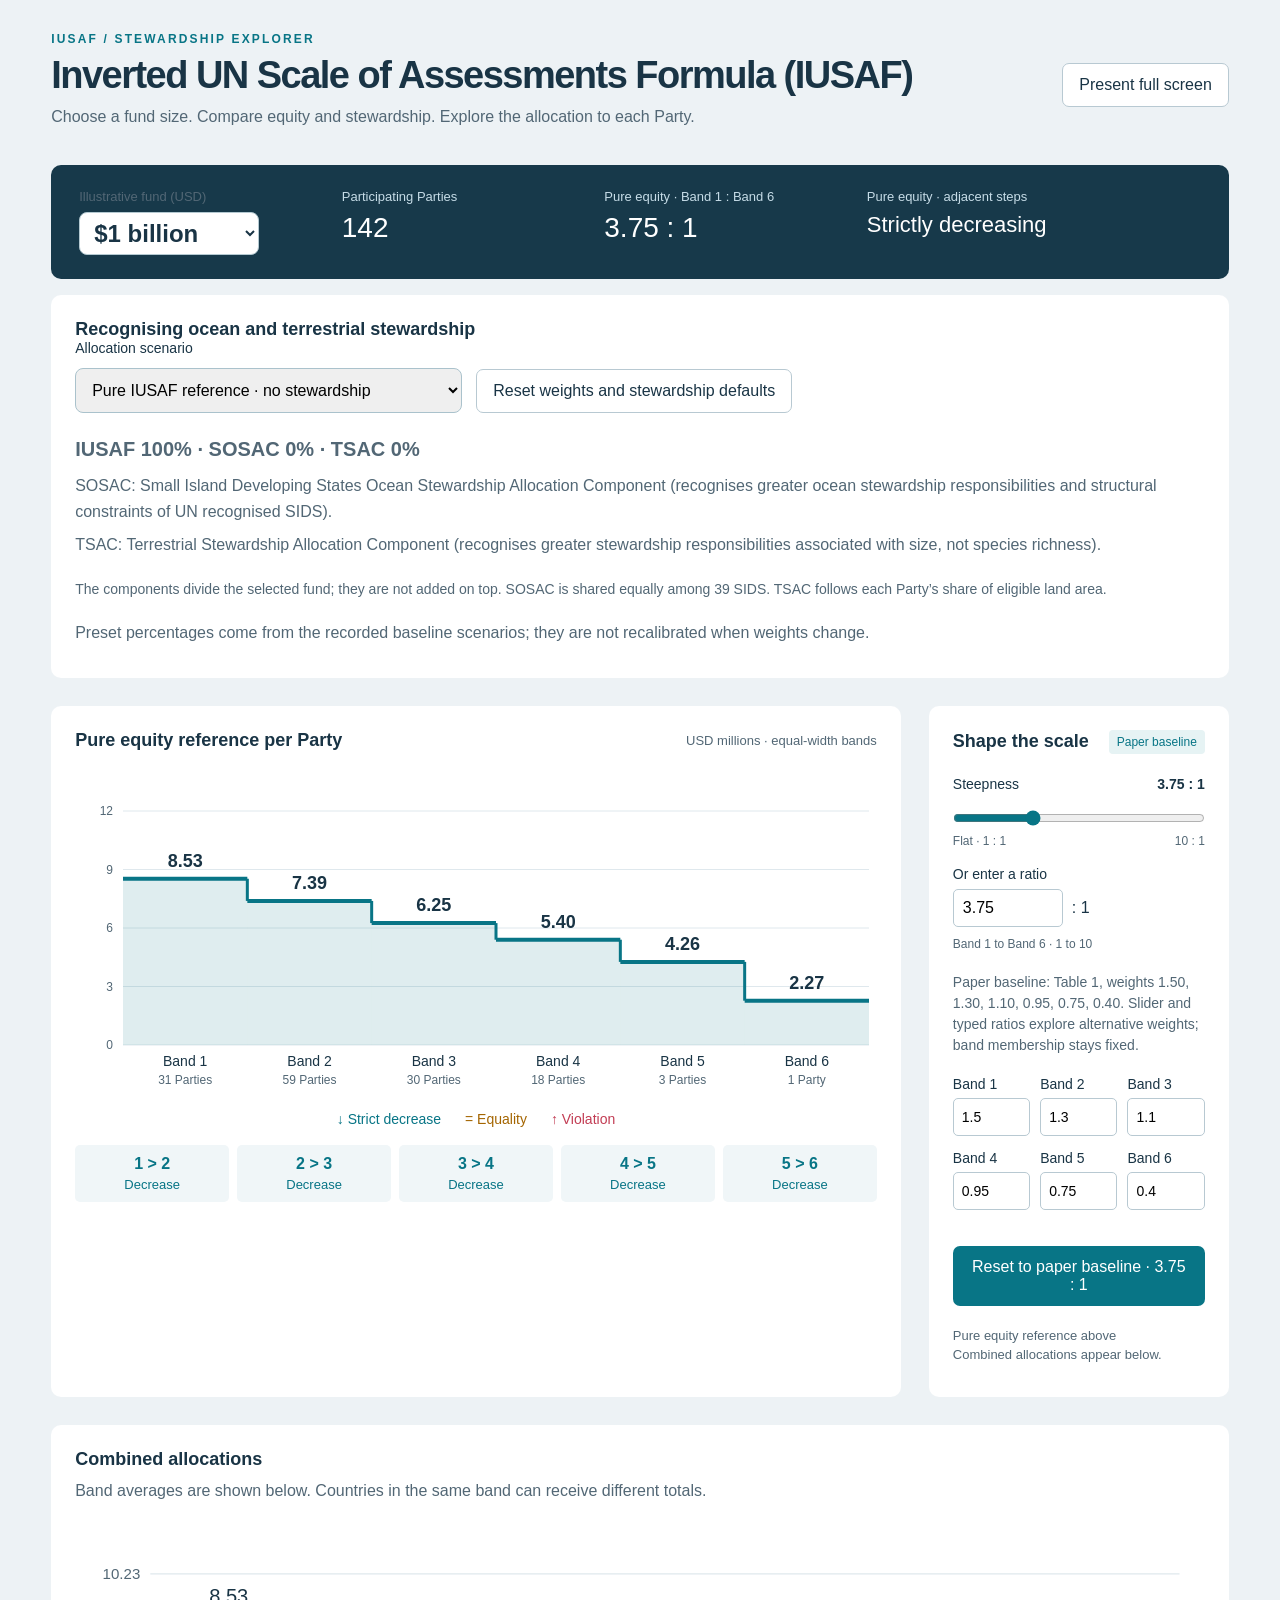
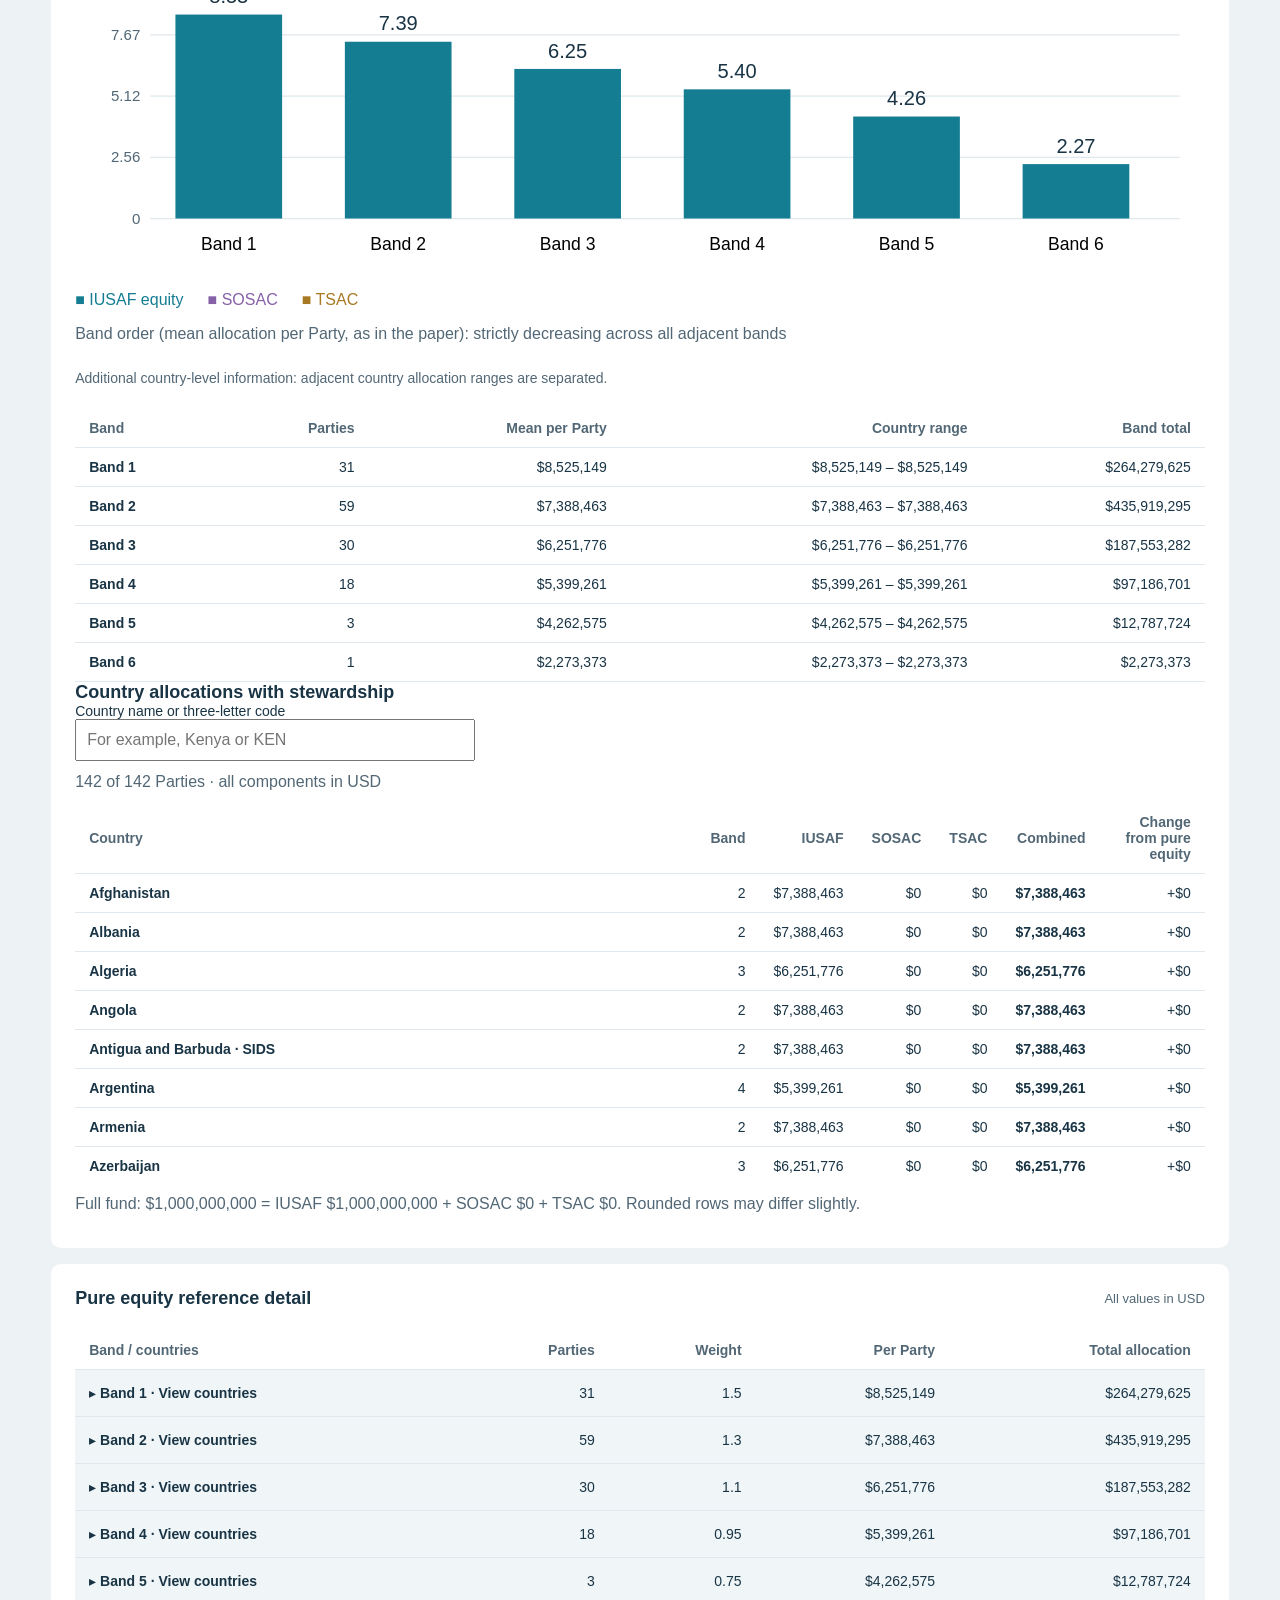
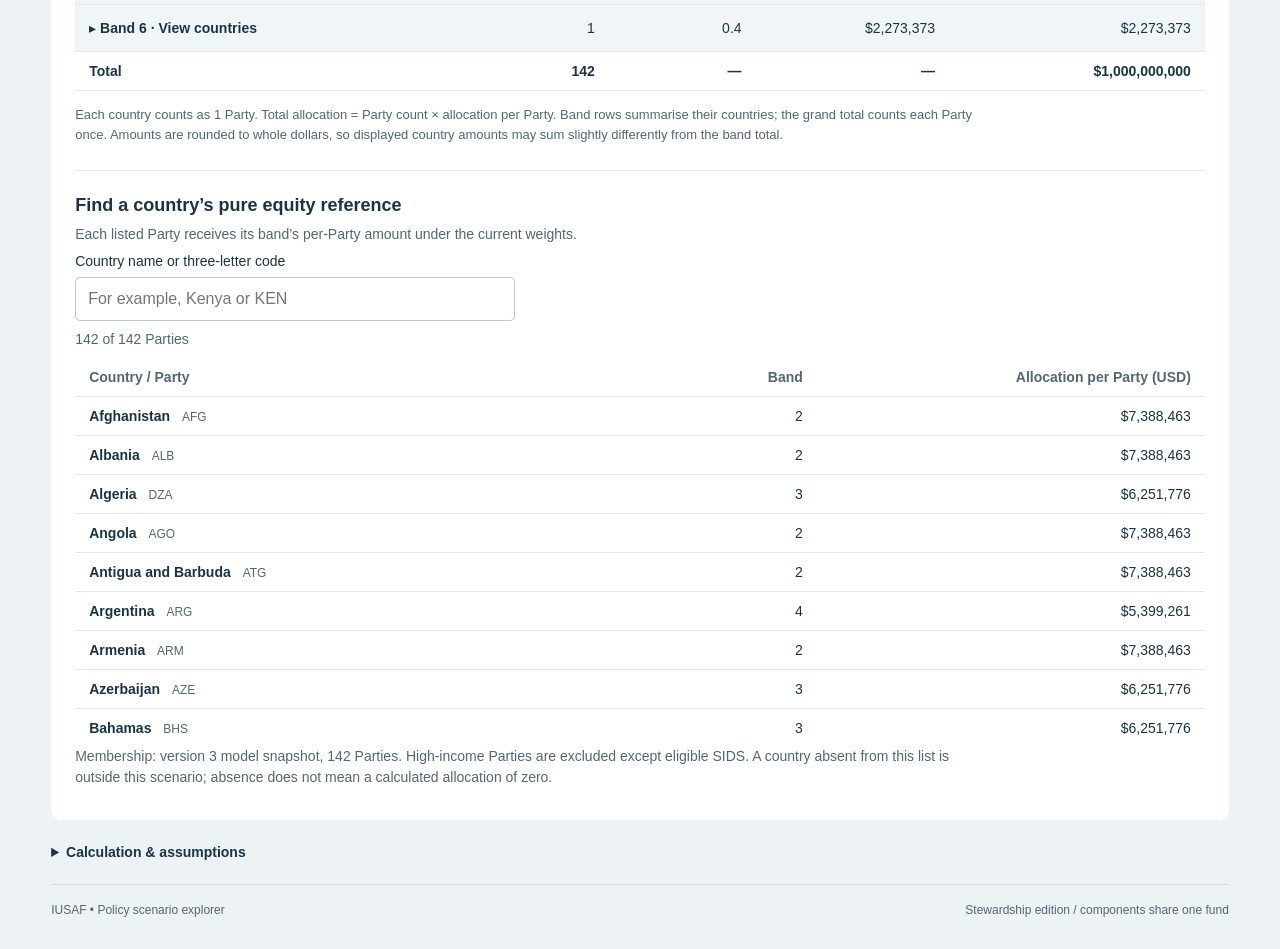
<file: docs/index.html>
<!doctype html>
<html lang="en"><head><meta charset="utf-8"><meta name="viewport" content="width=device-width,initial-scale=1"><title>Stewardship edition · Inverted UN Scale of Assessments Formula (IUSAF)</title><meta name="description" content="Explore six-band IUSAF equity allocations across 142 Parties."><link rel="icon" href="data:image/svg+xml,%3Csvg xmlns='http://www.w3.org/2000/svg' viewBox='0 0 32 32'%3E%3Cpath fill='%230c7180' d='M0 0h11v10h11v10h10v12H0z'/%3E%3C/svg%3E"><link rel="stylesheet" href="style.css"></head>
<body><main>
<header><div><div class="eyebrow">IUSAF / STEWARDSHIP EXPLORER</div><h1>Inverted UN Scale of Assessments Formula (IUSAF)</h1><p>Choose a fund size. Compare equity and stewardship. Explore the allocation to each Party.</p></div><button id="fullscreen">Present full screen</button></header>
<section class="summary" aria-label="Model summary"><div><label for="fund">Illustrative fund (USD)</label><select id="fund"><option value="50000000">$50 million</option><option value="200000000">$200 million</option><option value="500000000">$500 million</option><option value="1000000000" selected>$1 billion</option></select></div><div><span>Participating Parties</span><strong>142</strong></div><div><span>Pure equity · Band 1 : Band 6</span><strong id="ratio">3.75 : 1</strong></div><div><span>Pure equity · adjacent steps</span><strong id="status" aria-live="polite">Strictly decreasing</strong></div></section>
<section class="details stewardship"><h2>Recognising ocean and terrestrial stewardship</h2><label for="scenario">Allocation scenario</label><select id="scenario"><option value="pure" selected>Pure IUSAF reference · no stewardship</option><option value="ocean">SOSAC only · 3% SOSAC / 0% TSAC</option><option value="strict">Strict preset · 3% SOSAC / 1.5% TSAC</option><option value="gini">Gini minimum preset · 3% SOSAC / 2.5% TSAC</option><option value="boundary">Band boundary preset · 3% SOSAC / 3% TSAC</option></select><button id="stewardship-reset">Reset weights and stewardship defaults</button><p id="pool-summary" aria-live="polite"></p><p>SOSAC: Small Island Developing States Ocean Stewardship Allocation Component (recognises greater ocean stewardship responsibilities and structural constraints of UN recognised SIDS).</p><p>TSAC: Terrestrial Stewardship Allocation Component (recognises greater stewardship responsibilities associated with size, not species richness).</p><p class="hint">The components divide the selected fund; they are not added on top. SOSAC is shared equally among 39 SIDS. TSAC follows each Party’s share of eligible land area.</p><p id="preset-note"></p></section><section class="workspace"><div class="visual"><div class="chart-heading"><h2>Pure equity reference per Party</h2><span>USD millions · equal-width bands</span></div><div id="chart" role="img" aria-label="Six-band allocation staircase"></div><div class="legend"><span class="strict">↓ Strict decrease</span><span class="equal">= Equality</span><span class="violation">↑ Violation</span></div><div id="comparisons" class="comparisons" aria-label="Adjacent-band checks"></div></div>
<aside><div class="control-heading"><h2>Shape the scale</h2><span id="mode">Paper baseline</span></div><label for="steepness">Steepness <output id="target">3.75 : 1</output></label><input id="steepness" type="range" min="1" max="10" step=".01" value="3.75"><div class="range-labels"><span>Flat · 1 : 1</span><span>10 : 1</span></div><div class="ratio-entry"><label for="ratio-input">Or enter a ratio</label><div><input id="ratio-input" type="number" min="1" max="10" step="0.01" value="3.75" aria-describedby="ratio-help ratio-error"><span>: 1</span></div><span id="ratio-help">Band 1 to Band 6 · 1 to 10</span><p id="ratio-error" role="alert"></p></div><p class="hint">Paper baseline: Table 1, weights 1.50, 1.30, 1.10, 0.95, 0.75, 0.40. Slider and typed ratios explore alternative weights; band membership stays fixed.</p><div class="weight-grid" id="weights"></div><p id="error" role="alert"></p><button id="reset" class="primary">Reset to paper baseline · 3.75 : 1</button><p class="scope">Pure equity reference above<br><span>Combined allocations appear below.</span></p></aside></section>
<section class="details stewardship"><h2>Combined allocations</h2><p>Band averages are shown below. Countries in the same band can receive different totals.</p><div id="combined-chart" role="img" aria-label="Mean combined allocations by band"></div><p class="component-legend"><span>■ IUSAF equity</span><span>■ SOSAC</span><span>■ TSAC</span></p><p id="mean-order" aria-live="polite"></p><p id="country-order"></p><div class="table-wrap"><table><thead><tr><th>Band</th><th>Parties</th><th>Mean per Party</th><th>Country range</th><th>Band total</th></tr></thead><tbody id="combined-bands"></tbody></table></div><h2>Country allocations with stewardship</h2><label for="combined-search">Country name or three-letter code</label><input id="combined-search" type="search" placeholder="For example, Kenya or KEN"><p id="combined-count"></p><div class="country-results table-wrap"><table><thead><tr><th>Country</th><th>Band</th><th>IUSAF</th><th>SOSAC</th><th>TSAC</th><th>Combined</th><th>Change from pure equity</th></tr></thead><tbody id="combined-countries"></tbody></table></div><p id="combined-total"></p></section><section class="details"><div class="chart-heading"><h2>Pure equity reference detail</h2><span>All values in USD</span></div><div class="table-wrap"><table><thead><tr><th>Band / countries</th><th>Parties</th><th>Weight</th><th>Per Party</th><th>Total allocation</th></tr></thead><tbody id="rows"></tbody><tfoot><tr><th>Total</th><td>142</td><td>—</td><td>—</td><td id="fund-total">$1,000,000,000</td></tr></tfoot></table></div>
<p class="rounding-note">Each country counts as 1 Party. Total allocation = Party count × allocation per Party. Band rows summarise their countries; the grand total counts each Party once. Amounts are rounded to whole dollars, so displayed country amounts may sum slightly differently from the band total.</p><div class="country-lookup"><h2>Find a country’s pure equity reference</h2><p>Each listed Party receives its band’s per-Party amount under the current weights.</p><label for="country-search">Country name or three-letter code</label><input id="country-search" type="search" placeholder="For example, Kenya or KEN" autocomplete="off"><p id="country-count" role="status"></p><div class="country-results table-wrap"><table><thead><tr><th>Country / Party</th><th>Band</th><th>Allocation per Party (USD)</th></tr></thead><tbody id="country-rows"></tbody></table></div><p class="country-note">Membership: version 3 model snapshot, 142 Parties. High-income Parties are excluded except eligible SIDS. A country absent from this list is outside this scenario; absence does not mean a calculated allocation of zero.</p></div></section>
<details><summary>Calculation & assumptions</summary><p>Allocation per Party = fund × band weight ÷ sum of (Party count × weight). Counts: 31, 59, 30, 18, 3, 1. Every Party in a band receives the same allocation. Band totals are the per-Party allocation multiplied by that band’s membership.</p><p>The baseline matches Table 1 in iusaf_paper-07052026.docx. The slider interpolation is an exploratory rule introduced for this application, not a formula specified in the paper. The slider uses wᵢ(r) = 0.4 × (baseline wᵢ / 0.4)<sup>ln(r) / ln(3.75)</sup>. This preserves the baseline shape and makes the endpoint ratio exactly r. At 1:1 all weights are 0.4; at 3.75:1 they match the supplied baseline. Moving the slider replaces manual edits.</p><p>Strict monotonicity means A₁ &gt; A₂ &gt; A₃ &gt; A₄ &gt; A₅ &gt; A₆. Amber marks an equal adjacent pair; red marks a rising pair. Checks use unrounded weights, so displayed rounded amounts can look equal even when a small difference exists. Whole-dollar displays may differ slightly from the fund when summed due to rounding.</p><p>Inputs are taken from the supplied request. The referenced Table 1 PDF was not accessible in this workspace and has not been independently verified.</p></details><footer>IUSAF • Policy scenario explorer <span>Stewardship edition / components share one fund</span></footer>
</main><script src="model.js"></script><script src="countries.js"></script><script src="stewardship-data.js"></script><script src="stewardship-model.js"></script><script src="stewardship-ui.js"></script><script src="app.js"></script></body></html>
</file>
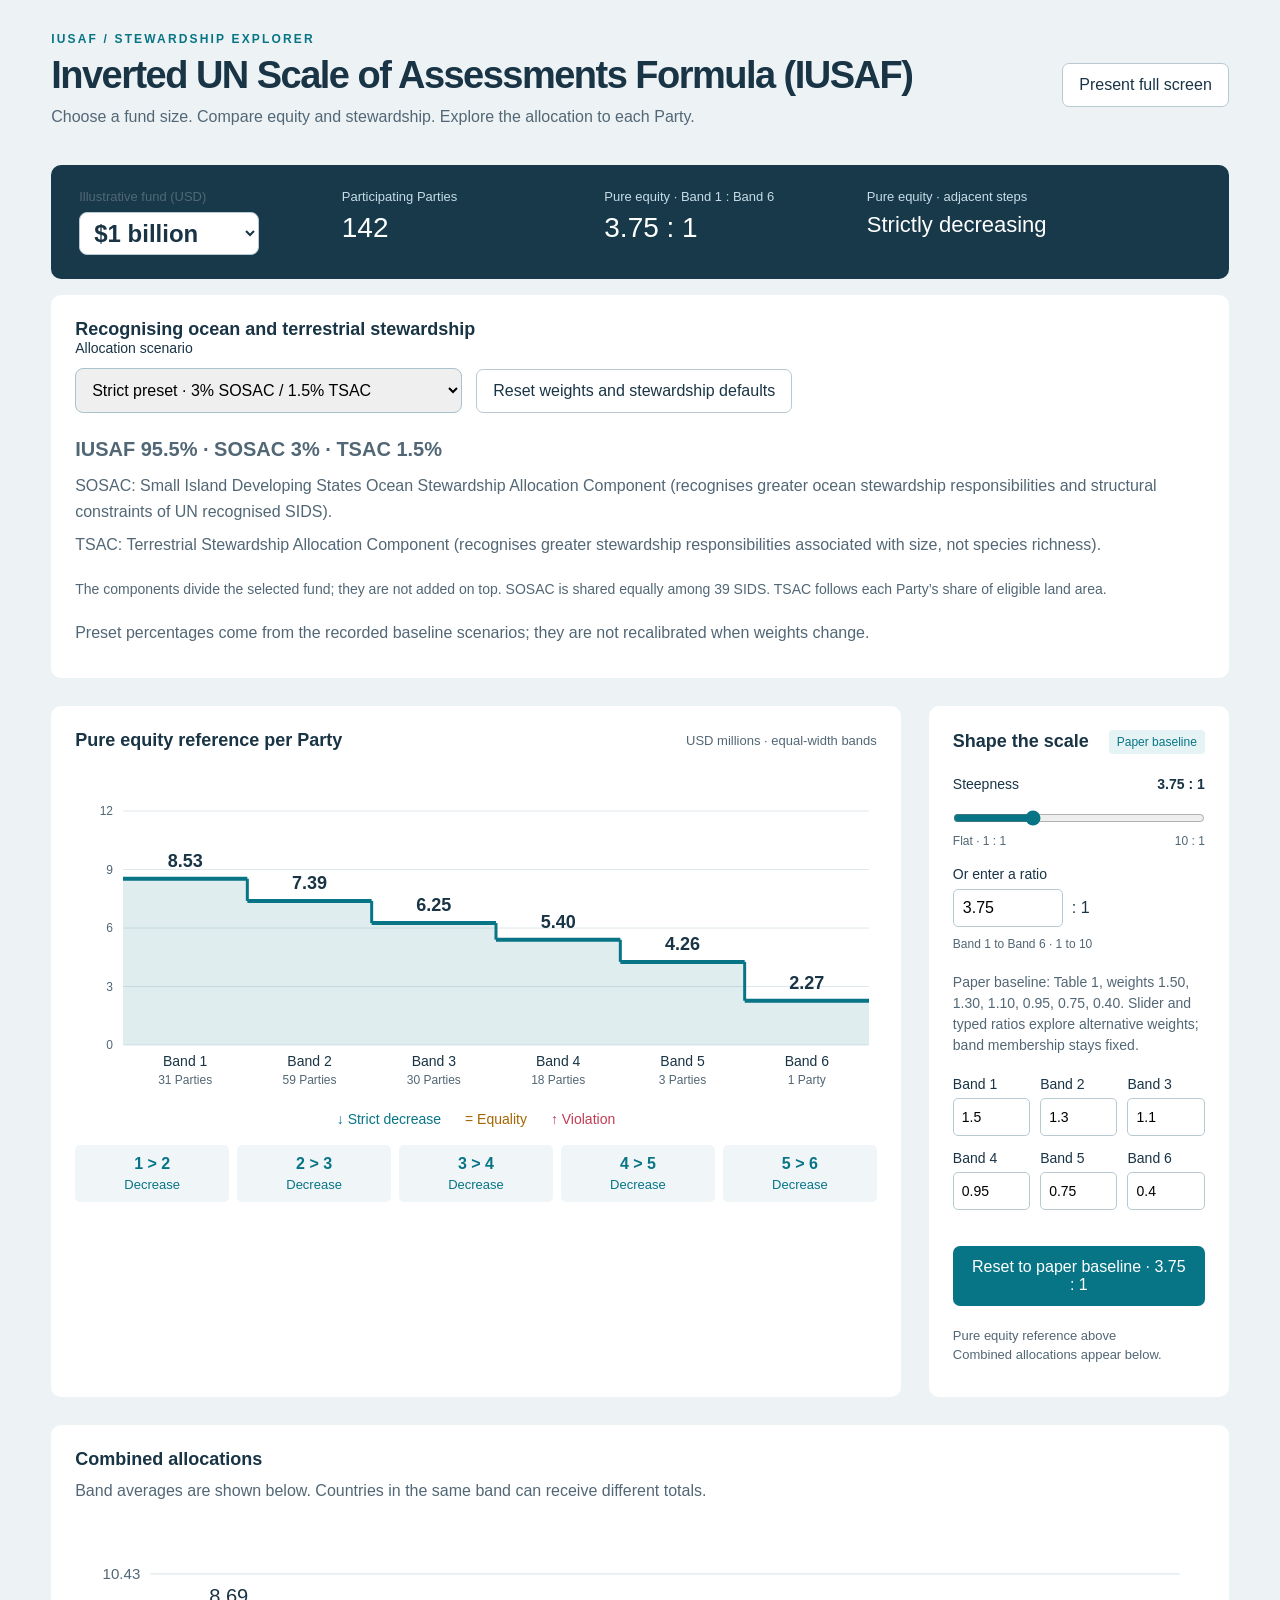
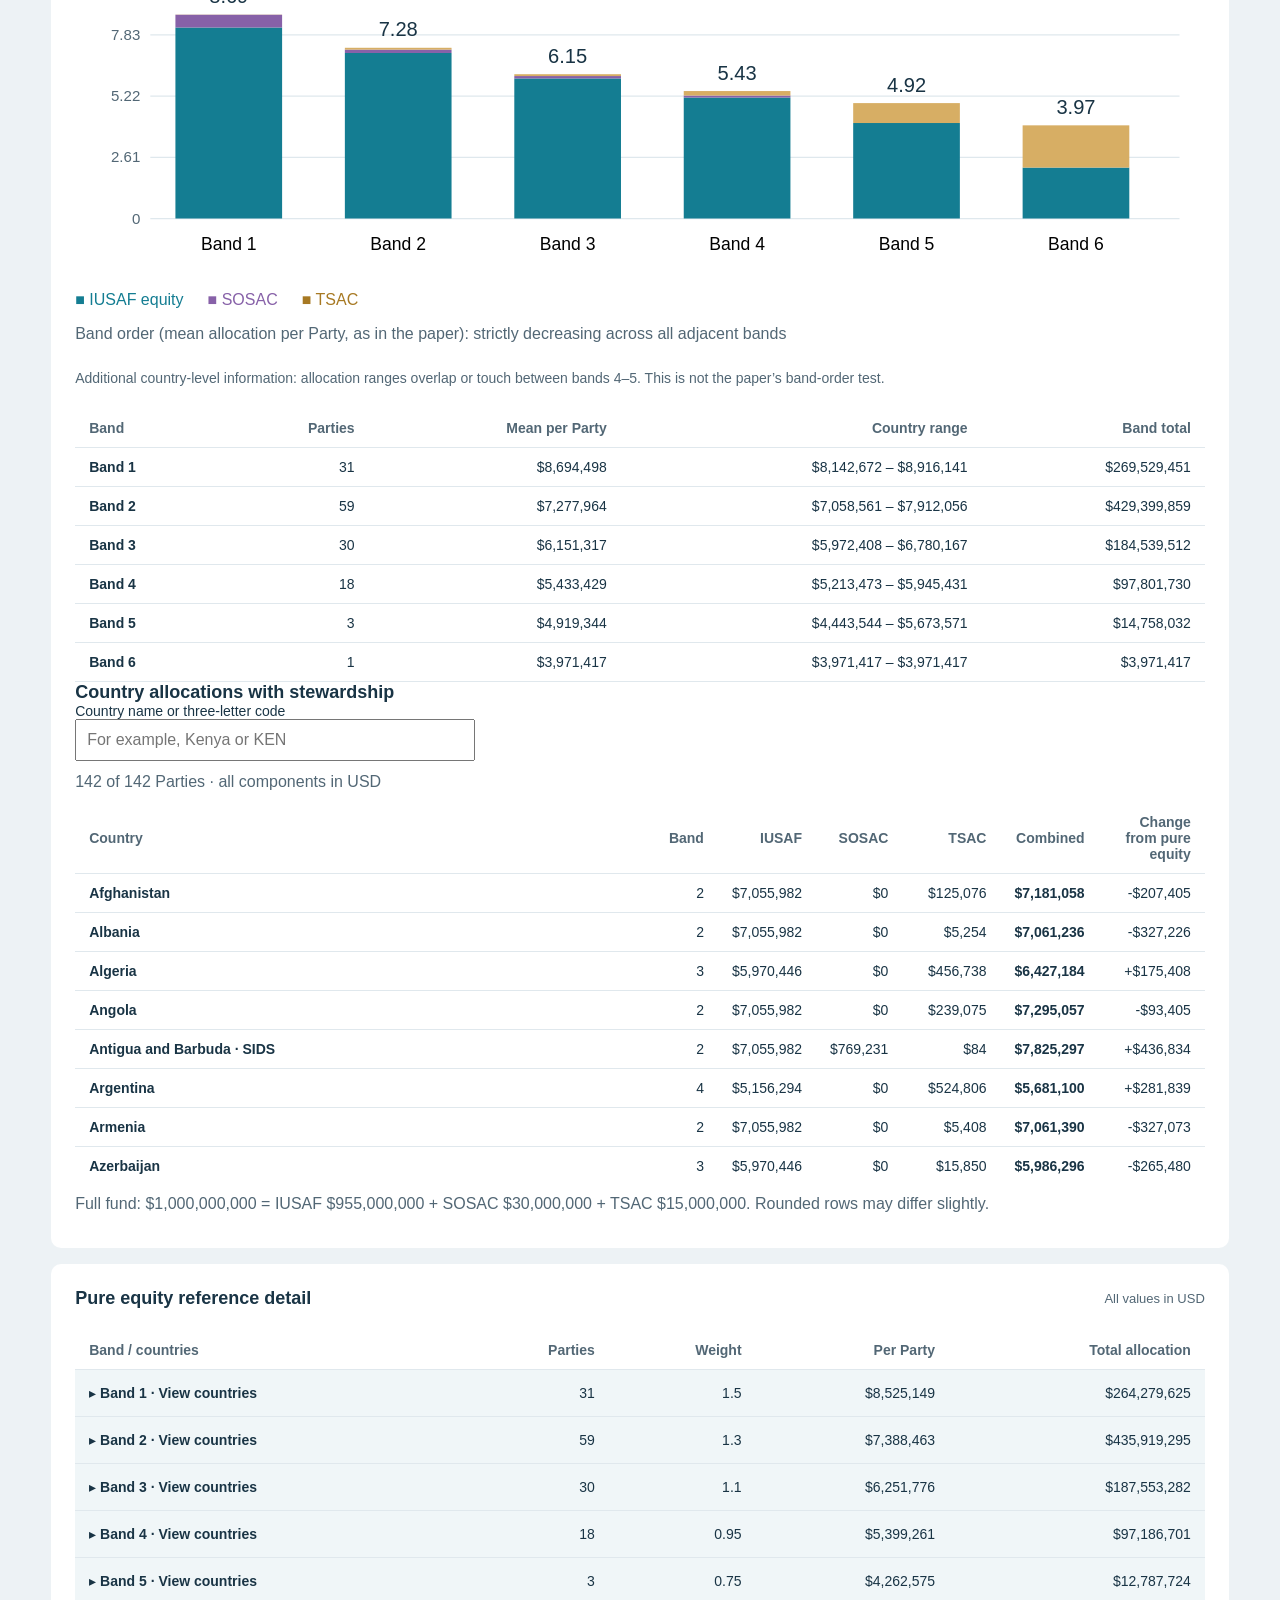
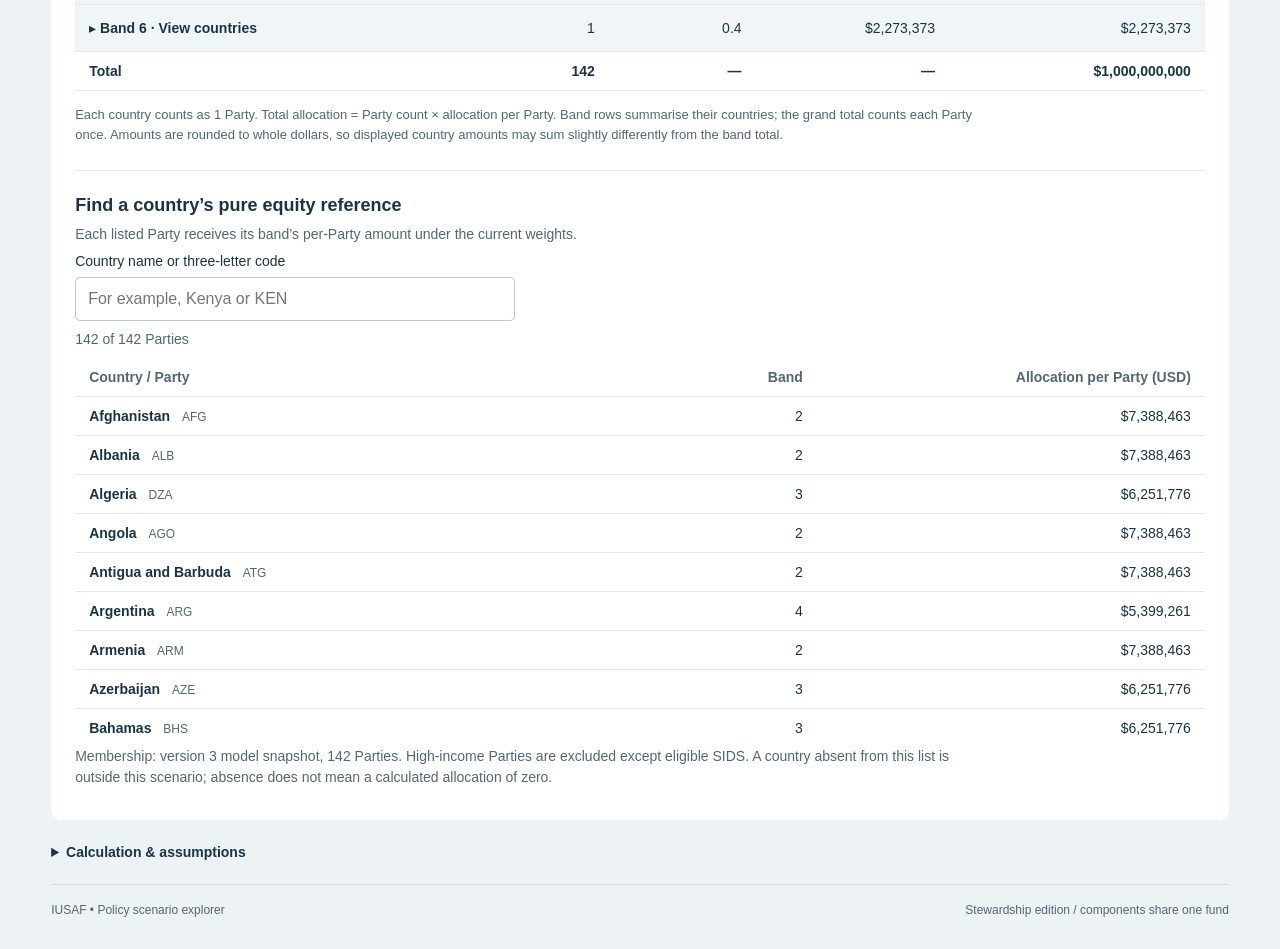
<file: outputs/iusaf-stewardship/index.html>
<!doctype html>
<html lang="en"><head><meta charset="utf-8"><meta name="viewport" content="width=device-width,initial-scale=1"><title>Stewardship edition · Inverted UN Scale of Assessments Formula (IUSAF)</title><meta name="description" content="Explore six-band IUSAF equity allocations across 142 Parties."><link rel="icon" href="data:image/svg+xml,%3Csvg xmlns='http://www.w3.org/2000/svg' viewBox='0 0 32 32'%3E%3Cpath fill='%230c7180' d='M0 0h11v10h11v10h10v12H0z'/%3E%3C/svg%3E"><link rel="stylesheet" href="style.css"></head>
<body><main>
<header><div><div class="eyebrow">IUSAF / STEWARDSHIP EXPLORER</div><h1>Inverted UN Scale of Assessments Formula (IUSAF)</h1><p>Choose a fund size. Compare equity and stewardship. Explore the allocation to each Party.</p></div><button id="fullscreen">Present full screen</button></header>
<section class="summary" aria-label="Model summary"><div><label for="fund">Illustrative fund (USD)</label><select id="fund"><option value="50000000">$50 million</option><option value="200000000">$200 million</option><option value="500000000">$500 million</option><option value="1000000000" selected>$1 billion</option></select></div><div><span>Participating Parties</span><strong>142</strong></div><div><span>Pure equity · Band 1 : Band 6</span><strong id="ratio">3.75 : 1</strong></div><div><span>Pure equity · adjacent steps</span><strong id="status" aria-live="polite">Strictly decreasing</strong></div></section>
<section class="details stewardship"><h2>Recognising ocean and terrestrial stewardship</h2><label for="scenario">Allocation scenario</label><select id="scenario"><option value="pure">Pure IUSAF reference · no stewardship</option><option value="ocean">SOSAC only · 3% SOSAC / 0% TSAC</option><option value="strict" selected>Strict preset · 3% SOSAC / 1.5% TSAC</option><option value="gini">Gini minimum preset · 3% SOSAC / 2.5% TSAC</option><option value="boundary">Band boundary preset · 3% SOSAC / 3% TSAC</option></select><button id="stewardship-reset">Reset weights and stewardship defaults</button><p id="pool-summary" aria-live="polite"></p><p>SOSAC: Small Island Developing States Ocean Stewardship Allocation Component (recognises greater ocean stewardship responsibilities and structural constraints of UN recognised SIDS).</p><p>TSAC: Terrestrial Stewardship Allocation Component (recognises greater stewardship responsibilities associated with size, not species richness).</p><p class="hint">The components divide the selected fund; they are not added on top. SOSAC is shared equally among 39 SIDS. TSAC follows each Party’s share of eligible land area.</p><p id="preset-note"></p></section><section class="workspace"><div class="visual"><div class="chart-heading"><h2>Pure equity reference per Party</h2><span>USD millions · equal-width bands</span></div><div id="chart" role="img" aria-label="Six-band allocation staircase"></div><div class="legend"><span class="strict">↓ Strict decrease</span><span class="equal">= Equality</span><span class="violation">↑ Violation</span></div><div id="comparisons" class="comparisons" aria-label="Adjacent-band checks"></div></div>
<aside><div class="control-heading"><h2>Shape the scale</h2><span id="mode">Paper baseline</span></div><label for="steepness">Steepness <output id="target">3.75 : 1</output></label><input id="steepness" type="range" min="1" max="10" step=".01" value="3.75"><div class="range-labels"><span>Flat · 1 : 1</span><span>10 : 1</span></div><div class="ratio-entry"><label for="ratio-input">Or enter a ratio</label><div><input id="ratio-input" type="number" min="1" max="10" step="0.01" value="3.75" aria-describedby="ratio-help ratio-error"><span>: 1</span></div><span id="ratio-help">Band 1 to Band 6 · 1 to 10</span><p id="ratio-error" role="alert"></p></div><p class="hint">Paper baseline: Table 1, weights 1.50, 1.30, 1.10, 0.95, 0.75, 0.40. Slider and typed ratios explore alternative weights; band membership stays fixed.</p><div class="weight-grid" id="weights"></div><p id="error" role="alert"></p><button id="reset" class="primary">Reset to paper baseline · 3.75 : 1</button><p class="scope">Pure equity reference above<br><span>Combined allocations appear below.</span></p></aside></section>
<section class="details stewardship"><h2>Combined allocations</h2><p>Band averages are shown below. Countries in the same band can receive different totals.</p><div id="combined-chart" role="img" aria-label="Mean combined allocations by band"></div><p class="component-legend"><span>■ IUSAF equity</span><span>■ SOSAC</span><span>■ TSAC</span></p><p id="mean-order" aria-live="polite"></p><p id="country-order"></p><div class="table-wrap"><table><thead><tr><th>Band</th><th>Parties</th><th>Mean per Party</th><th>Country range</th><th>Band total</th></tr></thead><tbody id="combined-bands"></tbody></table></div><h2>Country allocations with stewardship</h2><label for="combined-search">Country name or three-letter code</label><input id="combined-search" type="search" placeholder="For example, Kenya or KEN"><p id="combined-count"></p><div class="country-results table-wrap"><table><thead><tr><th>Country</th><th>Band</th><th>IUSAF</th><th>SOSAC</th><th>TSAC</th><th>Combined</th><th>Change from pure equity</th></tr></thead><tbody id="combined-countries"></tbody></table></div><p id="combined-total"></p></section><section class="details"><div class="chart-heading"><h2>Pure equity reference detail</h2><span>All values in USD</span></div><div class="table-wrap"><table><thead><tr><th>Band / countries</th><th>Parties</th><th>Weight</th><th>Per Party</th><th>Total allocation</th></tr></thead><tbody id="rows"></tbody><tfoot><tr><th>Total</th><td>142</td><td>—</td><td>—</td><td id="fund-total">$1,000,000,000</td></tr></tfoot></table></div>
<p class="rounding-note">Each country counts as 1 Party. Total allocation = Party count × allocation per Party. Band rows summarise their countries; the grand total counts each Party once. Amounts are rounded to whole dollars, so displayed country amounts may sum slightly differently from the band total.</p><div class="country-lookup"><h2>Find a country’s pure equity reference</h2><p>Each listed Party receives its band’s per-Party amount under the current weights.</p><label for="country-search">Country name or three-letter code</label><input id="country-search" type="search" placeholder="For example, Kenya or KEN" autocomplete="off"><p id="country-count" role="status"></p><div class="country-results table-wrap"><table><thead><tr><th>Country / Party</th><th>Band</th><th>Allocation per Party (USD)</th></tr></thead><tbody id="country-rows"></tbody></table></div><p class="country-note">Membership: version 3 model snapshot, 142 Parties. High-income Parties are excluded except eligible SIDS. A country absent from this list is outside this scenario; absence does not mean a calculated allocation of zero.</p></div></section>
<details><summary>Calculation & assumptions</summary><p>Allocation per Party = fund × band weight ÷ sum of (Party count × weight). Counts: 31, 59, 30, 18, 3, 1. Every Party in a band receives the same allocation. Band totals are the per-Party allocation multiplied by that band’s membership.</p><p>The baseline matches Table 1 in iusaf_paper-07052026.docx. The slider interpolation is an exploratory rule introduced for this application, not a formula specified in the paper. The slider uses wᵢ(r) = 0.4 × (baseline wᵢ / 0.4)<sup>ln(r) / ln(3.75)</sup>. This preserves the baseline shape and makes the endpoint ratio exactly r. At 1:1 all weights are 0.4; at 3.75:1 they match the supplied baseline. Moving the slider replaces manual edits.</p><p>Strict monotonicity means A₁ &gt; A₂ &gt; A₃ &gt; A₄ &gt; A₅ &gt; A₆. Amber marks an equal adjacent pair; red marks a rising pair. Checks use unrounded weights, so displayed rounded amounts can look equal even when a small difference exists. Whole-dollar displays may differ slightly from the fund when summed due to rounding.</p><p>Inputs are taken from the supplied request. The referenced Table 1 PDF was not accessible in this workspace and has not been independently verified.</p></details><footer>IUSAF • Policy scenario explorer <span>Stewardship edition / components share one fund</span></footer>
</main><script src="model.js"></script><script src="countries.js"></script><script src="stewardship-data.js"></script><script src="stewardship-model.js"></script><script src="stewardship-ui.js"></script><script src="app.js"></script></body></html>
</file>
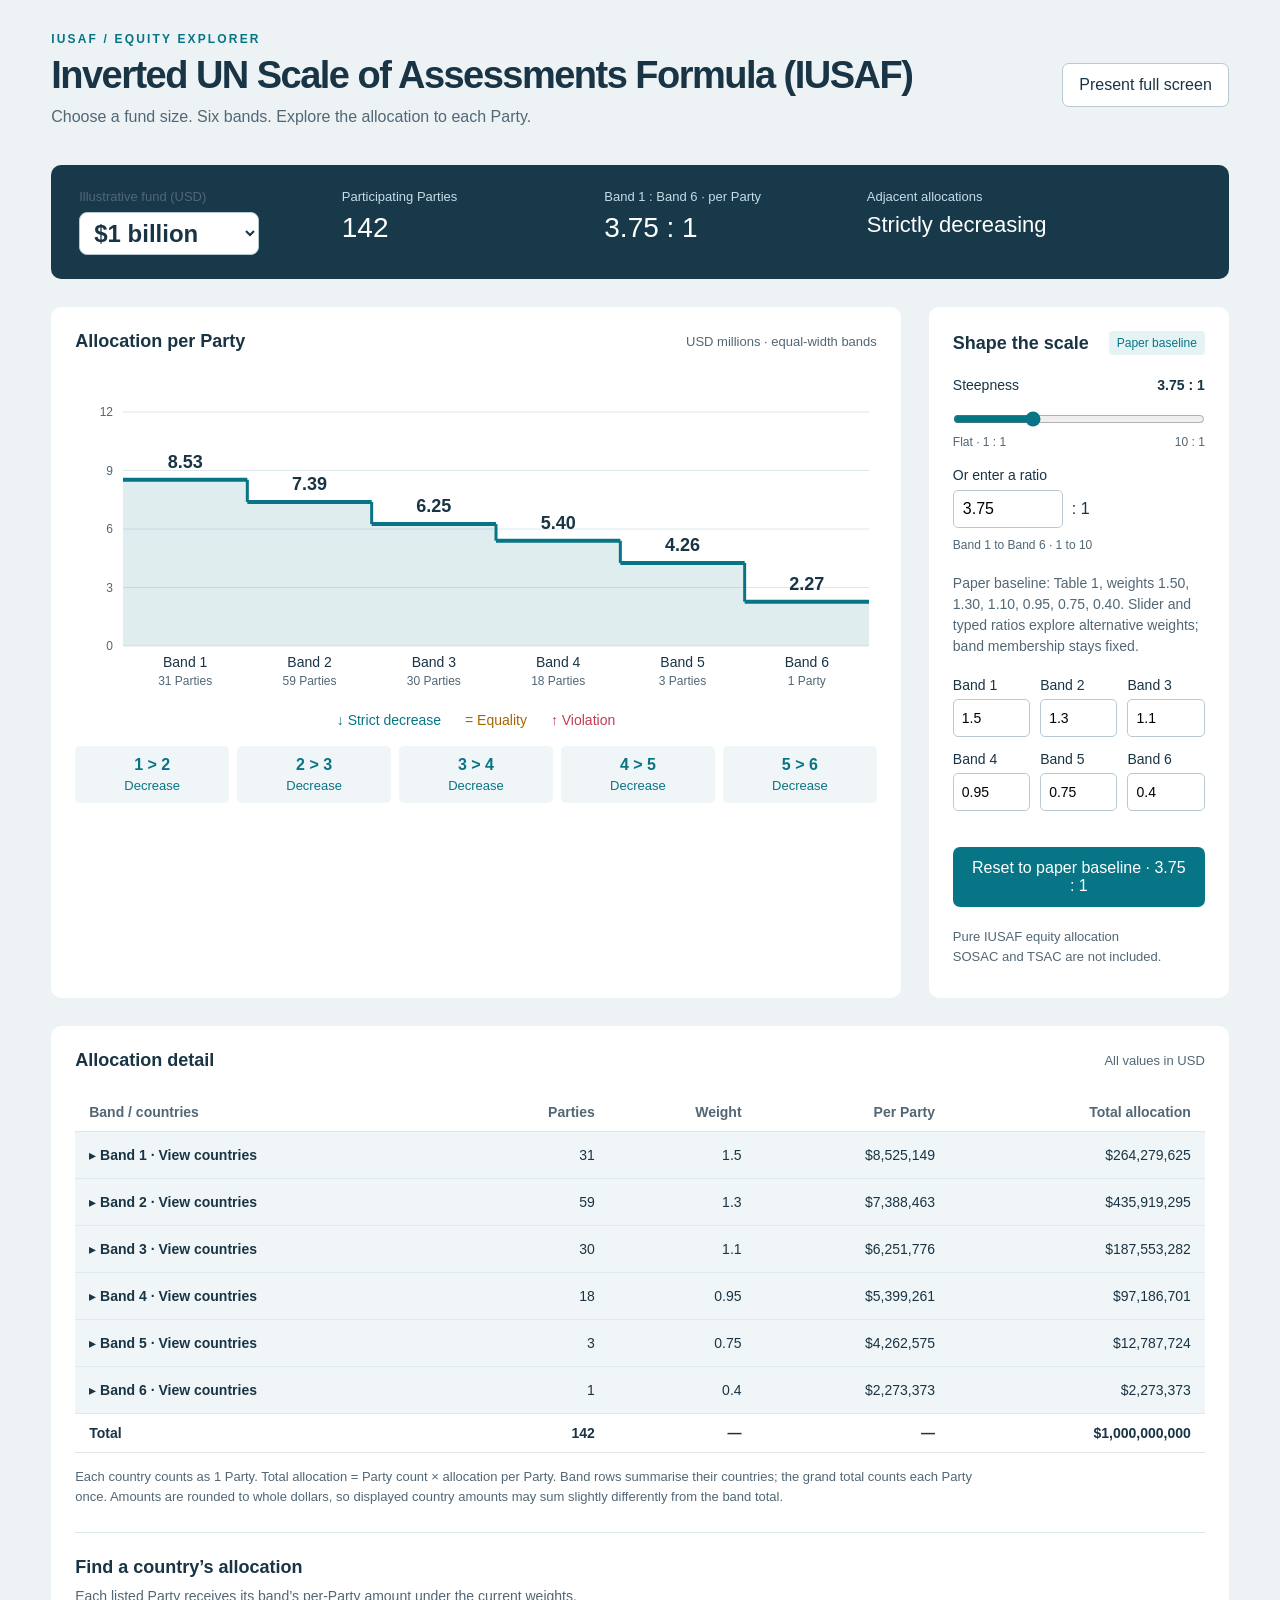
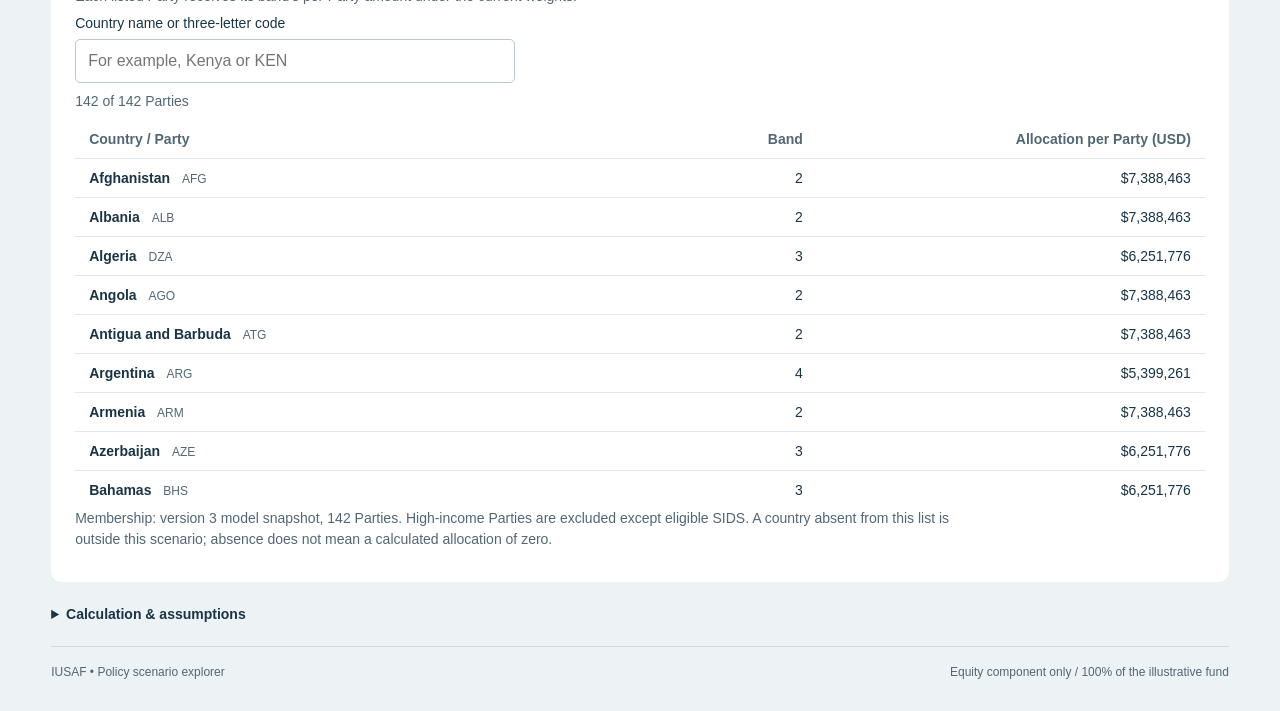
<file: outputs/iusaf/index.html>
<!doctype html>
<html lang="en"><head><meta charset="utf-8"><meta name="viewport" content="width=device-width,initial-scale=1"><title>Inverted UN Scale of Assessments Formula (IUSAF)</title><meta name="description" content="Explore six-band IUSAF equity allocations across 142 Parties."><link rel="icon" href="data:image/svg+xml,%3Csvg xmlns='http://www.w3.org/2000/svg' viewBox='0 0 32 32'%3E%3Cpath fill='%230c7180' d='M0 0h11v10h11v10h10v12H0z'/%3E%3C/svg%3E"><link rel="stylesheet" href="style.css"></head>
<body><main>
<header><div><div class="eyebrow">IUSAF / EQUITY EXPLORER</div><h1>Inverted UN Scale of Assessments Formula (IUSAF)</h1><p>Choose a fund size. Six bands. Explore the allocation to each Party.</p></div><button id="fullscreen">Present full screen</button></header>
<section class="summary" aria-label="Model summary"><div><label for="fund">Illustrative fund (USD)</label><select id="fund"><option value="50000000">$50 million</option><option value="200000000">$200 million</option><option value="500000000">$500 million</option><option value="1000000000" selected>$1 billion</option></select></div><div><span>Participating Parties</span><strong>142</strong></div><div><span>Band 1 : Band 6 · per Party</span><strong id="ratio">3.75 : 1</strong></div><div><span>Adjacent allocations</span><strong id="status" aria-live="polite">Strictly decreasing</strong></div></section>
<section class="workspace"><div class="visual"><div class="chart-heading"><h2>Allocation per Party</h2><span>USD millions · equal-width bands</span></div><div id="chart" role="img" aria-label="Six-band allocation staircase"></div><div class="legend"><span class="strict">↓ Strict decrease</span><span class="equal">= Equality</span><span class="violation">↑ Violation</span></div><div id="comparisons" class="comparisons" aria-label="Adjacent-band checks"></div></div>
<aside><div class="control-heading"><h2>Shape the scale</h2><span id="mode">Paper baseline</span></div><label for="steepness">Steepness <output id="target">3.75 : 1</output></label><input id="steepness" type="range" min="1" max="10" step=".01" value="3.75"><div class="range-labels"><span>Flat · 1 : 1</span><span>10 : 1</span></div><div class="ratio-entry"><label for="ratio-input">Or enter a ratio</label><div><input id="ratio-input" type="number" min="1" max="10" step="0.01" value="3.75" aria-describedby="ratio-help ratio-error"><span>: 1</span></div><span id="ratio-help">Band 1 to Band 6 · 1 to 10</span><p id="ratio-error" role="alert"></p></div><p class="hint">Paper baseline: Table 1, weights 1.50, 1.30, 1.10, 0.95, 0.75, 0.40. Slider and typed ratios explore alternative weights; band membership stays fixed.</p><div class="weight-grid" id="weights"></div><p id="error" role="alert"></p><button id="reset" class="primary">Reset to paper baseline · 3.75 : 1</button><p class="scope">Pure IUSAF equity allocation<br><span>SOSAC and TSAC are not included.</span></p></aside></section>
<section class="details"><div class="chart-heading"><h2>Allocation detail</h2><span>All values in USD</span></div><div class="table-wrap"><table><thead><tr><th>Band / countries</th><th>Parties</th><th>Weight</th><th>Per Party</th><th>Total allocation</th></tr></thead><tbody id="rows"></tbody><tfoot><tr><th>Total</th><td>142</td><td>—</td><td>—</td><td id="fund-total">$1,000,000,000</td></tr></tfoot></table></div>
<p class="rounding-note">Each country counts as 1 Party. Total allocation = Party count × allocation per Party. Band rows summarise their countries; the grand total counts each Party once. Amounts are rounded to whole dollars, so displayed country amounts may sum slightly differently from the band total.</p><div class="country-lookup"><h2>Find a country’s allocation</h2><p>Each listed Party receives its band’s per-Party amount under the current weights.</p><label for="country-search">Country name or three-letter code</label><input id="country-search" type="search" placeholder="For example, Kenya or KEN" autocomplete="off"><p id="country-count" role="status"></p><div class="country-results table-wrap"><table><thead><tr><th>Country / Party</th><th>Band</th><th>Allocation per Party (USD)</th></tr></thead><tbody id="country-rows"></tbody></table></div><p class="country-note">Membership: version 3 model snapshot, 142 Parties. High-income Parties are excluded except eligible SIDS. A country absent from this list is outside this scenario; absence does not mean a calculated allocation of zero.</p></div></section>
<details><summary>Calculation & assumptions</summary><p>Allocation per Party = fund × band weight ÷ sum of (Party count × weight). Counts: 31, 59, 30, 18, 3, 1. Every Party in a band receives the same allocation. Band totals are the per-Party allocation multiplied by that band’s membership.</p><p>The baseline matches Table 1 in iusaf_paper-07052026.docx. The slider interpolation is an exploratory rule introduced for this application, not a formula specified in the paper. The slider uses wᵢ(r) = 0.4 × (baseline wᵢ / 0.4)<sup>ln(r) / ln(3.75)</sup>. This preserves the baseline shape and makes the endpoint ratio exactly r. At 1:1 all weights are 0.4; at 3.75:1 they match the supplied baseline. Moving the slider replaces manual edits.</p><p>Strict monotonicity means A₁ &gt; A₂ &gt; A₃ &gt; A₄ &gt; A₅ &gt; A₆. Amber marks an equal adjacent pair; red marks a rising pair. Checks use unrounded weights, so displayed rounded amounts can look equal even when a small difference exists. Whole-dollar displays may differ slightly from the fund when summed due to rounding.</p><p>Inputs are taken from the supplied request. The referenced Table 1 PDF was not accessible in this workspace and has not been independently verified.</p></details><footer>IUSAF • Policy scenario explorer <span>Equity component only / 100% of the illustrative fund</span></footer>
</main><script src="model.js"></script><script src="countries.js"></script><script src="app.js"></script></body></html>
</file>
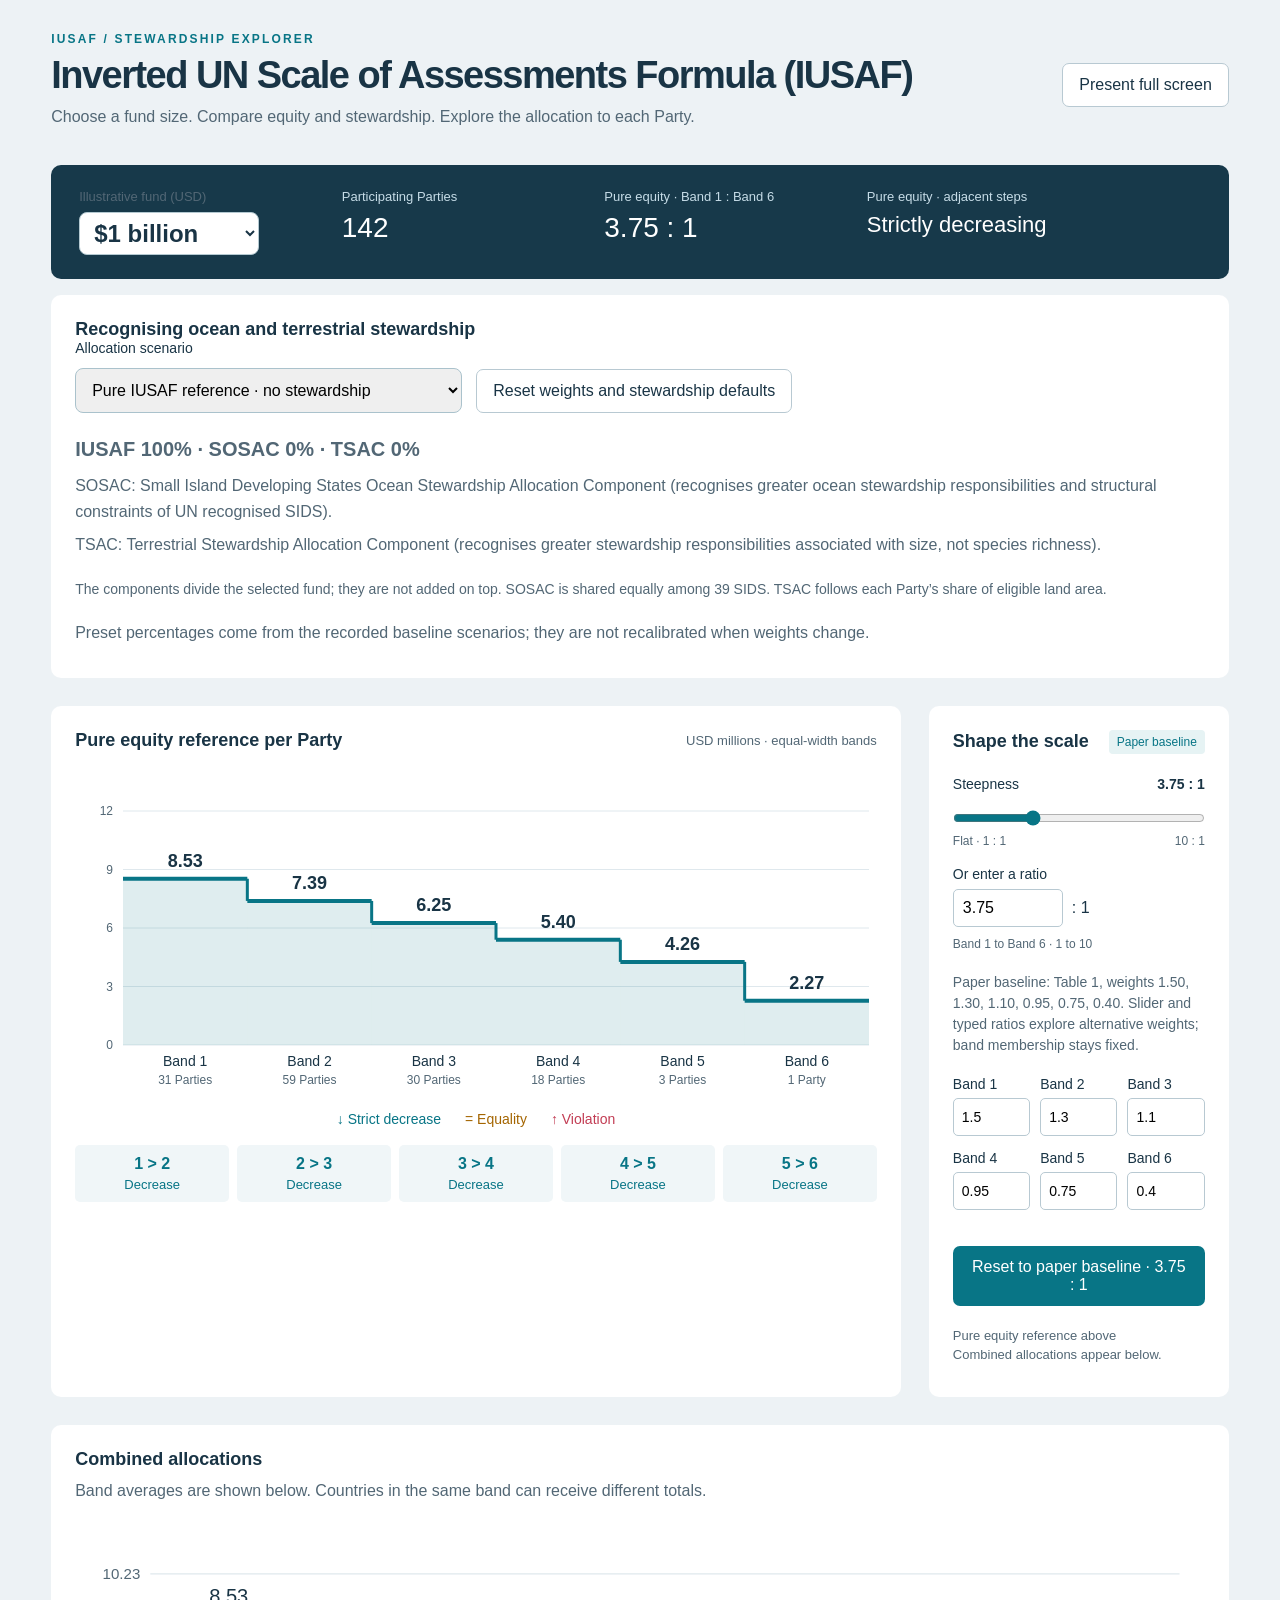
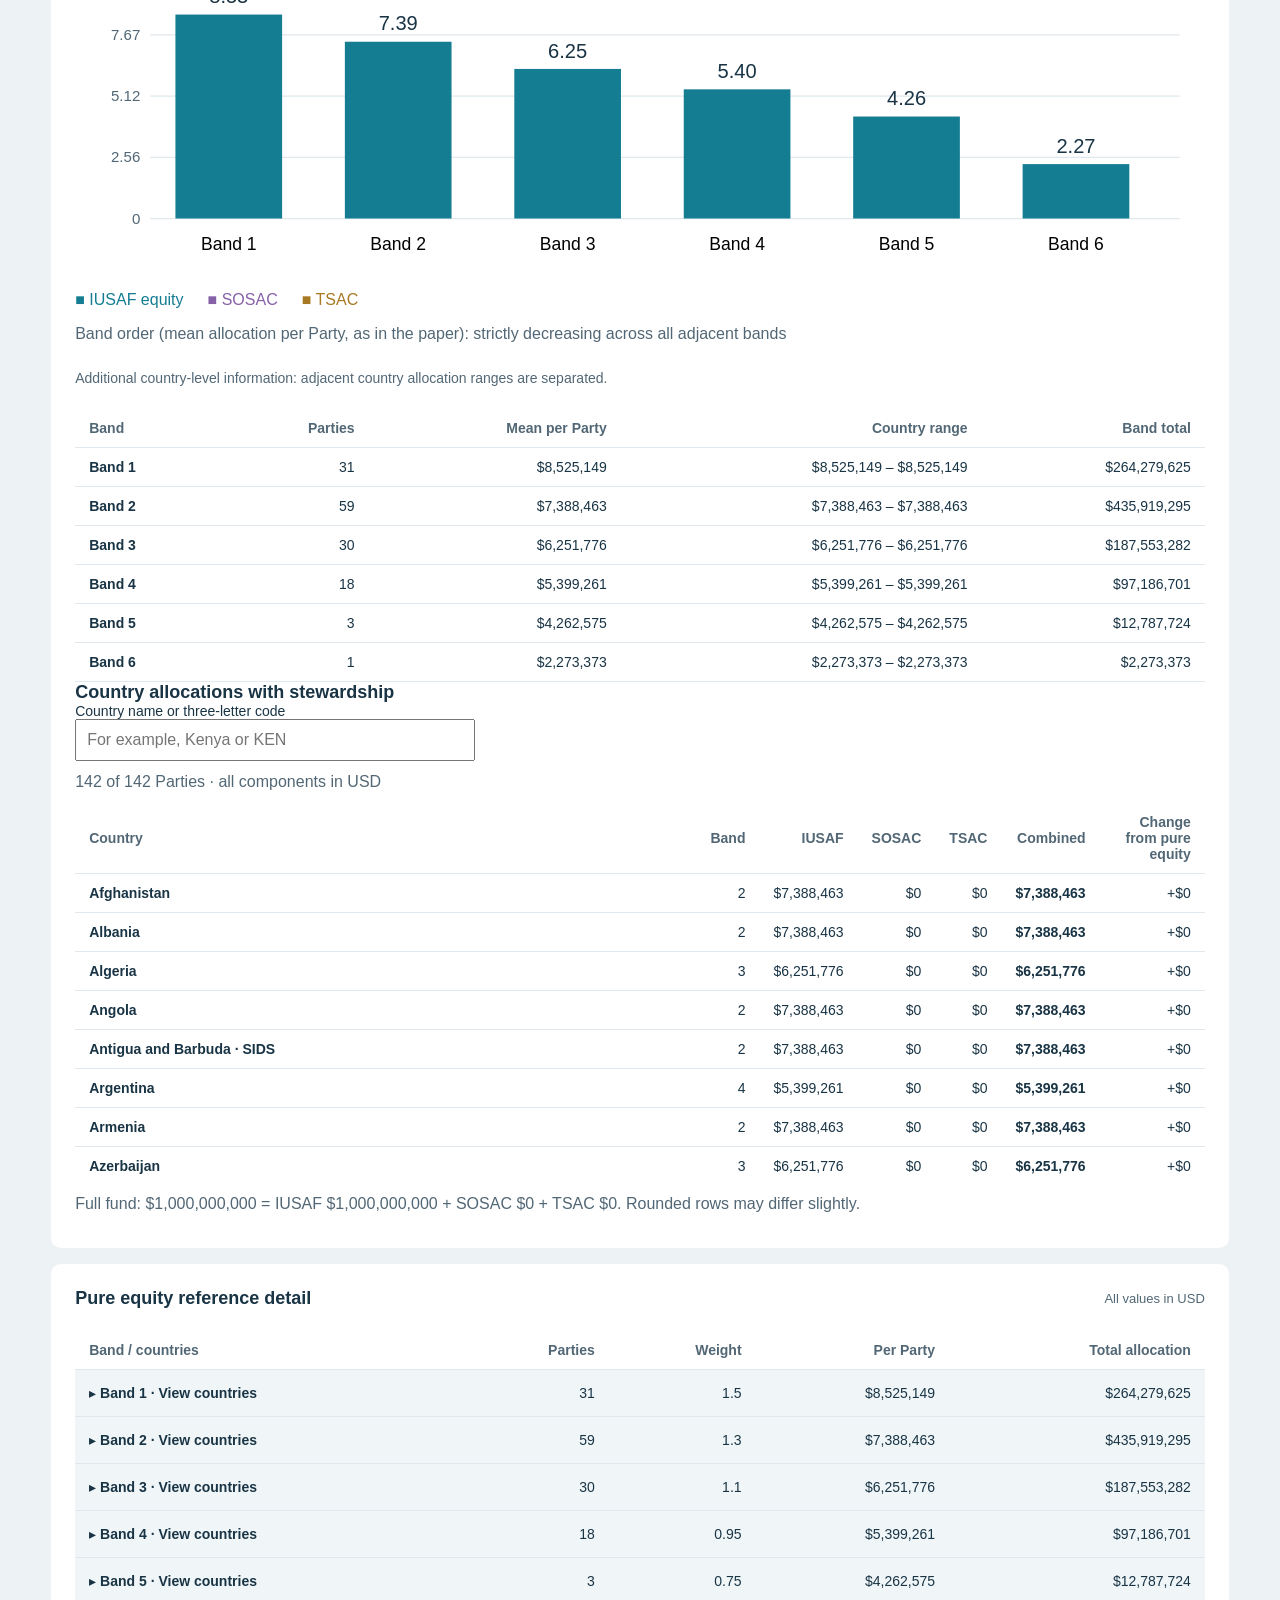
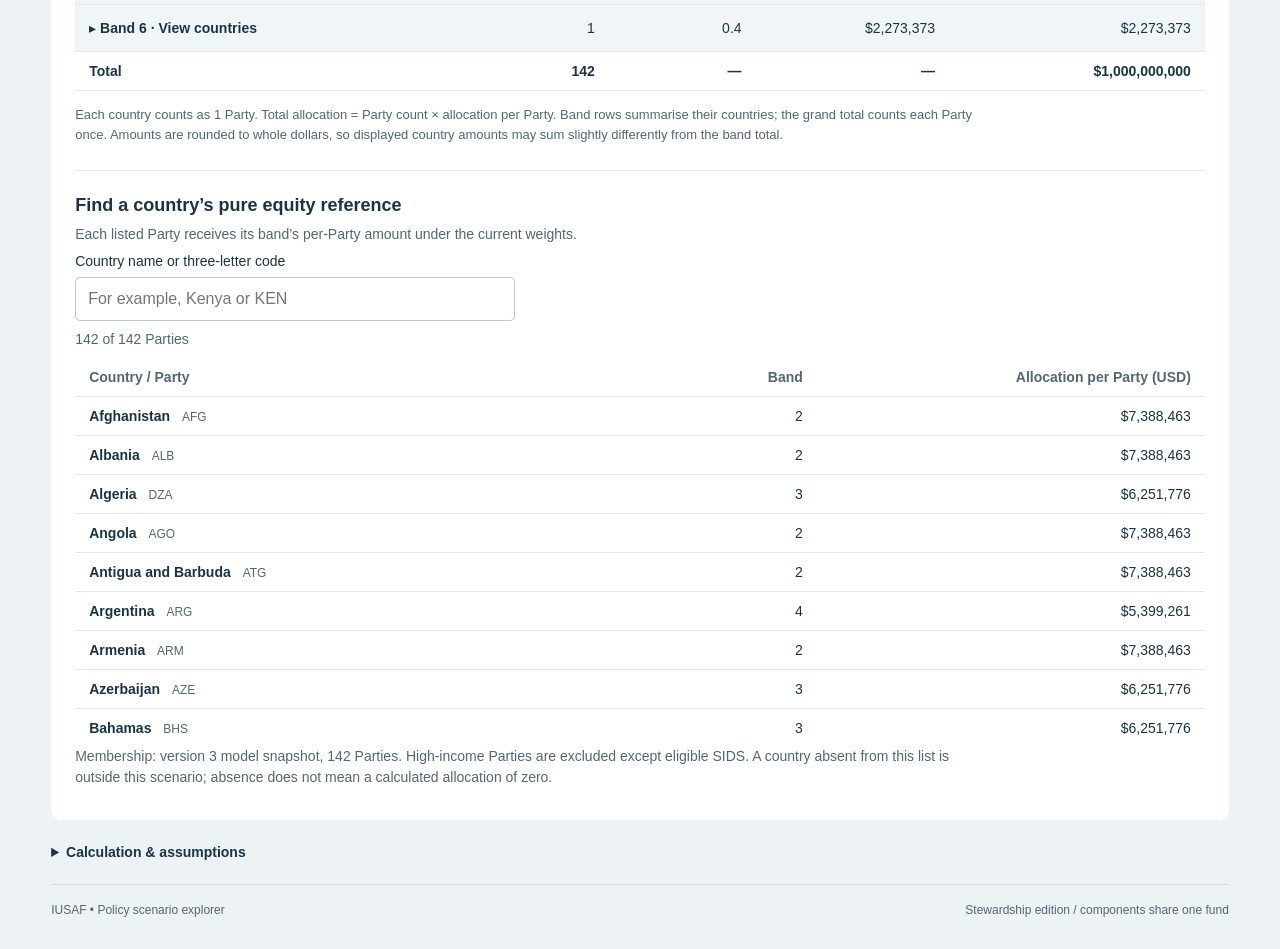
<file: docs/IUSAF-stewardship.html>
<!doctype html>
<html lang="en"><head><meta charset="utf-8"><meta name="viewport" content="width=device-width,initial-scale=1"><title>Stewardship edition · Inverted UN Scale of Assessments Formula (IUSAF)</title><meta name="description" content="Explore six-band IUSAF equity allocations across 142 Parties."><link rel="icon" href="data:image/svg+xml,%3Csvg xmlns='http://www.w3.org/2000/svg' viewBox='0 0 32 32'%3E%3Cpath fill='%230c7180' d='M0 0h11v10h11v10h10v12H0z'/%3E%3C/svg%3E"><style>:root{font-family:Inter,Arial,sans-serif;color:#193445;background:#edf2f5;font-synthesis:none;--strict:#087586;--equal:#a46500;--violation:#c23c53}*{box-sizing:border-box}body{margin:0}main{max-width:1500px;margin:auto;padding:32px 4vw}header{display:flex;justify-content:space-between;align-items:center;gap:20px;margin-bottom:28px}.eyebrow{font-size:12px;letter-spacing:.18em;font-weight:700;color:#087586}h1{font-size:38px;letter-spacing:-.04em;margin:8px 0}p{line-height:1.5;margin:8px 0;color:#526775}h2{font-size:18px;margin:0}button{font:inherit;padding:12px 16px;border:1px solid #b8c9d2;border-radius:7px;background:white;color:#193445;cursor:pointer}button:hover{background:#e5f2f4}button:focus-visible,input:focus-visible,summary:focus-visible{outline:3px solid #138bcb;outline-offset:4px}.summary{display:grid;grid-template-columns:1fr 1fr 1fr 1.4fr;background:#17394a;color:white;border-radius:10px;padding:24px 28px;gap:24px}.summary span{font-size:13px;color:#c6dce7;display:block;margin-bottom:8px}.summary strong{font-size:28px;font-weight:500;white-space:nowrap}.summary div:last-child strong{font-size:22px}.workspace{display:grid;grid-template-columns:minmax(0,1fr) 300px;gap:28px;margin:28px 0}.visual,aside,.details{background:white;border-radius:10px;padding:24px}.chart-heading,.control-heading{display:flex;justify-content:space-between;align-items:center;gap:10px;margin-bottom:22px}.chart-heading span{font-size:13px;color:#526775}#chart{height:320px;width:100%}#chart svg{display:block;overflow:visible}.legend{display:flex;justify-content:center;gap:24px;font-size:14px;margin:18px 0}.strict{color:var(--strict)}.equal{color:var(--equal)}.violation{color:var(--violation)}.comparisons{display:grid;grid-template-columns:repeat(5,1fr);gap:8px}.comparison{text-align:center;font-size:13px;background:#f0f6f8;padding:10px 3px;border-radius:5px}.comparison.equal{background:#fff3d7}.comparison.violation{background:#ffeaf0}.comparison b{display:block;font-size:16px;margin-bottom:4px}.control-heading span{font-size:12px;background:#e6f3f4;color:#087586;padding:5px 8px;border-radius:4px}label{font-size:14px;display:block}output{float:right;font-weight:700}input[type=range]{width:100%;margin:18px 0 8px;accent-color:#087586}.range-labels{display:flex;justify-content:space-between;font-size:12px;color:#526775}.hint{font-size:14px;margin:20px 0}.weight-grid{display:grid;grid-template-columns:repeat(3,1fr);gap:14px 10px}.weight-grid input{width:100%;font:inherit;font-variant-numeric:tabular-nums;margin-top:6px;padding:10px 8px;border:1px solid #b8c9d2;border-radius:5px}.weight-grid input[aria-invalid=true]{border:2px solid #c23c53}#error{font-size:13px;color:#a9273e;min-height:20px}.primary{width:100%;background:#087586;color:white;border:0}.primary:hover{background:#075d6a}.scope{font-size:13px;margin-top:20px}.scope span{color:#526775}.details{margin-top:16px}.table-wrap{overflow-x:auto}table{width:100%;border-collapse:collapse;font-size:14px;font-variant-numeric:tabular-nums}th,td{text-align:right;padding:11px 14px;border-bottom:1px solid #e0e8ed}th:first-child,td:first-child{text-align:left}thead{color:#526775}tfoot{font-weight:700}details{margin:24px 0;font-size:14px;max-width:950px}summary{cursor:pointer;font-weight:600}details p{margin-top:14px}footer{display:flex;justify-content:space-between;font-size:12px;color:#526775;border-top:1px solid #cedbe2;padding-top:18px}body:fullscreen{overflow:auto}.invalid .visual,.invalid .details{opacity:.5}@media(min-width:1500px){#chart{height:380px}}@media(max-width:1000px){.workspace{grid-template-columns:minmax(0,1fr)}.weight-grid{grid-template-columns:repeat(6,1fr)}.summary{grid-template-columns:1fr 1fr}}@media(max-width:600px){main{padding:20px 14px}header{align-items:flex-start}h1{font-size:28px}header button{font-size:12px;padding:9px}.summary{padding:20px;gap:20px}.summary strong{font-size:24px}.summary div:last-child strong{font-size:18px;white-space:normal}.visual,aside,.details{padding:16px}.chart-heading{display:block}.chart-heading span{display:block;margin-top:6px}#chart{height:280px}.comparisons{gap:3px}.comparison{font-size:11px}.comparison b{font-size:13px}.legend{font-size:12px;gap:12px}.weight-grid{grid-template-columns:repeat(3,1fr)}footer{display:block}footer span{display:block;margin-top:8px}th,td{padding:10px 7px}table{font-size:12px}}@media(prefers-reduced-motion:reduce){*{scroll-behavior:auto!important}}

.band-countries{margin:0;max-width:420px;font-size:14px}.band-countries summary{font-weight:600}.band-countries div{font-weight:400;line-height:1.7;white-space:normal;padding:12px 0;color:#526775}.country-lookup{border-top:1px solid #dfe8ed;margin-top:26px;padding-top:24px}.country-lookup>p{font-size:14px}.country-lookup input{display:block;width:min(100%,440px);font:inherit;padding:12px;border:1px solid #b8c9d2;border-radius:5px;margin-top:8px}.country-results{max-height:380px;overflow:auto}.country-results thead{position:sticky;top:0;background:white}.country-code{color:#526775;font-weight:400;font-size:12px;margin-left:8px}.country-note{max-width:900px}.country-results th:first-child{width:55%}

.band-country-list{list-style:none;margin:10px 0 0;padding:0;font-weight:400;color:#526775;white-space:normal}.band-country-list li{display:block;padding:7px 0;line-height:1.4;border-bottom:1px solid #e0e8ed}.band-country-list li:last-child{border-bottom:0}

.band-toggle{padding:4px 0;text-align:left;border:0;background:transparent;font-weight:600;font-size:14px}.band-total{background:#f0f6f8}.country-detail th{padding-left:24px;font-weight:400}.country-detail td{color:#526775}.country-detail[hidden]{display:none}.rounding-note{font-size:13px;max-width:900px;margin-top:14px}

.ratio-entry{margin-top:18px}.ratio-entry>div{display:flex;align-items:center;gap:9px;margin:7px 0}.ratio-entry input{width:110px;font:inherit;padding:9px;border:1px solid #b8c9d2;border-radius:5px}.ratio-entry>span{font-size:12px;color:#526775}#ratio-error{font-size:13px;color:#a9273e}#ratio-input[aria-invalid=true]{border-color:#a9273e}

.summary label{display:block;color:#526775;font-size:13px;margin-bottom:8px}.summary select{font:inherit;font-size:24px;font-weight:600;color:#193445;background:white;border:1px solid #b4c9d1;border-radius:8px;padding:6px 10px;max-width:100%;cursor:pointer}.summary select:focus-visible{outline:3px solid #147D92;outline-offset:3px}

.stewardship select{font:inherit;padding:12px;border:1px solid #aac2cc;border-radius:8px;max-width:100%;margin:12px 14px 12px 0}.stewardship label{display:block}.stewardship p{line-height:1.6}.component-legend{display:flex;gap:24px;flex-wrap:wrap}.component-legend span:nth-child(1){color:#147D92}.component-legend span:nth-child(2){color:#8761a8}.component-legend span:nth-child(3){color:#a77923}#combined-chart svg{width:100%;height:auto}.check-warning{color:#b3354b}#pool-summary{font-size:20px;font-weight:600}#combined-search{font:inherit;padding:10px;width:min(100%,400px)}
</style></head>
<body><main>
<header><div><div class="eyebrow">IUSAF / STEWARDSHIP EXPLORER</div><h1>Inverted UN Scale of Assessments Formula (IUSAF)</h1><p>Choose a fund size. Compare equity and stewardship. Explore the allocation to each Party.</p></div><button id="fullscreen">Present full screen</button></header>
<section class="summary" aria-label="Model summary"><div><label for="fund">Illustrative fund (USD)</label><select id="fund"><option value="50000000">$50 million</option><option value="200000000">$200 million</option><option value="500000000">$500 million</option><option value="1000000000" selected>$1 billion</option></select></div><div><span>Participating Parties</span><strong>142</strong></div><div><span>Pure equity · Band 1 : Band 6</span><strong id="ratio">3.75 : 1</strong></div><div><span>Pure equity · adjacent steps</span><strong id="status" aria-live="polite">Strictly decreasing</strong></div></section>
<section class="details stewardship"><h2>Recognising ocean and terrestrial stewardship</h2><label for="scenario">Allocation scenario</label><select id="scenario"><option value="pure" selected>Pure IUSAF reference · no stewardship</option><option value="ocean">SOSAC only · 3% SOSAC / 0% TSAC</option><option value="strict">Strict preset · 3% SOSAC / 1.5% TSAC</option><option value="gini">Gini minimum preset · 3% SOSAC / 2.5% TSAC</option><option value="boundary">Band boundary preset · 3% SOSAC / 3% TSAC</option></select><button id="stewardship-reset">Reset weights and stewardship defaults</button><p id="pool-summary" aria-live="polite"></p><p>SOSAC: Small Island Developing States Ocean Stewardship Allocation Component (recognises greater ocean stewardship responsibilities and structural constraints of UN recognised SIDS).</p><p>TSAC: Terrestrial Stewardship Allocation Component (recognises greater stewardship responsibilities associated with size, not species richness).</p><p class="hint">The components divide the selected fund; they are not added on top. SOSAC is shared equally among 39 SIDS. TSAC follows each Party’s share of eligible land area.</p><p id="preset-note"></p></section><section class="workspace"><div class="visual"><div class="chart-heading"><h2>Pure equity reference per Party</h2><span>USD millions · equal-width bands</span></div><div id="chart" role="img" aria-label="Six-band allocation staircase"></div><div class="legend"><span class="strict">↓ Strict decrease</span><span class="equal">= Equality</span><span class="violation">↑ Violation</span></div><div id="comparisons" class="comparisons" aria-label="Adjacent-band checks"></div></div>
<aside><div class="control-heading"><h2>Shape the scale</h2><span id="mode">Paper baseline</span></div><label for="steepness">Steepness <output id="target">3.75 : 1</output></label><input id="steepness" type="range" min="1" max="10" step=".01" value="3.75"><div class="range-labels"><span>Flat · 1 : 1</span><span>10 : 1</span></div><div class="ratio-entry"><label for="ratio-input">Or enter a ratio</label><div><input id="ratio-input" type="number" min="1" max="10" step="0.01" value="3.75" aria-describedby="ratio-help ratio-error"><span>: 1</span></div><span id="ratio-help">Band 1 to Band 6 · 1 to 10</span><p id="ratio-error" role="alert"></p></div><p class="hint">Paper baseline: Table 1, weights 1.50, 1.30, 1.10, 0.95, 0.75, 0.40. Slider and typed ratios explore alternative weights; band membership stays fixed.</p><div class="weight-grid" id="weights"></div><p id="error" role="alert"></p><button id="reset" class="primary">Reset to paper baseline · 3.75 : 1</button><p class="scope">Pure equity reference above<br><span>Combined allocations appear below.</span></p></aside></section>
<section class="details stewardship"><h2>Combined allocations</h2><p>Band averages are shown below. Countries in the same band can receive different totals.</p><div id="combined-chart" role="img" aria-label="Mean combined allocations by band"></div><p class="component-legend"><span>■ IUSAF equity</span><span>■ SOSAC</span><span>■ TSAC</span></p><p id="mean-order" aria-live="polite"></p><p id="country-order"></p><div class="table-wrap"><table><thead><tr><th>Band</th><th>Parties</th><th>Mean per Party</th><th>Country range</th><th>Band total</th></tr></thead><tbody id="combined-bands"></tbody></table></div><h2>Country allocations with stewardship</h2><label for="combined-search">Country name or three-letter code</label><input id="combined-search" type="search" placeholder="For example, Kenya or KEN"><p id="combined-count"></p><div class="country-results table-wrap"><table><thead><tr><th>Country</th><th>Band</th><th>IUSAF</th><th>SOSAC</th><th>TSAC</th><th>Combined</th><th>Change from pure equity</th></tr></thead><tbody id="combined-countries"></tbody></table></div><p id="combined-total"></p></section><section class="details"><div class="chart-heading"><h2>Pure equity reference detail</h2><span>All values in USD</span></div><div class="table-wrap"><table><thead><tr><th>Band / countries</th><th>Parties</th><th>Weight</th><th>Per Party</th><th>Total allocation</th></tr></thead><tbody id="rows"></tbody><tfoot><tr><th>Total</th><td>142</td><td>—</td><td>—</td><td id="fund-total">$1,000,000,000</td></tr></tfoot></table></div>
<p class="rounding-note">Each country counts as 1 Party. Total allocation = Party count × allocation per Party. Band rows summarise their countries; the grand total counts each Party once. Amounts are rounded to whole dollars, so displayed country amounts may sum slightly differently from the band total.</p><div class="country-lookup"><h2>Find a country’s pure equity reference</h2><p>Each listed Party receives its band’s per-Party amount under the current weights.</p><label for="country-search">Country name or three-letter code</label><input id="country-search" type="search" placeholder="For example, Kenya or KEN" autocomplete="off"><p id="country-count" role="status"></p><div class="country-results table-wrap"><table><thead><tr><th>Country / Party</th><th>Band</th><th>Allocation per Party (USD)</th></tr></thead><tbody id="country-rows"></tbody></table></div><p class="country-note">Membership: version 3 model snapshot, 142 Parties. High-income Parties are excluded except eligible SIDS. A country absent from this list is outside this scenario; absence does not mean a calculated allocation of zero.</p></div></section>
<details><summary>Calculation & assumptions</summary><p>Allocation per Party = fund × band weight ÷ sum of (Party count × weight). Counts: 31, 59, 30, 18, 3, 1. Every Party in a band receives the same allocation. Band totals are the per-Party allocation multiplied by that band’s membership.</p><p>The baseline matches Table 1 in iusaf_paper-07052026.docx. The slider interpolation is an exploratory rule introduced for this application, not a formula specified in the paper. The slider uses wᵢ(r) = 0.4 × (baseline wᵢ / 0.4)<sup>ln(r) / ln(3.75)</sup>. This preserves the baseline shape and makes the endpoint ratio exactly r. At 1:1 all weights are 0.4; at 3.75:1 they match the supplied baseline. Moving the slider replaces manual edits.</p><p>Strict monotonicity means A₁ &gt; A₂ &gt; A₃ &gt; A₄ &gt; A₅ &gt; A₆. Amber marks an equal adjacent pair; red marks a rising pair. Checks use unrounded weights, so displayed rounded amounts can look equal even when a small difference exists. Whole-dollar displays may differ slightly from the fund when summed due to rounding.</p><p>Inputs are taken from the supplied request. The referenced Table 1 PDF was not accessible in this workspace and has not been independently verified.</p></details><footer>IUSAF • Policy scenario explorer <span>Stewardship edition / components share one fund</span></footer>
</main><script>/* Pure equity model: no DOM, no SOSAC or TSAC allocation. */
(function(root){
'use strict';
const counts=Object.freeze([31,59,30,18,3,1]);
const baseline=Object.freeze([1.5,1.3,1.1,.95,.75,.4]);
function weightsForRatio(ratio){
 if(!Number.isFinite(ratio)||ratio<1||ratio>10) throw Error('Ratio must be between 1 and 10.');
 if(ratio===3.75)return [...baseline];
 const power=Math.log(ratio)/Math.log(3.75);
 return baseline.map(w=>.4*Math.pow(w/.4,power));
}
function allocateEquity(weights,fund=1e9,parties=counts){
 if(weights.length!==6||parties.length!==6||!weights.every(w=>Number.isFinite(w)&&w>=0)||!Number.isFinite(fund)||fund<0||!parties.every(n=>Number.isInteger(n)&&n>0))throw Error('Use six non-negative finite weights and positive Party counts.');
 const denominator=weights.reduce((sum,w,i)=>sum+w*parties[i],0);
 if(!Number.isFinite(denominator)||denominator<=0)throw Error('At least one weight must be greater than zero.');
 const perParty=weights.map(w=>fund*(w/denominator));
 const totals=perParty.map((a,i)=>a*parties[i]);
 const comparisons=weights.slice(0,-1).map((w,i)=>w===weights[i+1]?'equal':w>weights[i+1]?'strict':'violation');
 return {perParty,totals,denominator,comparisons,ratio:weights[5]===0?(weights[0]===0?NaN:Infinity):weights[0]/weights[5],status:comparisons.includes('violation')?'violation':comparisons.includes('equal')?'equal':'strict'};
}
const api={counts,baseline,weightsForRatio,allocateEquity};
if(typeof module!=='undefined')module.exports=api;else root.IUSAF=api;
})(typeof window!=='undefined'?window:globalThis);
</script><script>/* Version 3 country membership snapshot. See COUNTRY-SOURCE.md. */
const IUSAFCountries = [
  {
    "name": "Afghanistan",
    "code": "AFG",
    "band": 2
  },
  {
    "name": "Albania",
    "code": "ALB",
    "band": 2
  },
  {
    "name": "Algeria",
    "code": "DZA",
    "band": 3
  },
  {
    "name": "Angola",
    "code": "AGO",
    "band": 2
  },
  {
    "name": "Antigua and Barbuda",
    "code": "ATG",
    "band": 2
  },
  {
    "name": "Argentina",
    "code": "ARG",
    "band": 4
  },
  {
    "name": "Armenia",
    "code": "ARM",
    "band": 2
  },
  {
    "name": "Azerbaijan",
    "code": "AZE",
    "band": 3
  },
  {
    "name": "Bahamas",
    "code": "BHS",
    "band": 3
  },
  {
    "name": "Bangladesh",
    "code": "BGD",
    "band": 2
  },
  {
    "name": "Barbados",
    "code": "BRB",
    "band": 2
  },
  {
    "name": "Belarus",
    "code": "BLR",
    "band": 3
  },
  {
    "name": "Belize",
    "code": "BLZ",
    "band": 1
  },
  {
    "name": "Benin",
    "code": "BEN",
    "band": 2
  },
  {
    "name": "Bhutan",
    "code": "BTN",
    "band": 1
  },
  {
    "name": "Bolivia (Plurinational State of)",
    "code": "BOL",
    "band": 3
  },
  {
    "name": "Bosnia and Herzegovina",
    "code": "BIH",
    "band": 3
  },
  {
    "name": "Botswana",
    "code": "BWA",
    "band": 3
  },
  {
    "name": "Brazil",
    "code": "BRA",
    "band": 5
  },
  {
    "name": "Burkina Faso",
    "code": "BFA",
    "band": 2
  },
  {
    "name": "Burundi",
    "code": "BDI",
    "band": 1
  },
  {
    "name": "Cabo Verde",
    "code": "CPV",
    "band": 1
  },
  {
    "name": "Cambodia",
    "code": "KHM",
    "band": 2
  },
  {
    "name": "Cameroon",
    "code": "CMR",
    "band": 3
  },
  {
    "name": "Central African Republic",
    "code": "CAF",
    "band": 1
  },
  {
    "name": "Chad",
    "code": "TCD",
    "band": 2
  },
  {
    "name": "China",
    "code": "CHN",
    "band": 6
  },
  {
    "name": "Colombia",
    "code": "COL",
    "band": 4
  },
  {
    "name": "Comoros",
    "code": "COM",
    "band": 1
  },
  {
    "name": "Congo",
    "code": "COG",
    "band": 2
  },
  {
    "name": "Cook Islands",
    "code": "COK",
    "band": 1
  },
  {
    "name": "Cuba",
    "code": "CUB",
    "band": 4
  },
  {
    "name": "Côte d’Ivoire",
    "code": "CIV",
    "band": 3
  },
  {
    "name": "Democratic People's Republic of Korea",
    "code": "PRK",
    "band": 2
  },
  {
    "name": "Democratic Republic of the Congo",
    "code": "COD",
    "band": 2
  },
  {
    "name": "Djibouti",
    "code": "DJI",
    "band": 2
  },
  {
    "name": "Dominica",
    "code": "DMA",
    "band": 1
  },
  {
    "name": "Dominican Republic",
    "code": "DOM",
    "band": 3
  },
  {
    "name": "Ecuador",
    "code": "ECU",
    "band": 3
  },
  {
    "name": "Egypt",
    "code": "EGY",
    "band": 4
  },
  {
    "name": "El Salvador",
    "code": "SLV",
    "band": 3
  },
  {
    "name": "Equatorial Guinea",
    "code": "GNQ",
    "band": 2
  },
  {
    "name": "Eritrea",
    "code": "ERI",
    "band": 1
  },
  {
    "name": "Eswatini",
    "code": "SWZ",
    "band": 2
  },
  {
    "name": "Ethiopia",
    "code": "ETH",
    "band": 2
  },
  {
    "name": "Fiji",
    "code": "FJI",
    "band": 2
  },
  {
    "name": "Gabon",
    "code": "GAB",
    "band": 3
  },
  {
    "name": "Gambia",
    "code": "GMB",
    "band": 1
  },
  {
    "name": "Georgia",
    "code": "GEO",
    "band": 2
  },
  {
    "name": "Ghana",
    "code": "GHA",
    "band": 3
  },
  {
    "name": "Grenada",
    "code": "GRD",
    "band": 1
  },
  {
    "name": "Guatemala",
    "code": "GTM",
    "band": 3
  },
  {
    "name": "Guinea",
    "code": "GIN",
    "band": 2
  },
  {
    "name": "Guinea-Bissau",
    "code": "GNB",
    "band": 1
  },
  {
    "name": "Guyana",
    "code": "GUY",
    "band": 3
  },
  {
    "name": "Haiti",
    "code": "HTI",
    "band": 2
  },
  {
    "name": "Honduras",
    "code": "HND",
    "band": 2
  },
  {
    "name": "India",
    "code": "IND",
    "band": 5
  },
  {
    "name": "Indonesia",
    "code": "IDN",
    "band": 4
  },
  {
    "name": "Iran (Islamic Republic of)",
    "code": "IRN",
    "band": 4
  },
  {
    "name": "Iraq",
    "code": "IRQ",
    "band": 4
  },
  {
    "name": "Jamaica",
    "code": "JAM",
    "band": 2
  },
  {
    "name": "Jordan",
    "code": "JOR",
    "band": 3
  },
  {
    "name": "Kazakhstan",
    "code": "KAZ",
    "band": 4
  },
  {
    "name": "Kenya",
    "code": "KEN",
    "band": 3
  },
  {
    "name": "Kiribati",
    "code": "KIR",
    "band": 1
  },
  {
    "name": "Kyrgyzstan",
    "code": "KGZ",
    "band": 2
  },
  {
    "name": "Lao People's Democratic Republic",
    "code": "LAO",
    "band": 2
  },
  {
    "name": "Lebanon",
    "code": "LBN",
    "band": 3
  },
  {
    "name": "Lesotho",
    "code": "LSO",
    "band": 1
  },
  {
    "name": "Liberia",
    "code": "LBR",
    "band": 1
  },
  {
    "name": "Libya",
    "code": "LBY",
    "band": 3
  },
  {
    "name": "Madagascar",
    "code": "MDG",
    "band": 2
  },
  {
    "name": "Malawi",
    "code": "MWI",
    "band": 2
  },
  {
    "name": "Malaysia",
    "code": "MYS",
    "band": 4
  },
  {
    "name": "Maldives",
    "code": "MDV",
    "band": 2
  },
  {
    "name": "Mali",
    "code": "MLI",
    "band": 2
  },
  {
    "name": "Marshall Islands",
    "code": "MHL",
    "band": 1
  },
  {
    "name": "Mauritania",
    "code": "MRT",
    "band": 2
  },
  {
    "name": "Mauritius",
    "code": "MUS",
    "band": 2
  },
  {
    "name": "Mexico",
    "code": "MEX",
    "band": 5
  },
  {
    "name": "Micronesia (Federated States of)",
    "code": "FSM",
    "band": 1
  },
  {
    "name": "Mongolia",
    "code": "MNG",
    "band": 2
  },
  {
    "name": "Montenegro",
    "code": "MNE",
    "band": 2
  },
  {
    "name": "Morocco",
    "code": "MAR",
    "band": 3
  },
  {
    "name": "Mozambique",
    "code": "MOZ",
    "band": 2
  },
  {
    "name": "Myanmar",
    "code": "MMR",
    "band": 2
  },
  {
    "name": "Namibia",
    "code": "NAM",
    "band": 2
  },
  {
    "name": "Nauru",
    "code": "NRU",
    "band": 1
  },
  {
    "name": "Nepal",
    "code": "NPL",
    "band": 2
  },
  {
    "name": "Nicaragua",
    "code": "NIC",
    "band": 2
  },
  {
    "name": "Niger",
    "code": "NER",
    "band": 2
  },
  {
    "name": "Nigeria",
    "code": "NGA",
    "band": 4
  },
  {
    "name": "Niue",
    "code": "NIU",
    "band": 1
  },
  {
    "name": "North Macedonia",
    "code": "MKD",
    "band": 2
  },
  {
    "name": "Pakistan",
    "code": "PAK",
    "band": 4
  },
  {
    "name": "Palau",
    "code": "PLW",
    "band": 1
  },
  {
    "name": "Papua New Guinea",
    "code": "PNG",
    "band": 2
  },
  {
    "name": "Paraguay",
    "code": "PRY",
    "band": 3
  },
  {
    "name": "Peru",
    "code": "PER",
    "band": 4
  },
  {
    "name": "Philippines",
    "code": "PHL",
    "band": 4
  },
  {
    "name": "Republic of Moldova",
    "code": "MDA",
    "band": 2
  },
  {
    "name": "Rwanda",
    "code": "RWA",
    "band": 2
  },
  {
    "name": "Saint Kitts and Nevis",
    "code": "KNA",
    "band": 1
  },
  {
    "name": "Saint Lucia",
    "code": "LCA",
    "band": 2
  },
  {
    "name": "Saint Vincent and the Grenadines",
    "code": "VCT",
    "band": 1
  },
  {
    "name": "Samoa",
    "code": "WSM",
    "band": 1
  },
  {
    "name": "Sao Tome and Principe",
    "code": "STP",
    "band": 1
  },
  {
    "name": "Senegal",
    "code": "SEN",
    "band": 2
  },
  {
    "name": "Serbia",
    "code": "SRB",
    "band": 3
  },
  {
    "name": "Seychelles",
    "code": "SYC",
    "band": 2
  },
  {
    "name": "Sierra Leone",
    "code": "SLE",
    "band": 1
  },
  {
    "name": "Singapore",
    "code": "SGP",
    "band": 4
  },
  {
    "name": "Solomon Islands",
    "code": "SLB",
    "band": 1
  },
  {
    "name": "Somalia",
    "code": "SOM",
    "band": 2
  },
  {
    "name": "South Africa",
    "code": "ZAF",
    "band": 4
  },
  {
    "name": "South Sudan",
    "code": "SSD",
    "band": 2
  },
  {
    "name": "Sri Lanka",
    "code": "LKA",
    "band": 3
  },
  {
    "name": "State of Palestine",
    "code": "PSE",
    "band": 1
  },
  {
    "name": "Sudan",
    "code": "SDN",
    "band": 2
  },
  {
    "name": "Suriname",
    "code": "SUR",
    "band": 2
  },
  {
    "name": "Syrian Arab Republic",
    "code": "SYR",
    "band": 2
  },
  {
    "name": "Tajikistan",
    "code": "TJK",
    "band": 2
  },
  {
    "name": "Thailand",
    "code": "THA",
    "band": 4
  },
  {
    "name": "Timor-Leste",
    "code": "TLS",
    "band": 1
  },
  {
    "name": "Togo",
    "code": "TGO",
    "band": 2
  },
  {
    "name": "Tonga",
    "code": "TON",
    "band": 1
  },
  {
    "name": "Trinidad and Tobago",
    "code": "TTO",
    "band": 3
  },
  {
    "name": "Tunisia",
    "code": "TUN",
    "band": 3
  },
  {
    "name": "Turkmenistan",
    "code": "TKM",
    "band": 3
  },
  {
    "name": "Tuvalu",
    "code": "TUV",
    "band": 1
  },
  {
    "name": "Türkiye",
    "code": "TUR",
    "band": 4
  },
  {
    "name": "Uganda",
    "code": "UGA",
    "band": 2
  },
  {
    "name": "Ukraine",
    "code": "UKR",
    "band": 3
  },
  {
    "name": "United Republic of Tanzania",
    "code": "TZA",
    "band": 2
  },
  {
    "name": "Uzbekistan",
    "code": "UZB",
    "band": 3
  },
  {
    "name": "Vanuatu",
    "code": "VUT",
    "band": 1
  },
  {
    "name": "Venezuela (Bolivarian Republic of)",
    "code": "VEN",
    "band": 3
  },
  {
    "name": "Viet Nam",
    "code": "VNM",
    "band": 4
  },
  {
    "name": "Yemen",
    "code": "YEM",
    "band": 2
  },
  {
    "name": "Zambia",
    "code": "ZMB",
    "band": 2
  },
  {
    "name": "Zimbabwe",
    "code": "ZWE",
    "band": 2
  }
];
</script><script>const StewardshipData = {"COK": {"sids": true, "landShare": 3.0171286745170568e-06, "referenceStrict": 0.0089107935027167, "referenceGini": 0.0088255721821023}, "ERI": {"sids": false, "landShare": 0.0015491958557258454, "referenceStrict": 0.0081647554143917, "referenceGini": 0.0080949958810479}, "GMB": {"sids": false, "landShare": 0.0001293785685858399, "referenceStrict": 0.0081434581550846, "referenceGini": 0.0080595004488694}, "STP": {"sids": true, "landShare": 1.227306579451408e-05, "referenceStrict": 0.0089109323417735, "referenceGini": 0.0088258035805303}, "BLZ": {"sids": true, "landShare": 0.0002916131570611409, "referenceStrict": 0.0089151224431425, "referenceGini": 0.008832787082812}, "SLE": {"sids": false, "landShare": 0.0009227811344457437, "referenceStrict": 0.0081553591935725, "referenceGini": 0.0080793355130159}, "NRU": {"sids": true, "landShare": 2.5568886783596906e-07, "referenceStrict": 0.0089107520811196, "referenceGini": 0.0088255031461072}, "GNB": {"sids": true, "landShare": 0.0003594985522412369, "referenceStrict": 0.0089161407240702, "referenceGini": 0.0088344842176915}, "SLB": {"sids": true, "landShare": 0.00035783657458122835, "referenceStrict": 0.0089161157944053, "referenceGini": 0.00883444266825}, "FSM": {"sids": true, "landShare": 8.949110474497021e-06, "referenceStrict": 0.0089108824824437, "referenceGini": 0.0088257204816473}, "DMA": {"sids": true, "landShare": 9.588332647838284e-06, "referenceStrict": 0.0089108920707763, "referenceGini": 0.0088257364622018}, "CAF": {"sids": false, "landShare": 0.007964452634239122, "referenceStrict": 0.0082609842660694, "referenceGini": 0.0082553773005107}, "BTN": {"sids": false, "landShare": 0.0004875986764724579, "referenceStrict": 0.0081488314567029, "referenceGini": 0.0080684559515665}, "VUT": {"sids": true, "landShare": 0.0001558423667078878, "referenceStrict": 0.0089130858812872, "referenceGini": 0.0088293928130531}, "KIR": {"sids": true, "landShare": 1.0355399261190747e-05, "referenceStrict": 0.0089109035767755, "referenceGini": 0.0088257556388671}, "TUV": {"sids": true, "landShare": 3.8353330113957235e-07, "referenceStrict": 0.0089107539987861, "referenceGini": 0.0088255063422181}, "PLW": {"sids": true, "landShare": 5.880844027794768e-06, "referenceStrict": 0.008910836458447, "referenceGini": 0.0088256437749861}, "MHL": {"sids": true, "landShare": 2.3011998344629053e-06, "referenceStrict": 0.0089107827637841, "referenceGini": 0.0088255542838814}, "KNA": {"sids": true, "landShare": 3.3239553211301723e-06, "referenceStrict": 0.0089107981051164, "referenceGini": 0.0088255798527684}, "TON": {"sids": true, "landShare": 9.204799347811826e-06, "referenceStrict": 0.0089108863177768, "referenceGini": 0.0088257268738691}, "PSE": {"sids": false, "landShare": 7.696235008574268e-05, "referenceStrict": 0.0081426719118071, "referenceGini": 0.0080581900434069}, "NIU": {"sids": true, "landShare": 3.3239553211301723e-06, "referenceStrict": 0.0089107981051164, "referenceGini": 0.0088255798527684}, "LSO": {"sids": false, "landShare": 0.00038813570575913875, "referenceStrict": 0.0081473395121422, "referenceGini": 0.0080659693772987}, "COM": {"sids": true, "landShare": 2.3791849421212048e-05, "referenceStrict": 0.0089111051235279, "referenceGini": 0.008826091550121}, "VCT": {"sids": true, "landShare": 4.9859329745467525e-06, "referenceStrict": 0.0089108230347812, "referenceGini": 0.0088256214022099}, "TLS": {"sids": true, "landShare": 0.0001901046753811948, "referenceStrict": 0.0089135998159173, "referenceGini": 0.0088302493707701}, "WSM": {"sids": true, "landShare": 3.554075302781024e-05, "referenceStrict": 0.008911281357082, "referenceGini": 0.0088263852727112}, "CPV": {"sids": true, "landShare": 5.152130744784667e-05, "referenceStrict": 0.0089115210653983, "referenceGini": 0.0088267847865717}, "LBR": {"sids": false, "landShare": 0.0012313976014124753, "referenceStrict": 0.008159988440577, "referenceGini": 0.0080870509246901}, "BDI": {"sids": false, "landShare": 0.0003283045100124782, "referenceStrict": 0.008146442044206, "referenceGini": 0.008064473597405}, "GRD": {"sids": true, "landShare": 4.34671080120549e-06, "referenceStrict": 0.0089108134464486, "referenceGini": 0.0088256054216555}, "SYC": {"sids": true, "landShare": 5.880844029992084e-06, "referenceStrict": 0.0078253007949062, "referenceGini": 0.0077514749770322}, "AGO": {"sids": false, "landShare": 0.015938365756701264, "referenceStrict": 0.0072950572993655, "referenceGini": 0.0073805563306182}, "MNE": {"sids": false, "landShare": 0.000171950765567921, "referenceStrict": 0.0070585610744985, "referenceGini": 0.0069863959558398}, "MMR": {"sids": false, "landShare": 0.008344022762834618, "referenceStrict": 0.0071811421544575, "referenceGini": 0.0071906977557716}, "BFA": {"sids": false, "landShare": 0.003497823751534568, "referenceStrict": 0.007108449169288, "referenceGini": 0.007069542780489}, "GNQ": {"sids": false, "landShare": 0.0003586036411945664, "referenceStrict": 0.0070613608676329, "referenceGini": 0.0069910622777305}, "SWZ": {"sids": false, "landShare": 0.00021989242882791463, "referenceStrict": 0.0070592801994474, "referenceGini": 0.0069875944974213}, "FJI": {"sids": true, "landShare": 0.00023357178340998978, "referenceStrict": 0.0078287161589969, "referenceGini": 0.0077571672505167}, "MNG": {"sids": false, "landShare": 0.019924552515447905, "referenceStrict": 0.0073548501007467, "referenceGini": 0.0074802109995869}, "NIC": {"sids": false, "landShare": 0.0015384799351612333, "referenceStrict": 0.0070790590120424, "referenceGini": 0.0070205591850797}, "NER": {"sids": false, "landShare": 0.016194054627427918, "referenceStrict": 0.0072988926324264, "referenceGini": 0.0073869485523864}, "BRB": {"sids": true, "landShare": 5.497310723258028e-06, "referenceStrict": 0.0078252950419066, "referenceGini": 0.0077514653886995}, "COG": {"sids": false, "landShare": 0.004365887467647905, "referenceStrict": 0.0071214701250297, "referenceGini": 0.0070912443733918}, "PRK": {"sids": false, "landShare": 0.001539374846207947, "referenceStrict": 0.0070790724357081, "referenceGini": 0.0070205815578559}, "LAO": {"sids": false, "landShare": 0.0029506495681812473, "referenceStrict": 0.0071002415565377, "referenceGini": 0.0070558634259051}, "TZA": {"sids": false, "landShare": 0.011324460084454618, "referenceStrict": 0.0072258487142818, "referenceGini": 0.007265208688812}, "YEM": {"sids": false, "landShare": 0.006749802653861249, "referenceStrict": 0.0071572288528229, "referenceGini": 0.0071508422530472}, "LCA": {"sids": true, "landShare": 7.79851055660782e-06, "referenceStrict": 0.0078253295599041, "referenceGini": 0.0077515229186954}, "COD": {"sids": false, "landShare": 0.028982972718961247, "referenceStrict": 0.0074907264037994, "referenceGini": 0.0077066715046747}, "SOM": {"sids": false, "landShare": 0.00802019280806126, "referenceStrict": 0.0071762847051359, "referenceGini": 0.0071826020069022}, "KGZ": {"sids": false, "landShare": 0.0024520562702612615, "referenceStrict": 0.0070927626570689, "referenceGini": 0.0070433985934573}, "MDA": {"sids": false, "landShare": 0.00042099172565459914, "referenceStrict": 0.0070622966888998, "referenceGini": 0.006992621979842}, "MDG": {"sids": false, "landShare": 0.0074379892494212795, "referenceStrict": 0.0071675516517563, "referenceGini": 0.0071680469179361}, "ETH": {"sids": false, "landShare": 0.014427229189381264, "referenceStrict": 0.0072723902508557, "referenceGini": 0.0073427779164351}, "ZWE": {"sids": false, "landShare": 0.004945661982014583, "referenceStrict": 0.0071301667427452, "referenceGini": 0.0071057387362511}, "TCD": {"sids": false, "landShare": 0.016098171300907932, "referenceStrict": 0.0072974543825286, "referenceGini": 0.0073845514692233}, "TJK": {"sids": false, "landShare": 0.0017743529184012625, "referenceStrict": 0.007082597106791, "referenceGini": 0.0070264560096608}, "BGD": {"sids": false, "landShare": 0.001661721970847944, "referenceStrict": 0.0070809076425777, "referenceGini": 0.0070236402359719}, "HTI": {"sids": true, "landShare": 0.00035233926386336244, "referenceStrict": 0.0078304976712037, "referenceGini": 0.007760136437528}, "GEO": {"sids": false, "landShare": 0.0008883909813412726, "referenceStrict": 0.0070693076777351, "referenceGini": 0.0070043069612341}, "HND": {"sids": false, "landShare": 0.0014304513872812643, "referenceStrict": 0.0070774385838242, "referenceGini": 0.0070178584713826}, "BEN": {"sids": false, "landShare": 0.0014415738531545787, "referenceStrict": 0.0070776054208123, "referenceGini": 0.0070181365330295}, "AFG": {"sids": false, "landShare": 0.00833839760768125, "referenceStrict": 0.0071810577771302, "referenceGini": 0.0071905571268927}, "ZMB": {"sids": false, "landShare": 0.009503827480447936, "referenceStrict": 0.0071985392252217, "referenceGini": 0.0072196928737119}, "MUS": {"sids": true, "landShare": 2.5530533743307535e-05, "referenceStrict": 0.0078255955402519, "referenceGini": 0.007751966219275}, "ALB": {"sids": false, "landShare": 0.00035029375289458153, "referenceStrict": 0.0070612362193084, "referenceGini": 0.0069908545305231}, "GIN": {"sids": false, "landShare": 0.003141393465741262, "referenceStrict": 0.0071031027150011, "referenceGini": 0.0070606320233442}, "SSD": {"sids": false, "landShare": 0.008078873403894599, "referenceStrict": 0.0071771649140734, "referenceGini": 0.007184069021798}, "MWI": {"sids": false, "landShare": 0.0012053173366012814, "referenceStrict": 0.007074061573064, "referenceGini": 0.0070122301201158}, "UGA": {"sids": false, "landShare": 0.0025635366179012587, "referenceStrict": 0.0070944348622835, "referenceGini": 0.0070461856021482}, "SDN": {"sids": false, "landShare": 0.023881340525801268, "referenceStrict": 0.007414201920902, "referenceGini": 0.0075791306998457}, "MKD": {"sids": false, "landShare": 0.00032242366598793604, "referenceStrict": 0.0070608181680048, "referenceGini": 0.0069901577783504}, "MRT": {"sids": false, "landShare": 0.013176925952861247, "referenceStrict": 0.0072536357023079, "referenceGini": 0.0073115203355222}, "SUR": {"sids": true, "landShare": 0.0020520004771899603, "referenceStrict": 0.0078559925894036, "referenceGini": 0.0078026279678613}, "MLI": {"sids": false, "landShare": 0.015599450158554583, "referenceStrict": 0.0072899735653933, "referenceGini": 0.0073720834406645}, "PNG": {"sids": true, "landShare": 0.005789563099849949, "referenceStrict": 0.0079120560287435, "referenceGini": 0.0078960670334277}, "NAM": {"sids": false, "landShare": 0.010525304519001279, "referenceStrict": 0.0072138613808, "referenceGini": 0.0072452297996756}, "KHM": {"sids": false, "landShare": 0.002256709973027955, "referenceStrict": 0.0070898324626104, "referenceGini": 0.0070385149360264}, "ARM": {"sids": false, "landShare": 0.0003605141484345926, "referenceStrict": 0.0070613895252415, "referenceGini": 0.0069911100404116}, "SYR": {"sids": false, "landShare": 0.0023476073665745665, "referenceStrict": 0.0070911959235136, "referenceGini": 0.007040787370865}, "RWA": {"sids": false, "landShare": 0.00031539222204128353, "referenceStrict": 0.0070607126963456, "referenceGini": 0.0069899819922517}, "MOZ": {"sids": false, "landShare": 0.010053430708074618, "referenceStrict": 0.0072067832736361, "referenceGini": 0.0072334329544025}, "NPL": {"sids": false, "landShare": 0.0018326499809279257, "referenceStrict": 0.0070834715627289, "referenceGini": 0.0070279134362239}, "MDV": {"sids": true, "landShare": 3.8097641766581675e-06, "referenceStrict": 0.0078252697287084, "referenceGini": 0.0077514232000358}, "TGO": {"sids": false, "landShare": 0.0006953458839412582, "referenceStrict": 0.0070664120012741, "referenceGini": 0.0069994808337992}, "ATG": {"sids": true, "landShare": 5.62515515667728e-06, "referenceStrict": 0.0078252969595731, "referenceGini": 0.0077514685848104}, "JAM": {"sids": true, "landShare": 0.00013845552350335498, "referenceStrict": 0.0078272894150983, "referenceGini": 0.0077547893440189}, "DJI": {"sids": false, "landShare": 0.00029634340117460267, "referenceStrict": 0.0070604269640326, "referenceGini": 0.00698950577173}, "SEN": {"sids": false, "landShare": 0.0024613889140479134, "referenceStrict": 0.0070929026467257, "referenceGini": 0.0070436319095518}, "KEN": {"sids": false, "landShare": 0.00742618025892372, "referenceStrict": 0.0060818388533581, "referenceGini": 0.0060935828952198}, "LKA": {"sids": false, "landShare": 0.0007908456771570557, "referenceStrict": 0.0059823088346316, "referenceGini": 0.0059276995306756}, "GUY": {"sids": true, "landShare": 0.0026993074082524446, "referenceStrict": 0.0067801665298288, "referenceGini": 0.0067446418431839}, "GTM": {"sids": false, "landShare": 0.0013699809693503914, "referenceStrict": 0.0059909958640145, "referenceGini": 0.0059421779129805}, "BWA": {"sids": false, "landShare": 0.00724532768532372, "referenceStrict": 0.0060791260647541, "referenceGini": 0.0060890615808799}, "CIV": {"sids": false, "landShare": 0.004065453044543692, "referenceStrict": 0.0060314279451424, "referenceGini": 0.0060095647148603}, "LBY": {"sids": false, "landShare": 0.022494739779850385, "referenceStrict": 0.006307867246172, "referenceGini": 0.0064702968832431}, "TTO": {"sids": true, "landShare": 6.558419533907005e-05, "referenceStrict": 0.0067406606816351, "referenceGini": 0.0066787987628611}, "DZA": {"sids": false, "landShare": 0.03044922054813703, "referenceStrict": 0.0064271844576963, "referenceGini": 0.0066691589024502}, "TKM": {"sids": false, "landShare": 0.0060077935510103805, "referenceStrict": 0.0060605630527394, "referenceGini": 0.006058123227522}, "BOL": {"sids": false, "landShare": 0.013849387682870393, "referenceStrict": 0.0061781869647173, "referenceGini": 0.0062541630808185}, "MAR": {"sids": false, "landShare": 0.00570569715025038, "referenceStrict": 0.006056031606728, "referenceGini": 0.006050570817503}, "AZE": {"sids": false, "landShare": 0.001056634258277007, "referenceStrict": 0.0059862956633484, "referenceGini": 0.0059343442452036}, "ECU": {"sids": false, "landShare": 0.003175144396670368, "referenceStrict": 0.0060180733154243, "referenceGini": 0.0059873069986636}, "BHS": {"sids": true, "landShare": 0.0001279722797991028, "referenceStrict": 0.006741596502902, "referenceGini": 0.0066803584649725}, "VEN": {"sids": false, "landShare": 0.011276518421190346, "referenceStrict": 0.0061395939257921, "referenceGini": 0.0061898413492765}, "LBN": {"sids": false, "landShare": 0.0001307848573770439, "referenceStrict": 0.0059724079223349, "referenceGini": 0.0059111980101812}, "TUN": {"sids": false, "landShare": 0.0019861911477970138, "referenceStrict": 0.0060002390166912, "referenceGini": 0.0059575831674417}, "GHA": {"sids": false, "landShare": 0.0029088827911436777, "referenceStrict": 0.0060140793913414, "referenceGini": 0.0059806504585254}, "DOM": {"sids": true, "landShare": 0.0006161848652523876, "referenceStrict": 0.0067489196916838, "referenceGini": 0.0066925637796088}, "SRB": {"sids": false, "landShare": 0.001075043856963697, "referenceStrict": 0.0059865718073287, "referenceGini": 0.0059348044851709}, "JOR": {"sids": false, "landShare": 0.001135181879363678, "referenceStrict": 0.0059874738776647, "referenceGini": 0.0059363079357308}, "UZB": {"sids": false, "landShare": 0.005633465044270365, "referenceStrict": 0.0060549481251383, "referenceGini": 0.0060487650148535}, "CMR": {"sids": false, "landShare": 0.00604333430404367, "referenceStrict": 0.0060610961640349, "referenceGini": 0.0060590117463478}, "BLR": {"sids": false, "landShare": 0.0025950247023303714, "referenceStrict": 0.0060093715200092, "referenceGini": 0.005972804006305}, "UKR": {"sids": false, "landShare": 0.007407306584930376, "referenceStrict": 0.0060815557482482, "referenceGini": 0.00609311105337}, "BIH": {"sids": false, "landShare": 0.0006545635090570573, "referenceStrict": 0.0059802646021101, "referenceGini": 0.0059242924764732}, "PRY": {"sids": false, "landShare": 0.005062793437230392, "referenceStrict": 0.0060463880510327, "referenceGini": 0.0060344982246775}, "SLV": {"sids": false, "landShare": 0.0002648936700703463, "referenceStrict": 0.0059744195545253, "referenceGini": 0.0059145507304986}, "GAB": {"sids": false, "landShare": 0.0032941675659970554, "referenceStrict": 0.0060198586629642, "referenceGini": 0.0059902825778967}, "PER": {"sids": false, "landShare": 0.01636408772645708, "referenceStrict": 0.0054017557177155, "referenceGini": 0.0055114039834427}, "NGA": {"sids": false, "landShare": 0.011643687639550405, "referenceStrict": 0.0053309497164119, "referenceGini": 0.0053933939812701}, "PHL": {"sids": false, "landShare": 0.003811937529217084, "referenceStrict": 0.0052134734647569, "referenceGini": 0.0051976002285117}, "ARG": {"sids": false, "landShare": 0.03498705878134372, "referenceStrict": 0.0056811002835388, "referenceGini": 0.0059769782598149}, "SGP": {"sids": true, "landShare": 9.179230459138826e-06, "referenceStrict": 0.0059256628595063, "referenceGini": 0.0058717620402735}, "THA": {"sids": false, "landShare": 0.006531444358257091, "referenceStrict": 0.0052542660671925, "referenceGini": 0.0052655878992377}, "COL": {"sids": false, "landShare": 0.014184340103517065, "referenceStrict": 0.0053690595033714, "referenceGini": 0.0054569102928693}, "TUR": {"sids": false, "landShare": 0.009839291278837075, "referenceStrict": 0.0053038837710012, "referenceGini": 0.0053482840722523}, "CUB": {"sids": true, "landShare": 0.001327025239065812, "referenceStrict": 0.0059454305496354, "referenceGini": 0.0059047081904887}, "KAZ": {"sids": false, "landShare": 0.03451416221493704, "referenceStrict": 0.0056740068350427, "referenceGini": 0.0059651558456547}, "EGY": {"sids": false, "landShare": 0.012726274318203742, "referenceStrict": 0.0053471885165917, "referenceGini": 0.0054204586482364}, "IRN": {"sids": false, "landShare": 0.020742759637637095, "referenceStrict": 0.0054674357963832, "referenceGini": 0.0056208707812223}, "MYS": {"sids": false, "landShare": 0.004200328923850405, "referenceStrict": 0.0052192993356764, "referenceGini": 0.0052073100133775}, "IDN": {"sids": false, "landShare": 0.02419526854552373, "referenceStrict": 0.0055192234300015, "referenceGini": 0.0057071835039193}, "VNM": {"sids": false, "landShare": 0.004007015353137076, "referenceStrict": 0.0052163996321157, "referenceGini": 0.0052024771741097}, "PAK": {"sids": false, "landShare": 0.009855271833257052, "referenceStrict": 0.0053041234793175, "referenceGini": 0.0053486835861128}, "IRQ": {"sids": false, "landShare": 0.005550110472410386, "referenceStrict": 0.0052395460589048, "referenceGini": 0.0052410545520916}, "ZAF": {"sids": false, "landShare": 0.015508680609443761, "referenceStrict": 0.0053889246109603, "referenceGini": 0.0054900188055174}, "BRA": {"sids": false, "landShare": 0.10685416889844625, "referenceStrict": 0.0056735712717546, "referenceGini": 0.0066994872147886}, "MEX": {"sids": false, "landShare": 0.024852319012379567, "referenceStrict": 0.0044435435234636, "referenceGini": 0.0046494409676368}, "IND": {"sids": false, "landShare": 0.03801057967767289, "referenceStrict": 0.004640917433443, "referenceGini": 0.0049783974842693}, "CHN": {"sids": false, "landShare": 0.1200230406518884, "referenceStrict": 0.0039714169368598, "referenceGini": 0.005148913612205}};
</script><script>(function(root){
const presets={pure:{sosac:0,tsac:0},ocean:{sosac:.03,tsac:0},strict:{sosac:.03,tsac:.015},gini:{sosac:.03,tsac:.025},boundary:{sosac:.03,tsac:.03}};
function allocate(countries,data,weights,fund,key){
 const p=presets[key];if(!p)throw Error('Unknown preset');
 const denominator=countries.reduce((s,c)=>s+weights[c.band-1],0),sids=countries.filter(c=>data[c.code].sids).length;
 if(!(denominator>0)||weights.some(w=>!Number.isFinite(w)||w<0)||!Number.isFinite(fund)||fund<=0)throw Error('Invalid allocation inputs');
 const rows=countries.map(c=>{const d=data[c.code],pure=fund*weights[c.band-1]/denominator,equity=pure*(1-p.sosac-p.tsac),ocean=d.sids?fund*p.sosac/sids:0,land=fund*p.tsac*d.landShare;return {...c,pure,equity,ocean,land,total:equity+ocean+land};});
 const bands=Array.from({length:6},(_,i)=>{const group=rows.filter(c=>c.band===i+1),sum=k=>group.reduce((s,c)=>s+c[k],0);return {band:i+1,n:group.length,total:sum('total'),mean:sum('total')/group.length,min:Math.min(...group.map(c=>c.total)),max:Math.max(...group.map(c=>c.total)),equity:sum('equity')/group.length,ocean:sum('ocean')/group.length,land:sum('land')/group.length};});
 const compare=(a,b)=>Math.abs(a-b)<fund*1e-12?'equal':a>b?'strict':'violation';
 return {rows,bands,preset:p,means:bands.slice(0,5).map((b,i)=>compare(b.mean,bands[i+1].mean)),ranges:bands.slice(0,5).map((b,i)=>compare(b.min,bands[i+1].max))};
}
const api={allocate,presets};if(typeof module!=='undefined')module.exports=api;else root.IUSAFStewardship=api;
})(typeof window!=='undefined'?window:globalThis);
</script><script>function renderStewardship(){
 const key=$('scenario').value,m=IUSAFStewardship.allocate(IUSAFCountries,StewardshipData,weights,fund,key),p=m.preset;
 $('pool-summary').textContent=`IUSAF ${Number(((1-p.sosac-p.tsac)*100).toFixed(1))}% · SOSAC ${p.sosac*100}% · TSAC ${Number((p.tsac*100).toFixed(1))}%`;
 const baselineShape=weights.every((w,i)=>Math.abs(w-baseline[i])<1e-10);
 $('preset-note').textContent=(key==='gini'?'Gini minimum is constrained by band-order preservation, not the unconstrained optimum. ':key==='boundary'?'The recorded 3% boundary preset is slightly beyond the Band 5–6 mean crossover. ':'')+'Preset percentages come from the recorded baseline scenarios; they are not recalibrated when weights change.'+(!baselineShape?' You are using exploratory equity weights.':'');
 function checks(id,title,values){const issues=values.map((v,i)=>v==='strict'?null:`Bands ${i+1}–${i+2}: ${v==='equal'?'equality':'order not preserved'}`).filter(Boolean);$(id).textContent=title+': '+(issues.length?issues.join('; '):'strictly decreasing across all adjacent bands');$(id).className=issues.length?'check-warning':'';}
 checks('mean-order','Band order (mean allocation per Party, as in the paper)',m.means);
 const overlaps=m.ranges.map((v,i)=>v==='strict'?null:`${i+1}–${i+2}`).filter(Boolean);
 $('country-order').textContent='Additional country-level information: '+(overlaps.length?'allocation ranges overlap or touch between bands '+overlaps.join(', ')+'. This is not the paper’s band-order test.':'adjacent country allocation ranges are separated.');
 $('country-order').className='hint';
 const max=Math.max(...m.bands.map(b=>b.mean))*1.2,W=900,H=290,left=60,bottom=245,plot=195,step=135,bar=85;
 let svg=`<svg viewBox="0 0 ${W} ${H}" xmlns="http://www.w3.org/2000/svg"><title>Mean combined allocation per Party by band, USD millions</title>`;
 for(let i=0;i<=4;i++){const v=max*i/4,y=bottom-v/max*plot;svg+=`<line x1="${left}" x2="880" y1="${y}" y2="${y}" stroke="#dfe8ed"/><text x="52" y="${y+4}" text-anchor="end" font-size="12" fill="#526775">${Number((v/1e6).toFixed(2))}</text>`;}
 m.bands.forEach((b,i)=>{const x=left+i*step+20;let y=bottom;for(const [k,c]of [['equity','#147D92'],['ocean','#8761a8'],['land','#D7AE64']]){const h=b[k]/max*plot;y-=h;svg+=`<rect x="${x}" y="${y}" width="${bar}" height="${h}" fill="${c}"/>`;}svg+=`<text x="${x+bar/2}" y="${y-9}" text-anchor="middle" font-size="16" fill="#193445">${(b.mean/1e6).toFixed(2)}</text><text x="${x+bar/2}" y="270" text-anchor="middle" font-size="14">Band ${b.band}</text>`;});$('combined-chart').innerHTML=svg+'</svg>';
 $('combined-bands').innerHTML=m.bands.map(b=>`<tr><th>Band ${b.band}</th><td>${b.n}</td><td>${dollars(b.mean)}</td><td>${dollars(b.min)} – ${dollars(b.max)}</td><td>${dollars(b.total)}</td></tr>`).join('');
 const q=$('combined-search').value.trim().toLowerCase(),list=m.rows.filter(c=>(c.name+' '+c.code).toLowerCase().includes(q));
 $('combined-count').textContent=`${list.length} of 142 Parties · all components in USD`;
 $('combined-countries').innerHTML=list.map(c=>`<tr><th>${escapeHTML(c.name)}${StewardshipData[c.code].sids?' · SIDS':''}</th><td>${c.band}</td><td>${dollars(c.equity)}</td><td>${dollars(c.ocean)}</td><td>${dollars(c.land)}</td><td><strong>${dollars(c.total)}</strong></td><td>${c.total-c.pure>=0?'+':''}${dollars(c.total-c.pure)}</td></tr>`).join('')||'<tr><td colspan="7">No matching Party.</td></tr>';
 $('combined-total').textContent=`Full fund: ${dollars(fund)} = IUSAF ${dollars(fund*(1-p.sosac-p.tsac))} + SOSAC ${dollars(fund*p.sosac)} + TSAC ${dollars(fund*p.tsac)}. Rounded rows may differ slightly.`;
}
</script><script>'use strict';
const {counts,baseline,weightsForRatio,allocateEquity}=IUSAF;
const $=id=>document.getElementById(id);
const dollars=v=>new Intl.NumberFormat('en-US',{style:'currency',currency:'USD',maximumFractionDigits:0}).format(v);
const words={strict:'Strictly decreasing',equal:'Equal adjacent steps',violation:'Monotonicity violated'};
const escapeHTML=s=>String(s).replace(/[&<>"']/g,c=>({'&':'&amp;','<':'&lt;','>':'&gt;','"':'&quot;',"'":'&#39;'}[c]));
const colors={strict:'#087586',equal:'#a46500',violation:'#c23c53'};
const expandedBands=new Set();
let fund=Number($('fund').value),weights=[...baseline],model=allocateEquity(weights,fund),shown=[...model.perParty],frame;
$('weights').innerHTML=weights.map((w,i)=>`<label for="w${i}">Band ${i+1}<input id="w${i}" type="number" min="0" step="any" value="${w}" inputmode="decimal"></label>`).join('');
function draw(values){
 const width=$('chart').clientWidth,height=$('chart').clientHeight,left=48,right=8,top=38,bottom=48,plot=height-top-bottom,step=(width-left-right)/6;
 // Fixed scale during normal slider use; expand only for large custom allocations.
 const unit=4*fund/1e9,max=Math.max(12*fund/1e9,Math.ceil(Math.max(...model.perParty)/1e6/unit)*unit),y=v=>height-bottom-v/1e6/max*plot;
 let s=`<svg width="${width}" height="${height}" viewBox="0 0 ${width} ${height}" xmlns="http://www.w3.org/2000/svg"><title>Allocation per Party by band, USD millions</title>`;
 for(let t=0;t<=4;t++){const value=max*t/4,yy=y(value*1e6);s+=`<line x1="${left}" x2="${width-right}" y1="${yy}" y2="${yy}" stroke="#dfe8ed"/><text x="${left-10}" y="${yy+4}" text-anchor="end" fill="#526775" font-size="12">${Number(value.toFixed(4))}</text>`;}
 values.forEach((v,i)=>{let status='strict';const adjacent=[model.comparisons[i-1],model.comparisons[i]];if(adjacent.includes('violation'))status='violation';else if(adjacent.includes('equal'))status='equal';const x=left+i*step,yy=y(v),c=colors[status];s+=`<rect x="${x}" y="${yy}" width="${step}" height="${height-bottom-yy}" fill="${c}" opacity=".13"/><line x1="${x}" x2="${x+step}" y1="${yy}" y2="${yy}" stroke="${c}" stroke-width="4"/><text x="${x+step/2}" y="${yy-12}" text-anchor="middle" fill="#193445" font-size="${width<500?12:18}" font-weight="600">${(v/1e6).toFixed(2)}</text><text x="${x+step/2}" y="${height-27}" text-anchor="middle" fill="#193445" font-size="${width<500?11:14}">Band ${i+1}</text><text x="${x+step/2}" y="${height-9}" text-anchor="middle" fill="#526775" font-size="${width<500?10:12}">${counts[i]} ${counts[i]===1?'Party':'Parties'}</text>`;if(i<5)s+=`<line x1="${x+step}" x2="${x+step}" y1="${yy}" y2="${y(values[i+1])}" stroke="${colors[model.comparisons[i]]}" stroke-width="3" ${model.comparisons[i]==='violation'?'stroke-dasharray="5 3"':''}/>`;});
 $('chart').innerHTML=s+'</svg>';
 $('chart').setAttribute('aria-label',values.map((v,i)=>`Band ${i+1}: ${dollars(v)} per Party`).join('; '));
}
function render(animate=true){
 cancelAnimationFrame(frame);model=allocateEquity(weights,fund);
 $('fund-total').textContent=dollars(fund);
 $('ratio').textContent=Number.isNaN(model.ratio)?'Undefined (0 / 0)':!Number.isFinite(model.ratio)?'∞ : 1':`${Number(model.ratio.toFixed(3))} : 1`;
 $('status').textContent=words[model.status];
 $('comparisons').innerHTML=model.comparisons.map((c,i)=>`<div class="comparison ${c}"><b>${i+1} ${c==='strict'?'>':c==='equal'?'=':'<'} ${i+2}</b>${c==='strict'?'Decrease':c==='equal'?'Equal':'Violation'}</div>`).join('');
 $('rows').innerHTML=weights.map((w,i)=>{
 const band=i+1,open=expandedBands.has(band);
 const header=`<tr class="band-total"><th scope="row"><button class="band-toggle" data-band="${band}" aria-expanded="${open}">${open?'▾':'▸'} Band ${band} · ${open?'Hide':'View'} countries</button></th><td>${counts[i]}</td><td>${Number(w.toPrecision(8))}</td><td>${dollars(model.perParty[i])}</td><td>${dollars(model.totals[i])}</td></tr>`;
 const children=IUSAFCountries.filter(c=>c.band===band).map(c=>`<tr class="country-detail" data-country-band="${band}" ${open?'':'hidden'}><th scope="row">${escapeHTML(c.name)}</th><td>1</td><td>${Number(w.toPrecision(8))}</td><td>${dollars(model.perParty[i])}</td><td>${dollars(model.perParty[i])}</td></tr>`).join('');
 return header+children;
 }).join('');
 renderCountries();renderStewardship();
 if(!animate||matchMedia('(prefers-reduced-motion: reduce)').matches){shown=[...model.perParty];draw(shown);return;}
 const from=[...shown],start=performance.now();function tick(now){const t=Math.min(1,(now-start)/320),e=1-Math.pow(1-t,3);shown=from.map((v,i)=>v+(model.perParty[i]-v)*e);draw(shown);if(t<1)frame=requestAnimationFrame(tick);}frame=requestAnimationFrame(tick);
}
function clearError(){document.body.classList.remove('invalid');$('error').textContent='';for(let i=0;i<6;i++)$('w'+i).setAttribute('aria-invalid','false');}
function syncInputs(){weights.forEach((w,i)=>$('w'+i).value=Number(w.toPrecision(12)));}
function applyRatio(r,source){
 clearError();$('ratio-error').textContent='';$('ratio-input').setAttribute('aria-invalid','false');
 weights=weightsForRatio(r);syncInputs();$('steepness').value=r;
 if(source!=='Typed')$('ratio-input').value=r;
 $('target').textContent=`${r} : 1`;$('mode').textContent=r===3.75?'Paper baseline':'Exploratory';render();
}
$('fund').addEventListener('change',()=>{fund=Number($('fund').value);render(false);});
$('steepness').addEventListener('input',()=>applyRatio(+$('steepness').value,'Slider'));
$('ratio-input').addEventListener('input',()=>{
 const r=$('ratio-input').valueAsNumber;
 if(!Number.isFinite(r)||r<1||r>10||Math.abs(r*100-Math.round(r*100))>1e-8){$('ratio-error').textContent='Enter 1 to 10, with up to two decimal places. The last valid allocation is retained.';$('ratio-input').setAttribute('aria-invalid','true');return;}
 applyRatio(r,'Typed');
});
for(let i=0;i<6;i++)$('w'+i).addEventListener('input',()=>{clearError();const proposed=counts.map((_,j)=>$('w'+j).valueAsNumber);try{allocateEquity(proposed);}catch(error){cancelAnimationFrame(frame);document.body.classList.add('invalid');$('error').textContent=proposed.every(w=>w===0)?'Enter at least one weight above zero. Showing last valid result.':'Use finite weights of zero or above. Showing last valid result.';proposed.forEach((w,j)=>$('w'+j).setAttribute('aria-invalid',String(!Number.isFinite(w)||w<0||proposed.every(v=>v===0))));return;}weights=proposed;const actual=proposed[5]>0?proposed[0]/proposed[5]:NaN;$('ratio-input').value=Number.isFinite(actual)&&actual>=1&&actual<=10?Number(actual.toFixed(8)):'';$('ratio-error').textContent='';$('ratio-input').setAttribute('aria-invalid','false');$('mode').textContent='Manual';$('target').textContent='Move to reshape';render();});
$('reset').addEventListener('click',()=>{$('ratio-input').value=3.75;$('ratio-error').textContent='';$('ratio-input').setAttribute('aria-invalid','false');clearError();weights=[...baseline];syncInputs();$('steepness').value=3.75;$('target').textContent='3.75 : 1';$('mode').textContent='Paper baseline';render();});
$('fullscreen').addEventListener('click',async()=>{try{if(document.fullscreenElement)await document.exitFullscreen();else await document.documentElement.requestFullscreen();}catch{$('fullscreen').textContent='Use browser full screen';}});
document.addEventListener('fullscreenchange',()=>{$('fullscreen').textContent=document.fullscreenElement?'Exit full screen':'Present full screen';});
new ResizeObserver(()=>draw(shown)).observe($('chart'));render(false);

function renderCountries(){
 const normalize=s=>s.normalize('NFD').replace(/[\u0300-\u036f]/g,'').toLowerCase().replace(/[’']/g,'');
 const query=normalize($('country-search').value.trim());
 const list=IUSAFCountries.filter(c=>normalize(c.name+' '+c.code).includes(query));
 $('country-count').textContent=`${list.length} of 142 Parties${document.body.classList.contains('invalid')?' · Last valid allocation':''}`;
 $('country-rows').innerHTML=list.length?list.map(c=>`<tr><th scope="row">${escapeHTML(c.name)} <span class="country-code">${c.code}</span></th><td>${c.band}</td><td>${dollars(model.perParty[c.band-1])}</td></tr>`).join(''):'<tr><td colspan="3">No matching Party in this 142-Party scenario. Try part of its name or its three-letter code.</td></tr>';
}
$('country-search').addEventListener('input',renderCountries);

$('rows').addEventListener('click',event=>{
 const button=event.target.closest('.band-toggle');if(!button)return;
 const band=Number(button.dataset.band);if(expandedBands.has(band))expandedBands.delete(band);else expandedBands.add(band);
 const open=expandedBands.has(band);button.setAttribute('aria-expanded',String(open));button.textContent=`${open?'▾':'▸'} Band ${band} · ${open?'Hide':'View'} countries`;
 document.querySelectorAll(`[data-country-band="${band}"]`).forEach(row=>row.hidden=!open);
});

$("scenario").addEventListener("change",()=>renderStewardship());
$("combined-search").addEventListener("input",()=>renderStewardship());
$("stewardship-reset").addEventListener("click",()=>{$("scenario").value="pure";$("reset").click();});
</script></body></html>
</file>
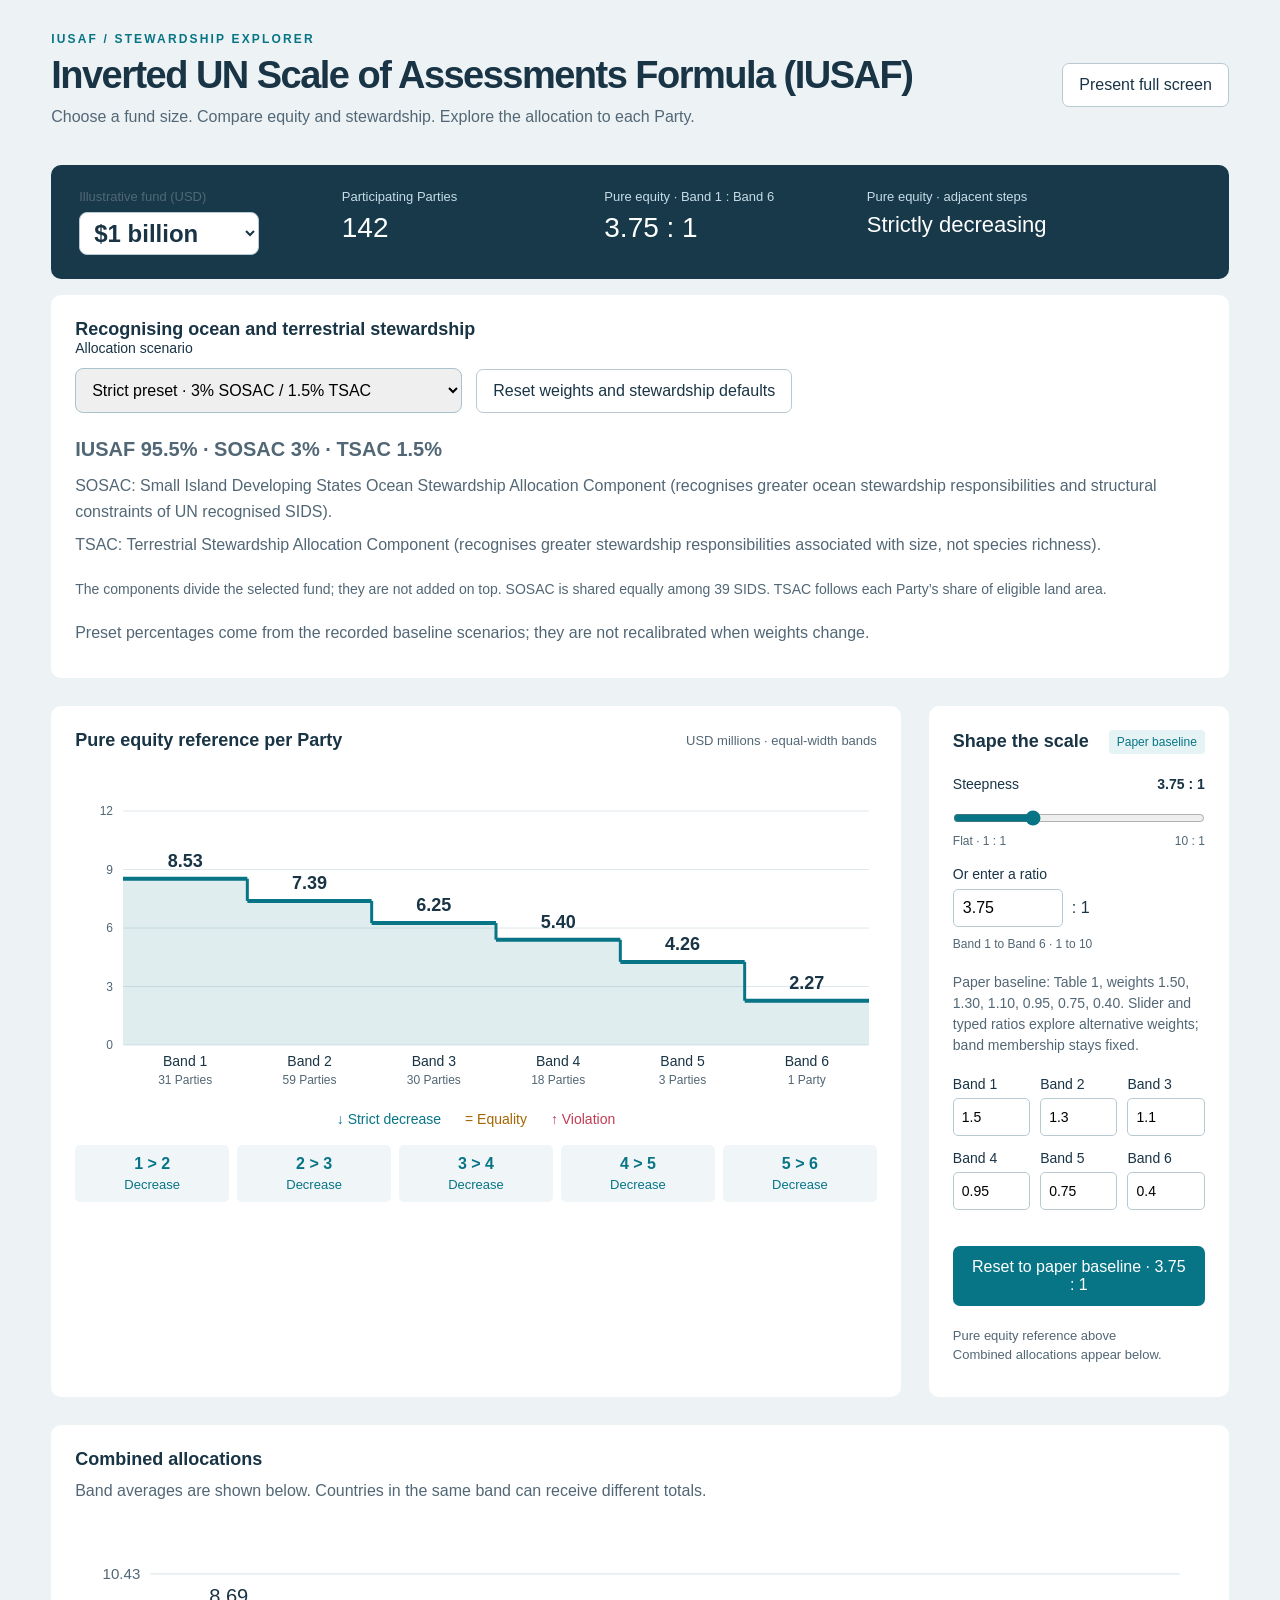
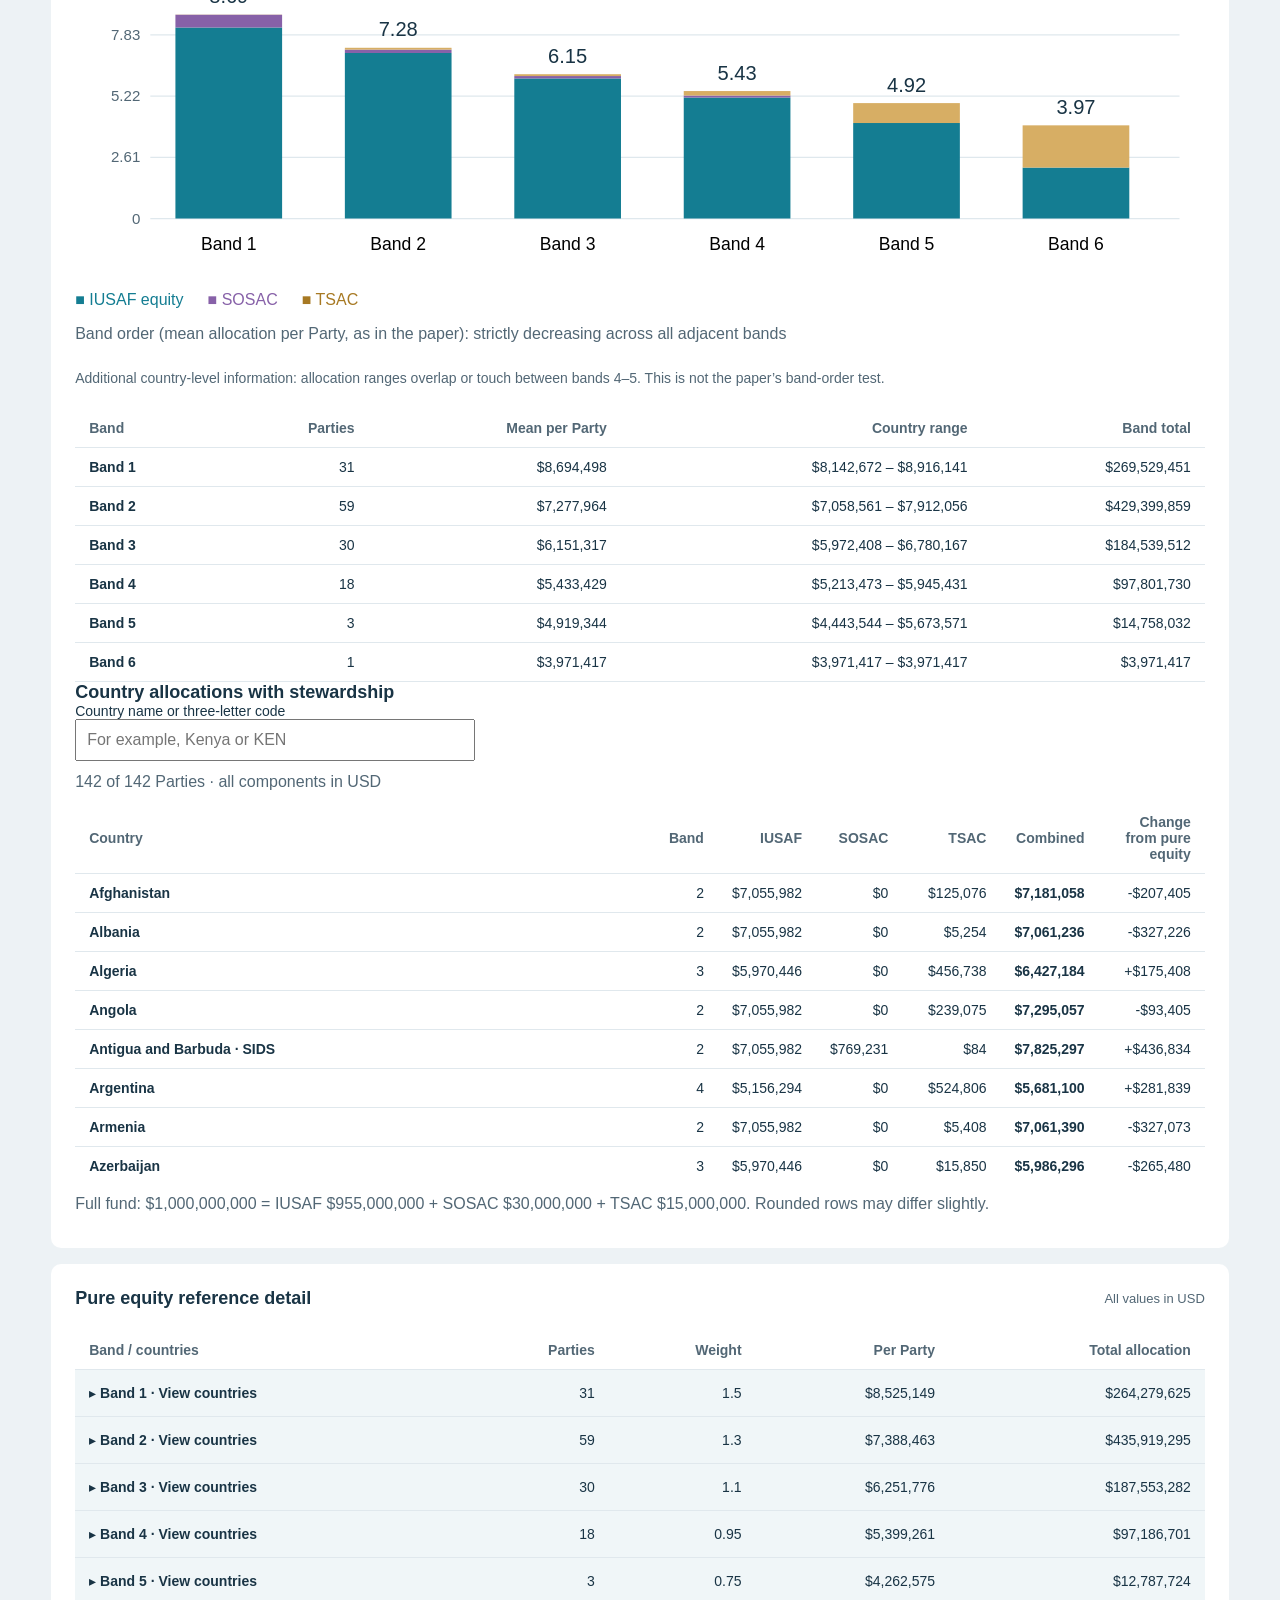
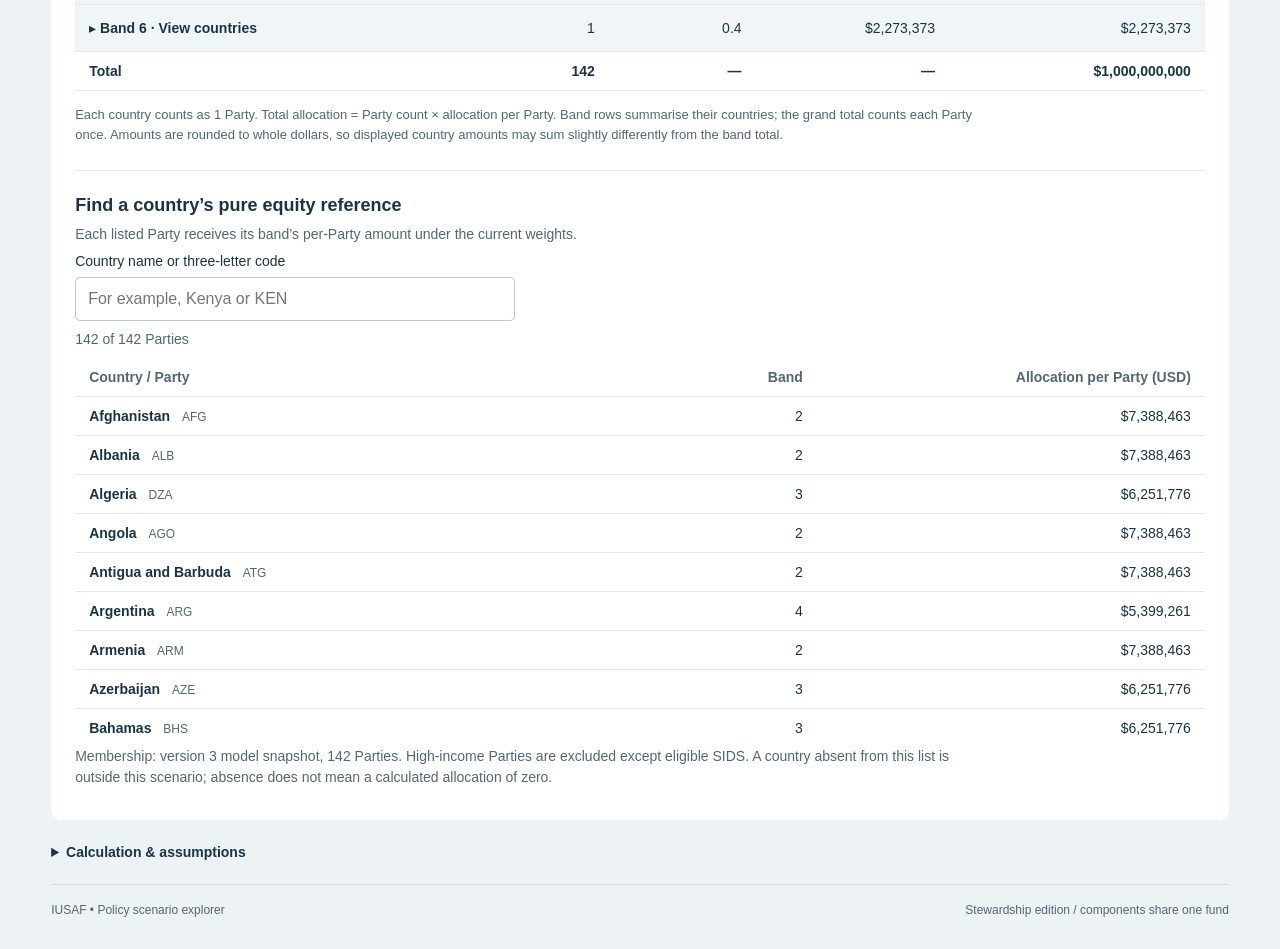
<file: outputs/iusaf-stewardship/IUSAF-stewardship.html>
<!doctype html>
<html lang="en"><head><meta charset="utf-8"><meta name="viewport" content="width=device-width,initial-scale=1"><title>Stewardship edition · Inverted UN Scale of Assessments Formula (IUSAF)</title><meta name="description" content="Explore six-band IUSAF equity allocations across 142 Parties."><link rel="icon" href="data:image/svg+xml,%3Csvg xmlns='http://www.w3.org/2000/svg' viewBox='0 0 32 32'%3E%3Cpath fill='%230c7180' d='M0 0h11v10h11v10h10v12H0z'/%3E%3C/svg%3E"><style>:root{font-family:Inter,Arial,sans-serif;color:#193445;background:#edf2f5;font-synthesis:none;--strict:#087586;--equal:#a46500;--violation:#c23c53}*{box-sizing:border-box}body{margin:0}main{max-width:1500px;margin:auto;padding:32px 4vw}header{display:flex;justify-content:space-between;align-items:center;gap:20px;margin-bottom:28px}.eyebrow{font-size:12px;letter-spacing:.18em;font-weight:700;color:#087586}h1{font-size:38px;letter-spacing:-.04em;margin:8px 0}p{line-height:1.5;margin:8px 0;color:#526775}h2{font-size:18px;margin:0}button{font:inherit;padding:12px 16px;border:1px solid #b8c9d2;border-radius:7px;background:white;color:#193445;cursor:pointer}button:hover{background:#e5f2f4}button:focus-visible,input:focus-visible,summary:focus-visible{outline:3px solid #138bcb;outline-offset:4px}.summary{display:grid;grid-template-columns:1fr 1fr 1fr 1.4fr;background:#17394a;color:white;border-radius:10px;padding:24px 28px;gap:24px}.summary span{font-size:13px;color:#c6dce7;display:block;margin-bottom:8px}.summary strong{font-size:28px;font-weight:500;white-space:nowrap}.summary div:last-child strong{font-size:22px}.workspace{display:grid;grid-template-columns:minmax(0,1fr) 300px;gap:28px;margin:28px 0}.visual,aside,.details{background:white;border-radius:10px;padding:24px}.chart-heading,.control-heading{display:flex;justify-content:space-between;align-items:center;gap:10px;margin-bottom:22px}.chart-heading span{font-size:13px;color:#526775}#chart{height:320px;width:100%}#chart svg{display:block;overflow:visible}.legend{display:flex;justify-content:center;gap:24px;font-size:14px;margin:18px 0}.strict{color:var(--strict)}.equal{color:var(--equal)}.violation{color:var(--violation)}.comparisons{display:grid;grid-template-columns:repeat(5,1fr);gap:8px}.comparison{text-align:center;font-size:13px;background:#f0f6f8;padding:10px 3px;border-radius:5px}.comparison.equal{background:#fff3d7}.comparison.violation{background:#ffeaf0}.comparison b{display:block;font-size:16px;margin-bottom:4px}.control-heading span{font-size:12px;background:#e6f3f4;color:#087586;padding:5px 8px;border-radius:4px}label{font-size:14px;display:block}output{float:right;font-weight:700}input[type=range]{width:100%;margin:18px 0 8px;accent-color:#087586}.range-labels{display:flex;justify-content:space-between;font-size:12px;color:#526775}.hint{font-size:14px;margin:20px 0}.weight-grid{display:grid;grid-template-columns:repeat(3,1fr);gap:14px 10px}.weight-grid input{width:100%;font:inherit;font-variant-numeric:tabular-nums;margin-top:6px;padding:10px 8px;border:1px solid #b8c9d2;border-radius:5px}.weight-grid input[aria-invalid=true]{border:2px solid #c23c53}#error{font-size:13px;color:#a9273e;min-height:20px}.primary{width:100%;background:#087586;color:white;border:0}.primary:hover{background:#075d6a}.scope{font-size:13px;margin-top:20px}.scope span{color:#526775}.details{margin-top:16px}.table-wrap{overflow-x:auto}table{width:100%;border-collapse:collapse;font-size:14px;font-variant-numeric:tabular-nums}th,td{text-align:right;padding:11px 14px;border-bottom:1px solid #e0e8ed}th:first-child,td:first-child{text-align:left}thead{color:#526775}tfoot{font-weight:700}details{margin:24px 0;font-size:14px;max-width:950px}summary{cursor:pointer;font-weight:600}details p{margin-top:14px}footer{display:flex;justify-content:space-between;font-size:12px;color:#526775;border-top:1px solid #cedbe2;padding-top:18px}body:fullscreen{overflow:auto}.invalid .visual,.invalid .details{opacity:.5}@media(min-width:1500px){#chart{height:380px}}@media(max-width:1000px){.workspace{grid-template-columns:minmax(0,1fr)}.weight-grid{grid-template-columns:repeat(6,1fr)}.summary{grid-template-columns:1fr 1fr}}@media(max-width:600px){main{padding:20px 14px}header{align-items:flex-start}h1{font-size:28px}header button{font-size:12px;padding:9px}.summary{padding:20px;gap:20px}.summary strong{font-size:24px}.summary div:last-child strong{font-size:18px;white-space:normal}.visual,aside,.details{padding:16px}.chart-heading{display:block}.chart-heading span{display:block;margin-top:6px}#chart{height:280px}.comparisons{gap:3px}.comparison{font-size:11px}.comparison b{font-size:13px}.legend{font-size:12px;gap:12px}.weight-grid{grid-template-columns:repeat(3,1fr)}footer{display:block}footer span{display:block;margin-top:8px}th,td{padding:10px 7px}table{font-size:12px}}@media(prefers-reduced-motion:reduce){*{scroll-behavior:auto!important}}

.band-countries{margin:0;max-width:420px;font-size:14px}.band-countries summary{font-weight:600}.band-countries div{font-weight:400;line-height:1.7;white-space:normal;padding:12px 0;color:#526775}.country-lookup{border-top:1px solid #dfe8ed;margin-top:26px;padding-top:24px}.country-lookup>p{font-size:14px}.country-lookup input{display:block;width:min(100%,440px);font:inherit;padding:12px;border:1px solid #b8c9d2;border-radius:5px;margin-top:8px}.country-results{max-height:380px;overflow:auto}.country-results thead{position:sticky;top:0;background:white}.country-code{color:#526775;font-weight:400;font-size:12px;margin-left:8px}.country-note{max-width:900px}.country-results th:first-child{width:55%}

.band-country-list{list-style:none;margin:10px 0 0;padding:0;font-weight:400;color:#526775;white-space:normal}.band-country-list li{display:block;padding:7px 0;line-height:1.4;border-bottom:1px solid #e0e8ed}.band-country-list li:last-child{border-bottom:0}

.band-toggle{padding:4px 0;text-align:left;border:0;background:transparent;font-weight:600;font-size:14px}.band-total{background:#f0f6f8}.country-detail th{padding-left:24px;font-weight:400}.country-detail td{color:#526775}.country-detail[hidden]{display:none}.rounding-note{font-size:13px;max-width:900px;margin-top:14px}

.ratio-entry{margin-top:18px}.ratio-entry>div{display:flex;align-items:center;gap:9px;margin:7px 0}.ratio-entry input{width:110px;font:inherit;padding:9px;border:1px solid #b8c9d2;border-radius:5px}.ratio-entry>span{font-size:12px;color:#526775}#ratio-error{font-size:13px;color:#a9273e}#ratio-input[aria-invalid=true]{border-color:#a9273e}

.summary label{display:block;color:#526775;font-size:13px;margin-bottom:8px}.summary select{font:inherit;font-size:24px;font-weight:600;color:#193445;background:white;border:1px solid #b4c9d1;border-radius:8px;padding:6px 10px;max-width:100%;cursor:pointer}.summary select:focus-visible{outline:3px solid #147D92;outline-offset:3px}

.stewardship select{font:inherit;padding:12px;border:1px solid #aac2cc;border-radius:8px;max-width:100%;margin:12px 14px 12px 0}.stewardship label{display:block}.stewardship p{line-height:1.6}.component-legend{display:flex;gap:24px;flex-wrap:wrap}.component-legend span:nth-child(1){color:#147D92}.component-legend span:nth-child(2){color:#8761a8}.component-legend span:nth-child(3){color:#a77923}#combined-chart svg{width:100%;height:auto}.check-warning{color:#b3354b}#pool-summary{font-size:20px;font-weight:600}#combined-search{font:inherit;padding:10px;width:min(100%,400px)}
</style></head>
<body><main>
<header><div><div class="eyebrow">IUSAF / STEWARDSHIP EXPLORER</div><h1>Inverted UN Scale of Assessments Formula (IUSAF)</h1><p>Choose a fund size. Compare equity and stewardship. Explore the allocation to each Party.</p></div><button id="fullscreen">Present full screen</button></header>
<section class="summary" aria-label="Model summary"><div><label for="fund">Illustrative fund (USD)</label><select id="fund"><option value="50000000">$50 million</option><option value="200000000">$200 million</option><option value="500000000">$500 million</option><option value="1000000000" selected>$1 billion</option></select></div><div><span>Participating Parties</span><strong>142</strong></div><div><span>Pure equity · Band 1 : Band 6</span><strong id="ratio">3.75 : 1</strong></div><div><span>Pure equity · adjacent steps</span><strong id="status" aria-live="polite">Strictly decreasing</strong></div></section>
<section class="details stewardship"><h2>Recognising ocean and terrestrial stewardship</h2><label for="scenario">Allocation scenario</label><select id="scenario"><option value="pure">Pure IUSAF reference · no stewardship</option><option value="ocean">SOSAC only · 3% SOSAC / 0% TSAC</option><option value="strict" selected>Strict preset · 3% SOSAC / 1.5% TSAC</option><option value="gini">Gini minimum preset · 3% SOSAC / 2.5% TSAC</option><option value="boundary">Band boundary preset · 3% SOSAC / 3% TSAC</option></select><button id="stewardship-reset">Reset weights and stewardship defaults</button><p id="pool-summary" aria-live="polite"></p><p>SOSAC: Small Island Developing States Ocean Stewardship Allocation Component (recognises greater ocean stewardship responsibilities and structural constraints of UN recognised SIDS).</p><p>TSAC: Terrestrial Stewardship Allocation Component (recognises greater stewardship responsibilities associated with size, not species richness).</p><p class="hint">The components divide the selected fund; they are not added on top. SOSAC is shared equally among 39 SIDS. TSAC follows each Party’s share of eligible land area.</p><p id="preset-note"></p></section><section class="workspace"><div class="visual"><div class="chart-heading"><h2>Pure equity reference per Party</h2><span>USD millions · equal-width bands</span></div><div id="chart" role="img" aria-label="Six-band allocation staircase"></div><div class="legend"><span class="strict">↓ Strict decrease</span><span class="equal">= Equality</span><span class="violation">↑ Violation</span></div><div id="comparisons" class="comparisons" aria-label="Adjacent-band checks"></div></div>
<aside><div class="control-heading"><h2>Shape the scale</h2><span id="mode">Paper baseline</span></div><label for="steepness">Steepness <output id="target">3.75 : 1</output></label><input id="steepness" type="range" min="1" max="10" step=".01" value="3.75"><div class="range-labels"><span>Flat · 1 : 1</span><span>10 : 1</span></div><div class="ratio-entry"><label for="ratio-input">Or enter a ratio</label><div><input id="ratio-input" type="number" min="1" max="10" step="0.01" value="3.75" aria-describedby="ratio-help ratio-error"><span>: 1</span></div><span id="ratio-help">Band 1 to Band 6 · 1 to 10</span><p id="ratio-error" role="alert"></p></div><p class="hint">Paper baseline: Table 1, weights 1.50, 1.30, 1.10, 0.95, 0.75, 0.40. Slider and typed ratios explore alternative weights; band membership stays fixed.</p><div class="weight-grid" id="weights"></div><p id="error" role="alert"></p><button id="reset" class="primary">Reset to paper baseline · 3.75 : 1</button><p class="scope">Pure equity reference above<br><span>Combined allocations appear below.</span></p></aside></section>
<section class="details stewardship"><h2>Combined allocations</h2><p>Band averages are shown below. Countries in the same band can receive different totals.</p><div id="combined-chart" role="img" aria-label="Mean combined allocations by band"></div><p class="component-legend"><span>■ IUSAF equity</span><span>■ SOSAC</span><span>■ TSAC</span></p><p id="mean-order" aria-live="polite"></p><p id="country-order"></p><div class="table-wrap"><table><thead><tr><th>Band</th><th>Parties</th><th>Mean per Party</th><th>Country range</th><th>Band total</th></tr></thead><tbody id="combined-bands"></tbody></table></div><h2>Country allocations with stewardship</h2><label for="combined-search">Country name or three-letter code</label><input id="combined-search" type="search" placeholder="For example, Kenya or KEN"><p id="combined-count"></p><div class="country-results table-wrap"><table><thead><tr><th>Country</th><th>Band</th><th>IUSAF</th><th>SOSAC</th><th>TSAC</th><th>Combined</th><th>Change from pure equity</th></tr></thead><tbody id="combined-countries"></tbody></table></div><p id="combined-total"></p></section><section class="details"><div class="chart-heading"><h2>Pure equity reference detail</h2><span>All values in USD</span></div><div class="table-wrap"><table><thead><tr><th>Band / countries</th><th>Parties</th><th>Weight</th><th>Per Party</th><th>Total allocation</th></tr></thead><tbody id="rows"></tbody><tfoot><tr><th>Total</th><td>142</td><td>—</td><td>—</td><td id="fund-total">$1,000,000,000</td></tr></tfoot></table></div>
<p class="rounding-note">Each country counts as 1 Party. Total allocation = Party count × allocation per Party. Band rows summarise their countries; the grand total counts each Party once. Amounts are rounded to whole dollars, so displayed country amounts may sum slightly differently from the band total.</p><div class="country-lookup"><h2>Find a country’s pure equity reference</h2><p>Each listed Party receives its band’s per-Party amount under the current weights.</p><label for="country-search">Country name or three-letter code</label><input id="country-search" type="search" placeholder="For example, Kenya or KEN" autocomplete="off"><p id="country-count" role="status"></p><div class="country-results table-wrap"><table><thead><tr><th>Country / Party</th><th>Band</th><th>Allocation per Party (USD)</th></tr></thead><tbody id="country-rows"></tbody></table></div><p class="country-note">Membership: version 3 model snapshot, 142 Parties. High-income Parties are excluded except eligible SIDS. A country absent from this list is outside this scenario; absence does not mean a calculated allocation of zero.</p></div></section>
<details><summary>Calculation & assumptions</summary><p>Allocation per Party = fund × band weight ÷ sum of (Party count × weight). Counts: 31, 59, 30, 18, 3, 1. Every Party in a band receives the same allocation. Band totals are the per-Party allocation multiplied by that band’s membership.</p><p>The baseline matches Table 1 in iusaf_paper-07052026.docx. The slider interpolation is an exploratory rule introduced for this application, not a formula specified in the paper. The slider uses wᵢ(r) = 0.4 × (baseline wᵢ / 0.4)<sup>ln(r) / ln(3.75)</sup>. This preserves the baseline shape and makes the endpoint ratio exactly r. At 1:1 all weights are 0.4; at 3.75:1 they match the supplied baseline. Moving the slider replaces manual edits.</p><p>Strict monotonicity means A₁ &gt; A₂ &gt; A₃ &gt; A₄ &gt; A₅ &gt; A₆. Amber marks an equal adjacent pair; red marks a rising pair. Checks use unrounded weights, so displayed rounded amounts can look equal even when a small difference exists. Whole-dollar displays may differ slightly from the fund when summed due to rounding.</p><p>Inputs are taken from the supplied request. The referenced Table 1 PDF was not accessible in this workspace and has not been independently verified.</p></details><footer>IUSAF • Policy scenario explorer <span>Stewardship edition / components share one fund</span></footer>
</main><script>/* Pure equity model: no DOM, no SOSAC or TSAC allocation. */
(function(root){
'use strict';
const counts=Object.freeze([31,59,30,18,3,1]);
const baseline=Object.freeze([1.5,1.3,1.1,.95,.75,.4]);
function weightsForRatio(ratio){
 if(!Number.isFinite(ratio)||ratio<1||ratio>10) throw Error('Ratio must be between 1 and 10.');
 if(ratio===3.75)return [...baseline];
 const power=Math.log(ratio)/Math.log(3.75);
 return baseline.map(w=>.4*Math.pow(w/.4,power));
}
function allocateEquity(weights,fund=1e9,parties=counts){
 if(weights.length!==6||parties.length!==6||!weights.every(w=>Number.isFinite(w)&&w>=0)||!Number.isFinite(fund)||fund<0||!parties.every(n=>Number.isInteger(n)&&n>0))throw Error('Use six non-negative finite weights and positive Party counts.');
 const denominator=weights.reduce((sum,w,i)=>sum+w*parties[i],0);
 if(!Number.isFinite(denominator)||denominator<=0)throw Error('At least one weight must be greater than zero.');
 const perParty=weights.map(w=>fund*(w/denominator));
 const totals=perParty.map((a,i)=>a*parties[i]);
 const comparisons=weights.slice(0,-1).map((w,i)=>w===weights[i+1]?'equal':w>weights[i+1]?'strict':'violation');
 return {perParty,totals,denominator,comparisons,ratio:weights[5]===0?(weights[0]===0?NaN:Infinity):weights[0]/weights[5],status:comparisons.includes('violation')?'violation':comparisons.includes('equal')?'equal':'strict'};
}
const api={counts,baseline,weightsForRatio,allocateEquity};
if(typeof module!=='undefined')module.exports=api;else root.IUSAF=api;
})(typeof window!=='undefined'?window:globalThis);
</script><script>/* Version 3 country membership snapshot. See COUNTRY-SOURCE.md. */
const IUSAFCountries = [
  {
    "name": "Afghanistan",
    "code": "AFG",
    "band": 2
  },
  {
    "name": "Albania",
    "code": "ALB",
    "band": 2
  },
  {
    "name": "Algeria",
    "code": "DZA",
    "band": 3
  },
  {
    "name": "Angola",
    "code": "AGO",
    "band": 2
  },
  {
    "name": "Antigua and Barbuda",
    "code": "ATG",
    "band": 2
  },
  {
    "name": "Argentina",
    "code": "ARG",
    "band": 4
  },
  {
    "name": "Armenia",
    "code": "ARM",
    "band": 2
  },
  {
    "name": "Azerbaijan",
    "code": "AZE",
    "band": 3
  },
  {
    "name": "Bahamas",
    "code": "BHS",
    "band": 3
  },
  {
    "name": "Bangladesh",
    "code": "BGD",
    "band": 2
  },
  {
    "name": "Barbados",
    "code": "BRB",
    "band": 2
  },
  {
    "name": "Belarus",
    "code": "BLR",
    "band": 3
  },
  {
    "name": "Belize",
    "code": "BLZ",
    "band": 1
  },
  {
    "name": "Benin",
    "code": "BEN",
    "band": 2
  },
  {
    "name": "Bhutan",
    "code": "BTN",
    "band": 1
  },
  {
    "name": "Bolivia (Plurinational State of)",
    "code": "BOL",
    "band": 3
  },
  {
    "name": "Bosnia and Herzegovina",
    "code": "BIH",
    "band": 3
  },
  {
    "name": "Botswana",
    "code": "BWA",
    "band": 3
  },
  {
    "name": "Brazil",
    "code": "BRA",
    "band": 5
  },
  {
    "name": "Burkina Faso",
    "code": "BFA",
    "band": 2
  },
  {
    "name": "Burundi",
    "code": "BDI",
    "band": 1
  },
  {
    "name": "Cabo Verde",
    "code": "CPV",
    "band": 1
  },
  {
    "name": "Cambodia",
    "code": "KHM",
    "band": 2
  },
  {
    "name": "Cameroon",
    "code": "CMR",
    "band": 3
  },
  {
    "name": "Central African Republic",
    "code": "CAF",
    "band": 1
  },
  {
    "name": "Chad",
    "code": "TCD",
    "band": 2
  },
  {
    "name": "China",
    "code": "CHN",
    "band": 6
  },
  {
    "name": "Colombia",
    "code": "COL",
    "band": 4
  },
  {
    "name": "Comoros",
    "code": "COM",
    "band": 1
  },
  {
    "name": "Congo",
    "code": "COG",
    "band": 2
  },
  {
    "name": "Cook Islands",
    "code": "COK",
    "band": 1
  },
  {
    "name": "Cuba",
    "code": "CUB",
    "band": 4
  },
  {
    "name": "Côte d’Ivoire",
    "code": "CIV",
    "band": 3
  },
  {
    "name": "Democratic People's Republic of Korea",
    "code": "PRK",
    "band": 2
  },
  {
    "name": "Democratic Republic of the Congo",
    "code": "COD",
    "band": 2
  },
  {
    "name": "Djibouti",
    "code": "DJI",
    "band": 2
  },
  {
    "name": "Dominica",
    "code": "DMA",
    "band": 1
  },
  {
    "name": "Dominican Republic",
    "code": "DOM",
    "band": 3
  },
  {
    "name": "Ecuador",
    "code": "ECU",
    "band": 3
  },
  {
    "name": "Egypt",
    "code": "EGY",
    "band": 4
  },
  {
    "name": "El Salvador",
    "code": "SLV",
    "band": 3
  },
  {
    "name": "Equatorial Guinea",
    "code": "GNQ",
    "band": 2
  },
  {
    "name": "Eritrea",
    "code": "ERI",
    "band": 1
  },
  {
    "name": "Eswatini",
    "code": "SWZ",
    "band": 2
  },
  {
    "name": "Ethiopia",
    "code": "ETH",
    "band": 2
  },
  {
    "name": "Fiji",
    "code": "FJI",
    "band": 2
  },
  {
    "name": "Gabon",
    "code": "GAB",
    "band": 3
  },
  {
    "name": "Gambia",
    "code": "GMB",
    "band": 1
  },
  {
    "name": "Georgia",
    "code": "GEO",
    "band": 2
  },
  {
    "name": "Ghana",
    "code": "GHA",
    "band": 3
  },
  {
    "name": "Grenada",
    "code": "GRD",
    "band": 1
  },
  {
    "name": "Guatemala",
    "code": "GTM",
    "band": 3
  },
  {
    "name": "Guinea",
    "code": "GIN",
    "band": 2
  },
  {
    "name": "Guinea-Bissau",
    "code": "GNB",
    "band": 1
  },
  {
    "name": "Guyana",
    "code": "GUY",
    "band": 3
  },
  {
    "name": "Haiti",
    "code": "HTI",
    "band": 2
  },
  {
    "name": "Honduras",
    "code": "HND",
    "band": 2
  },
  {
    "name": "India",
    "code": "IND",
    "band": 5
  },
  {
    "name": "Indonesia",
    "code": "IDN",
    "band": 4
  },
  {
    "name": "Iran (Islamic Republic of)",
    "code": "IRN",
    "band": 4
  },
  {
    "name": "Iraq",
    "code": "IRQ",
    "band": 4
  },
  {
    "name": "Jamaica",
    "code": "JAM",
    "band": 2
  },
  {
    "name": "Jordan",
    "code": "JOR",
    "band": 3
  },
  {
    "name": "Kazakhstan",
    "code": "KAZ",
    "band": 4
  },
  {
    "name": "Kenya",
    "code": "KEN",
    "band": 3
  },
  {
    "name": "Kiribati",
    "code": "KIR",
    "band": 1
  },
  {
    "name": "Kyrgyzstan",
    "code": "KGZ",
    "band": 2
  },
  {
    "name": "Lao People's Democratic Republic",
    "code": "LAO",
    "band": 2
  },
  {
    "name": "Lebanon",
    "code": "LBN",
    "band": 3
  },
  {
    "name": "Lesotho",
    "code": "LSO",
    "band": 1
  },
  {
    "name": "Liberia",
    "code": "LBR",
    "band": 1
  },
  {
    "name": "Libya",
    "code": "LBY",
    "band": 3
  },
  {
    "name": "Madagascar",
    "code": "MDG",
    "band": 2
  },
  {
    "name": "Malawi",
    "code": "MWI",
    "band": 2
  },
  {
    "name": "Malaysia",
    "code": "MYS",
    "band": 4
  },
  {
    "name": "Maldives",
    "code": "MDV",
    "band": 2
  },
  {
    "name": "Mali",
    "code": "MLI",
    "band": 2
  },
  {
    "name": "Marshall Islands",
    "code": "MHL",
    "band": 1
  },
  {
    "name": "Mauritania",
    "code": "MRT",
    "band": 2
  },
  {
    "name": "Mauritius",
    "code": "MUS",
    "band": 2
  },
  {
    "name": "Mexico",
    "code": "MEX",
    "band": 5
  },
  {
    "name": "Micronesia (Federated States of)",
    "code": "FSM",
    "band": 1
  },
  {
    "name": "Mongolia",
    "code": "MNG",
    "band": 2
  },
  {
    "name": "Montenegro",
    "code": "MNE",
    "band": 2
  },
  {
    "name": "Morocco",
    "code": "MAR",
    "band": 3
  },
  {
    "name": "Mozambique",
    "code": "MOZ",
    "band": 2
  },
  {
    "name": "Myanmar",
    "code": "MMR",
    "band": 2
  },
  {
    "name": "Namibia",
    "code": "NAM",
    "band": 2
  },
  {
    "name": "Nauru",
    "code": "NRU",
    "band": 1
  },
  {
    "name": "Nepal",
    "code": "NPL",
    "band": 2
  },
  {
    "name": "Nicaragua",
    "code": "NIC",
    "band": 2
  },
  {
    "name": "Niger",
    "code": "NER",
    "band": 2
  },
  {
    "name": "Nigeria",
    "code": "NGA",
    "band": 4
  },
  {
    "name": "Niue",
    "code": "NIU",
    "band": 1
  },
  {
    "name": "North Macedonia",
    "code": "MKD",
    "band": 2
  },
  {
    "name": "Pakistan",
    "code": "PAK",
    "band": 4
  },
  {
    "name": "Palau",
    "code": "PLW",
    "band": 1
  },
  {
    "name": "Papua New Guinea",
    "code": "PNG",
    "band": 2
  },
  {
    "name": "Paraguay",
    "code": "PRY",
    "band": 3
  },
  {
    "name": "Peru",
    "code": "PER",
    "band": 4
  },
  {
    "name": "Philippines",
    "code": "PHL",
    "band": 4
  },
  {
    "name": "Republic of Moldova",
    "code": "MDA",
    "band": 2
  },
  {
    "name": "Rwanda",
    "code": "RWA",
    "band": 2
  },
  {
    "name": "Saint Kitts and Nevis",
    "code": "KNA",
    "band": 1
  },
  {
    "name": "Saint Lucia",
    "code": "LCA",
    "band": 2
  },
  {
    "name": "Saint Vincent and the Grenadines",
    "code": "VCT",
    "band": 1
  },
  {
    "name": "Samoa",
    "code": "WSM",
    "band": 1
  },
  {
    "name": "Sao Tome and Principe",
    "code": "STP",
    "band": 1
  },
  {
    "name": "Senegal",
    "code": "SEN",
    "band": 2
  },
  {
    "name": "Serbia",
    "code": "SRB",
    "band": 3
  },
  {
    "name": "Seychelles",
    "code": "SYC",
    "band": 2
  },
  {
    "name": "Sierra Leone",
    "code": "SLE",
    "band": 1
  },
  {
    "name": "Singapore",
    "code": "SGP",
    "band": 4
  },
  {
    "name": "Solomon Islands",
    "code": "SLB",
    "band": 1
  },
  {
    "name": "Somalia",
    "code": "SOM",
    "band": 2
  },
  {
    "name": "South Africa",
    "code": "ZAF",
    "band": 4
  },
  {
    "name": "South Sudan",
    "code": "SSD",
    "band": 2
  },
  {
    "name": "Sri Lanka",
    "code": "LKA",
    "band": 3
  },
  {
    "name": "State of Palestine",
    "code": "PSE",
    "band": 1
  },
  {
    "name": "Sudan",
    "code": "SDN",
    "band": 2
  },
  {
    "name": "Suriname",
    "code": "SUR",
    "band": 2
  },
  {
    "name": "Syrian Arab Republic",
    "code": "SYR",
    "band": 2
  },
  {
    "name": "Tajikistan",
    "code": "TJK",
    "band": 2
  },
  {
    "name": "Thailand",
    "code": "THA",
    "band": 4
  },
  {
    "name": "Timor-Leste",
    "code": "TLS",
    "band": 1
  },
  {
    "name": "Togo",
    "code": "TGO",
    "band": 2
  },
  {
    "name": "Tonga",
    "code": "TON",
    "band": 1
  },
  {
    "name": "Trinidad and Tobago",
    "code": "TTO",
    "band": 3
  },
  {
    "name": "Tunisia",
    "code": "TUN",
    "band": 3
  },
  {
    "name": "Turkmenistan",
    "code": "TKM",
    "band": 3
  },
  {
    "name": "Tuvalu",
    "code": "TUV",
    "band": 1
  },
  {
    "name": "Türkiye",
    "code": "TUR",
    "band": 4
  },
  {
    "name": "Uganda",
    "code": "UGA",
    "band": 2
  },
  {
    "name": "Ukraine",
    "code": "UKR",
    "band": 3
  },
  {
    "name": "United Republic of Tanzania",
    "code": "TZA",
    "band": 2
  },
  {
    "name": "Uzbekistan",
    "code": "UZB",
    "band": 3
  },
  {
    "name": "Vanuatu",
    "code": "VUT",
    "band": 1
  },
  {
    "name": "Venezuela (Bolivarian Republic of)",
    "code": "VEN",
    "band": 3
  },
  {
    "name": "Viet Nam",
    "code": "VNM",
    "band": 4
  },
  {
    "name": "Yemen",
    "code": "YEM",
    "band": 2
  },
  {
    "name": "Zambia",
    "code": "ZMB",
    "band": 2
  },
  {
    "name": "Zimbabwe",
    "code": "ZWE",
    "band": 2
  }
];
</script><script>const StewardshipData = {"COK": {"sids": true, "landShare": 3.0171286745170568e-06, "referenceStrict": 0.0089107935027167, "referenceGini": 0.0088255721821023}, "ERI": {"sids": false, "landShare": 0.0015491958557258454, "referenceStrict": 0.0081647554143917, "referenceGini": 0.0080949958810479}, "GMB": {"sids": false, "landShare": 0.0001293785685858399, "referenceStrict": 0.0081434581550846, "referenceGini": 0.0080595004488694}, "STP": {"sids": true, "landShare": 1.227306579451408e-05, "referenceStrict": 0.0089109323417735, "referenceGini": 0.0088258035805303}, "BLZ": {"sids": true, "landShare": 0.0002916131570611409, "referenceStrict": 0.0089151224431425, "referenceGini": 0.008832787082812}, "SLE": {"sids": false, "landShare": 0.0009227811344457437, "referenceStrict": 0.0081553591935725, "referenceGini": 0.0080793355130159}, "NRU": {"sids": true, "landShare": 2.5568886783596906e-07, "referenceStrict": 0.0089107520811196, "referenceGini": 0.0088255031461072}, "GNB": {"sids": true, "landShare": 0.0003594985522412369, "referenceStrict": 0.0089161407240702, "referenceGini": 0.0088344842176915}, "SLB": {"sids": true, "landShare": 0.00035783657458122835, "referenceStrict": 0.0089161157944053, "referenceGini": 0.00883444266825}, "FSM": {"sids": true, "landShare": 8.949110474497021e-06, "referenceStrict": 0.0089108824824437, "referenceGini": 0.0088257204816473}, "DMA": {"sids": true, "landShare": 9.588332647838284e-06, "referenceStrict": 0.0089108920707763, "referenceGini": 0.0088257364622018}, "CAF": {"sids": false, "landShare": 0.007964452634239122, "referenceStrict": 0.0082609842660694, "referenceGini": 0.0082553773005107}, "BTN": {"sids": false, "landShare": 0.0004875986764724579, "referenceStrict": 0.0081488314567029, "referenceGini": 0.0080684559515665}, "VUT": {"sids": true, "landShare": 0.0001558423667078878, "referenceStrict": 0.0089130858812872, "referenceGini": 0.0088293928130531}, "KIR": {"sids": true, "landShare": 1.0355399261190747e-05, "referenceStrict": 0.0089109035767755, "referenceGini": 0.0088257556388671}, "TUV": {"sids": true, "landShare": 3.8353330113957235e-07, "referenceStrict": 0.0089107539987861, "referenceGini": 0.0088255063422181}, "PLW": {"sids": true, "landShare": 5.880844027794768e-06, "referenceStrict": 0.008910836458447, "referenceGini": 0.0088256437749861}, "MHL": {"sids": true, "landShare": 2.3011998344629053e-06, "referenceStrict": 0.0089107827637841, "referenceGini": 0.0088255542838814}, "KNA": {"sids": true, "landShare": 3.3239553211301723e-06, "referenceStrict": 0.0089107981051164, "referenceGini": 0.0088255798527684}, "TON": {"sids": true, "landShare": 9.204799347811826e-06, "referenceStrict": 0.0089108863177768, "referenceGini": 0.0088257268738691}, "PSE": {"sids": false, "landShare": 7.696235008574268e-05, "referenceStrict": 0.0081426719118071, "referenceGini": 0.0080581900434069}, "NIU": {"sids": true, "landShare": 3.3239553211301723e-06, "referenceStrict": 0.0089107981051164, "referenceGini": 0.0088255798527684}, "LSO": {"sids": false, "landShare": 0.00038813570575913875, "referenceStrict": 0.0081473395121422, "referenceGini": 0.0080659693772987}, "COM": {"sids": true, "landShare": 2.3791849421212048e-05, "referenceStrict": 0.0089111051235279, "referenceGini": 0.008826091550121}, "VCT": {"sids": true, "landShare": 4.9859329745467525e-06, "referenceStrict": 0.0089108230347812, "referenceGini": 0.0088256214022099}, "TLS": {"sids": true, "landShare": 0.0001901046753811948, "referenceStrict": 0.0089135998159173, "referenceGini": 0.0088302493707701}, "WSM": {"sids": true, "landShare": 3.554075302781024e-05, "referenceStrict": 0.008911281357082, "referenceGini": 0.0088263852727112}, "CPV": {"sids": true, "landShare": 5.152130744784667e-05, "referenceStrict": 0.0089115210653983, "referenceGini": 0.0088267847865717}, "LBR": {"sids": false, "landShare": 0.0012313976014124753, "referenceStrict": 0.008159988440577, "referenceGini": 0.0080870509246901}, "BDI": {"sids": false, "landShare": 0.0003283045100124782, "referenceStrict": 0.008146442044206, "referenceGini": 0.008064473597405}, "GRD": {"sids": true, "landShare": 4.34671080120549e-06, "referenceStrict": 0.0089108134464486, "referenceGini": 0.0088256054216555}, "SYC": {"sids": true, "landShare": 5.880844029992084e-06, "referenceStrict": 0.0078253007949062, "referenceGini": 0.0077514749770322}, "AGO": {"sids": false, "landShare": 0.015938365756701264, "referenceStrict": 0.0072950572993655, "referenceGini": 0.0073805563306182}, "MNE": {"sids": false, "landShare": 0.000171950765567921, "referenceStrict": 0.0070585610744985, "referenceGini": 0.0069863959558398}, "MMR": {"sids": false, "landShare": 0.008344022762834618, "referenceStrict": 0.0071811421544575, "referenceGini": 0.0071906977557716}, "BFA": {"sids": false, "landShare": 0.003497823751534568, "referenceStrict": 0.007108449169288, "referenceGini": 0.007069542780489}, "GNQ": {"sids": false, "landShare": 0.0003586036411945664, "referenceStrict": 0.0070613608676329, "referenceGini": 0.0069910622777305}, "SWZ": {"sids": false, "landShare": 0.00021989242882791463, "referenceStrict": 0.0070592801994474, "referenceGini": 0.0069875944974213}, "FJI": {"sids": true, "landShare": 0.00023357178340998978, "referenceStrict": 0.0078287161589969, "referenceGini": 0.0077571672505167}, "MNG": {"sids": false, "landShare": 0.019924552515447905, "referenceStrict": 0.0073548501007467, "referenceGini": 0.0074802109995869}, "NIC": {"sids": false, "landShare": 0.0015384799351612333, "referenceStrict": 0.0070790590120424, "referenceGini": 0.0070205591850797}, "NER": {"sids": false, "landShare": 0.016194054627427918, "referenceStrict": 0.0072988926324264, "referenceGini": 0.0073869485523864}, "BRB": {"sids": true, "landShare": 5.497310723258028e-06, "referenceStrict": 0.0078252950419066, "referenceGini": 0.0077514653886995}, "COG": {"sids": false, "landShare": 0.004365887467647905, "referenceStrict": 0.0071214701250297, "referenceGini": 0.0070912443733918}, "PRK": {"sids": false, "landShare": 0.001539374846207947, "referenceStrict": 0.0070790724357081, "referenceGini": 0.0070205815578559}, "LAO": {"sids": false, "landShare": 0.0029506495681812473, "referenceStrict": 0.0071002415565377, "referenceGini": 0.0070558634259051}, "TZA": {"sids": false, "landShare": 0.011324460084454618, "referenceStrict": 0.0072258487142818, "referenceGini": 0.007265208688812}, "YEM": {"sids": false, "landShare": 0.006749802653861249, "referenceStrict": 0.0071572288528229, "referenceGini": 0.0071508422530472}, "LCA": {"sids": true, "landShare": 7.79851055660782e-06, "referenceStrict": 0.0078253295599041, "referenceGini": 0.0077515229186954}, "COD": {"sids": false, "landShare": 0.028982972718961247, "referenceStrict": 0.0074907264037994, "referenceGini": 0.0077066715046747}, "SOM": {"sids": false, "landShare": 0.00802019280806126, "referenceStrict": 0.0071762847051359, "referenceGini": 0.0071826020069022}, "KGZ": {"sids": false, "landShare": 0.0024520562702612615, "referenceStrict": 0.0070927626570689, "referenceGini": 0.0070433985934573}, "MDA": {"sids": false, "landShare": 0.00042099172565459914, "referenceStrict": 0.0070622966888998, "referenceGini": 0.006992621979842}, "MDG": {"sids": false, "landShare": 0.0074379892494212795, "referenceStrict": 0.0071675516517563, "referenceGini": 0.0071680469179361}, "ETH": {"sids": false, "landShare": 0.014427229189381264, "referenceStrict": 0.0072723902508557, "referenceGini": 0.0073427779164351}, "ZWE": {"sids": false, "landShare": 0.004945661982014583, "referenceStrict": 0.0071301667427452, "referenceGini": 0.0071057387362511}, "TCD": {"sids": false, "landShare": 0.016098171300907932, "referenceStrict": 0.0072974543825286, "referenceGini": 0.0073845514692233}, "TJK": {"sids": false, "landShare": 0.0017743529184012625, "referenceStrict": 0.007082597106791, "referenceGini": 0.0070264560096608}, "BGD": {"sids": false, "landShare": 0.001661721970847944, "referenceStrict": 0.0070809076425777, "referenceGini": 0.0070236402359719}, "HTI": {"sids": true, "landShare": 0.00035233926386336244, "referenceStrict": 0.0078304976712037, "referenceGini": 0.007760136437528}, "GEO": {"sids": false, "landShare": 0.0008883909813412726, "referenceStrict": 0.0070693076777351, "referenceGini": 0.0070043069612341}, "HND": {"sids": false, "landShare": 0.0014304513872812643, "referenceStrict": 0.0070774385838242, "referenceGini": 0.0070178584713826}, "BEN": {"sids": false, "landShare": 0.0014415738531545787, "referenceStrict": 0.0070776054208123, "referenceGini": 0.0070181365330295}, "AFG": {"sids": false, "landShare": 0.00833839760768125, "referenceStrict": 0.0071810577771302, "referenceGini": 0.0071905571268927}, "ZMB": {"sids": false, "landShare": 0.009503827480447936, "referenceStrict": 0.0071985392252217, "referenceGini": 0.0072196928737119}, "MUS": {"sids": true, "landShare": 2.5530533743307535e-05, "referenceStrict": 0.0078255955402519, "referenceGini": 0.007751966219275}, "ALB": {"sids": false, "landShare": 0.00035029375289458153, "referenceStrict": 0.0070612362193084, "referenceGini": 0.0069908545305231}, "GIN": {"sids": false, "landShare": 0.003141393465741262, "referenceStrict": 0.0071031027150011, "referenceGini": 0.0070606320233442}, "SSD": {"sids": false, "landShare": 0.008078873403894599, "referenceStrict": 0.0071771649140734, "referenceGini": 0.007184069021798}, "MWI": {"sids": false, "landShare": 0.0012053173366012814, "referenceStrict": 0.007074061573064, "referenceGini": 0.0070122301201158}, "UGA": {"sids": false, "landShare": 0.0025635366179012587, "referenceStrict": 0.0070944348622835, "referenceGini": 0.0070461856021482}, "SDN": {"sids": false, "landShare": 0.023881340525801268, "referenceStrict": 0.007414201920902, "referenceGini": 0.0075791306998457}, "MKD": {"sids": false, "landShare": 0.00032242366598793604, "referenceStrict": 0.0070608181680048, "referenceGini": 0.0069901577783504}, "MRT": {"sids": false, "landShare": 0.013176925952861247, "referenceStrict": 0.0072536357023079, "referenceGini": 0.0073115203355222}, "SUR": {"sids": true, "landShare": 0.0020520004771899603, "referenceStrict": 0.0078559925894036, "referenceGini": 0.0078026279678613}, "MLI": {"sids": false, "landShare": 0.015599450158554583, "referenceStrict": 0.0072899735653933, "referenceGini": 0.0073720834406645}, "PNG": {"sids": true, "landShare": 0.005789563099849949, "referenceStrict": 0.0079120560287435, "referenceGini": 0.0078960670334277}, "NAM": {"sids": false, "landShare": 0.010525304519001279, "referenceStrict": 0.0072138613808, "referenceGini": 0.0072452297996756}, "KHM": {"sids": false, "landShare": 0.002256709973027955, "referenceStrict": 0.0070898324626104, "referenceGini": 0.0070385149360264}, "ARM": {"sids": false, "landShare": 0.0003605141484345926, "referenceStrict": 0.0070613895252415, "referenceGini": 0.0069911100404116}, "SYR": {"sids": false, "landShare": 0.0023476073665745665, "referenceStrict": 0.0070911959235136, "referenceGini": 0.007040787370865}, "RWA": {"sids": false, "landShare": 0.00031539222204128353, "referenceStrict": 0.0070607126963456, "referenceGini": 0.0069899819922517}, "MOZ": {"sids": false, "landShare": 0.010053430708074618, "referenceStrict": 0.0072067832736361, "referenceGini": 0.0072334329544025}, "NPL": {"sids": false, "landShare": 0.0018326499809279257, "referenceStrict": 0.0070834715627289, "referenceGini": 0.0070279134362239}, "MDV": {"sids": true, "landShare": 3.8097641766581675e-06, "referenceStrict": 0.0078252697287084, "referenceGini": 0.0077514232000358}, "TGO": {"sids": false, "landShare": 0.0006953458839412582, "referenceStrict": 0.0070664120012741, "referenceGini": 0.0069994808337992}, "ATG": {"sids": true, "landShare": 5.62515515667728e-06, "referenceStrict": 0.0078252969595731, "referenceGini": 0.0077514685848104}, "JAM": {"sids": true, "landShare": 0.00013845552350335498, "referenceStrict": 0.0078272894150983, "referenceGini": 0.0077547893440189}, "DJI": {"sids": false, "landShare": 0.00029634340117460267, "referenceStrict": 0.0070604269640326, "referenceGini": 0.00698950577173}, "SEN": {"sids": false, "landShare": 0.0024613889140479134, "referenceStrict": 0.0070929026467257, "referenceGini": 0.0070436319095518}, "KEN": {"sids": false, "landShare": 0.00742618025892372, "referenceStrict": 0.0060818388533581, "referenceGini": 0.0060935828952198}, "LKA": {"sids": false, "landShare": 0.0007908456771570557, "referenceStrict": 0.0059823088346316, "referenceGini": 0.0059276995306756}, "GUY": {"sids": true, "landShare": 0.0026993074082524446, "referenceStrict": 0.0067801665298288, "referenceGini": 0.0067446418431839}, "GTM": {"sids": false, "landShare": 0.0013699809693503914, "referenceStrict": 0.0059909958640145, "referenceGini": 0.0059421779129805}, "BWA": {"sids": false, "landShare": 0.00724532768532372, "referenceStrict": 0.0060791260647541, "referenceGini": 0.0060890615808799}, "CIV": {"sids": false, "landShare": 0.004065453044543692, "referenceStrict": 0.0060314279451424, "referenceGini": 0.0060095647148603}, "LBY": {"sids": false, "landShare": 0.022494739779850385, "referenceStrict": 0.006307867246172, "referenceGini": 0.0064702968832431}, "TTO": {"sids": true, "landShare": 6.558419533907005e-05, "referenceStrict": 0.0067406606816351, "referenceGini": 0.0066787987628611}, "DZA": {"sids": false, "landShare": 0.03044922054813703, "referenceStrict": 0.0064271844576963, "referenceGini": 0.0066691589024502}, "TKM": {"sids": false, "landShare": 0.0060077935510103805, "referenceStrict": 0.0060605630527394, "referenceGini": 0.006058123227522}, "BOL": {"sids": false, "landShare": 0.013849387682870393, "referenceStrict": 0.0061781869647173, "referenceGini": 0.0062541630808185}, "MAR": {"sids": false, "landShare": 0.00570569715025038, "referenceStrict": 0.006056031606728, "referenceGini": 0.006050570817503}, "AZE": {"sids": false, "landShare": 0.001056634258277007, "referenceStrict": 0.0059862956633484, "referenceGini": 0.0059343442452036}, "ECU": {"sids": false, "landShare": 0.003175144396670368, "referenceStrict": 0.0060180733154243, "referenceGini": 0.0059873069986636}, "BHS": {"sids": true, "landShare": 0.0001279722797991028, "referenceStrict": 0.006741596502902, "referenceGini": 0.0066803584649725}, "VEN": {"sids": false, "landShare": 0.011276518421190346, "referenceStrict": 0.0061395939257921, "referenceGini": 0.0061898413492765}, "LBN": {"sids": false, "landShare": 0.0001307848573770439, "referenceStrict": 0.0059724079223349, "referenceGini": 0.0059111980101812}, "TUN": {"sids": false, "landShare": 0.0019861911477970138, "referenceStrict": 0.0060002390166912, "referenceGini": 0.0059575831674417}, "GHA": {"sids": false, "landShare": 0.0029088827911436777, "referenceStrict": 0.0060140793913414, "referenceGini": 0.0059806504585254}, "DOM": {"sids": true, "landShare": 0.0006161848652523876, "referenceStrict": 0.0067489196916838, "referenceGini": 0.0066925637796088}, "SRB": {"sids": false, "landShare": 0.001075043856963697, "referenceStrict": 0.0059865718073287, "referenceGini": 0.0059348044851709}, "JOR": {"sids": false, "landShare": 0.001135181879363678, "referenceStrict": 0.0059874738776647, "referenceGini": 0.0059363079357308}, "UZB": {"sids": false, "landShare": 0.005633465044270365, "referenceStrict": 0.0060549481251383, "referenceGini": 0.0060487650148535}, "CMR": {"sids": false, "landShare": 0.00604333430404367, "referenceStrict": 0.0060610961640349, "referenceGini": 0.0060590117463478}, "BLR": {"sids": false, "landShare": 0.0025950247023303714, "referenceStrict": 0.0060093715200092, "referenceGini": 0.005972804006305}, "UKR": {"sids": false, "landShare": 0.007407306584930376, "referenceStrict": 0.0060815557482482, "referenceGini": 0.00609311105337}, "BIH": {"sids": false, "landShare": 0.0006545635090570573, "referenceStrict": 0.0059802646021101, "referenceGini": 0.0059242924764732}, "PRY": {"sids": false, "landShare": 0.005062793437230392, "referenceStrict": 0.0060463880510327, "referenceGini": 0.0060344982246775}, "SLV": {"sids": false, "landShare": 0.0002648936700703463, "referenceStrict": 0.0059744195545253, "referenceGini": 0.0059145507304986}, "GAB": {"sids": false, "landShare": 0.0032941675659970554, "referenceStrict": 0.0060198586629642, "referenceGini": 0.0059902825778967}, "PER": {"sids": false, "landShare": 0.01636408772645708, "referenceStrict": 0.0054017557177155, "referenceGini": 0.0055114039834427}, "NGA": {"sids": false, "landShare": 0.011643687639550405, "referenceStrict": 0.0053309497164119, "referenceGini": 0.0053933939812701}, "PHL": {"sids": false, "landShare": 0.003811937529217084, "referenceStrict": 0.0052134734647569, "referenceGini": 0.0051976002285117}, "ARG": {"sids": false, "landShare": 0.03498705878134372, "referenceStrict": 0.0056811002835388, "referenceGini": 0.0059769782598149}, "SGP": {"sids": true, "landShare": 9.179230459138826e-06, "referenceStrict": 0.0059256628595063, "referenceGini": 0.0058717620402735}, "THA": {"sids": false, "landShare": 0.006531444358257091, "referenceStrict": 0.0052542660671925, "referenceGini": 0.0052655878992377}, "COL": {"sids": false, "landShare": 0.014184340103517065, "referenceStrict": 0.0053690595033714, "referenceGini": 0.0054569102928693}, "TUR": {"sids": false, "landShare": 0.009839291278837075, "referenceStrict": 0.0053038837710012, "referenceGini": 0.0053482840722523}, "CUB": {"sids": true, "landShare": 0.001327025239065812, "referenceStrict": 0.0059454305496354, "referenceGini": 0.0059047081904887}, "KAZ": {"sids": false, "landShare": 0.03451416221493704, "referenceStrict": 0.0056740068350427, "referenceGini": 0.0059651558456547}, "EGY": {"sids": false, "landShare": 0.012726274318203742, "referenceStrict": 0.0053471885165917, "referenceGini": 0.0054204586482364}, "IRN": {"sids": false, "landShare": 0.020742759637637095, "referenceStrict": 0.0054674357963832, "referenceGini": 0.0056208707812223}, "MYS": {"sids": false, "landShare": 0.004200328923850405, "referenceStrict": 0.0052192993356764, "referenceGini": 0.0052073100133775}, "IDN": {"sids": false, "landShare": 0.02419526854552373, "referenceStrict": 0.0055192234300015, "referenceGini": 0.0057071835039193}, "VNM": {"sids": false, "landShare": 0.004007015353137076, "referenceStrict": 0.0052163996321157, "referenceGini": 0.0052024771741097}, "PAK": {"sids": false, "landShare": 0.009855271833257052, "referenceStrict": 0.0053041234793175, "referenceGini": 0.0053486835861128}, "IRQ": {"sids": false, "landShare": 0.005550110472410386, "referenceStrict": 0.0052395460589048, "referenceGini": 0.0052410545520916}, "ZAF": {"sids": false, "landShare": 0.015508680609443761, "referenceStrict": 0.0053889246109603, "referenceGini": 0.0054900188055174}, "BRA": {"sids": false, "landShare": 0.10685416889844625, "referenceStrict": 0.0056735712717546, "referenceGini": 0.0066994872147886}, "MEX": {"sids": false, "landShare": 0.024852319012379567, "referenceStrict": 0.0044435435234636, "referenceGini": 0.0046494409676368}, "IND": {"sids": false, "landShare": 0.03801057967767289, "referenceStrict": 0.004640917433443, "referenceGini": 0.0049783974842693}, "CHN": {"sids": false, "landShare": 0.1200230406518884, "referenceStrict": 0.0039714169368598, "referenceGini": 0.005148913612205}};
</script><script>(function(root){
const presets={pure:{sosac:0,tsac:0},ocean:{sosac:.03,tsac:0},strict:{sosac:.03,tsac:.015},gini:{sosac:.03,tsac:.025},boundary:{sosac:.03,tsac:.03}};
function allocate(countries,data,weights,fund,key){
 const p=presets[key];if(!p)throw Error('Unknown preset');
 const denominator=countries.reduce((s,c)=>s+weights[c.band-1],0),sids=countries.filter(c=>data[c.code].sids).length;
 if(!(denominator>0)||weights.some(w=>!Number.isFinite(w)||w<0)||!Number.isFinite(fund)||fund<=0)throw Error('Invalid allocation inputs');
 const rows=countries.map(c=>{const d=data[c.code],pure=fund*weights[c.band-1]/denominator,equity=pure*(1-p.sosac-p.tsac),ocean=d.sids?fund*p.sosac/sids:0,land=fund*p.tsac*d.landShare;return {...c,pure,equity,ocean,land,total:equity+ocean+land};});
 const bands=Array.from({length:6},(_,i)=>{const group=rows.filter(c=>c.band===i+1),sum=k=>group.reduce((s,c)=>s+c[k],0);return {band:i+1,n:group.length,total:sum('total'),mean:sum('total')/group.length,min:Math.min(...group.map(c=>c.total)),max:Math.max(...group.map(c=>c.total)),equity:sum('equity')/group.length,ocean:sum('ocean')/group.length,land:sum('land')/group.length};});
 const compare=(a,b)=>Math.abs(a-b)<fund*1e-12?'equal':a>b?'strict':'violation';
 return {rows,bands,preset:p,means:bands.slice(0,5).map((b,i)=>compare(b.mean,bands[i+1].mean)),ranges:bands.slice(0,5).map((b,i)=>compare(b.min,bands[i+1].max))};
}
const api={allocate,presets};if(typeof module!=='undefined')module.exports=api;else root.IUSAFStewardship=api;
})(typeof window!=='undefined'?window:globalThis);
</script><script>function renderStewardship(){
 const key=$('scenario').value,m=IUSAFStewardship.allocate(IUSAFCountries,StewardshipData,weights,fund,key),p=m.preset;
 $('pool-summary').textContent=`IUSAF ${Number(((1-p.sosac-p.tsac)*100).toFixed(1))}% · SOSAC ${p.sosac*100}% · TSAC ${Number((p.tsac*100).toFixed(1))}%`;
 const baselineShape=weights.every((w,i)=>Math.abs(w-baseline[i])<1e-10);
 $('preset-note').textContent=(key==='gini'?'Gini minimum is constrained by band-order preservation, not the unconstrained optimum. ':key==='boundary'?'The recorded 3% boundary preset is slightly beyond the Band 5–6 mean crossover. ':'')+'Preset percentages come from the recorded baseline scenarios; they are not recalibrated when weights change.'+(!baselineShape?' You are using exploratory equity weights.':'');
 function checks(id,title,values){const issues=values.map((v,i)=>v==='strict'?null:`Bands ${i+1}–${i+2}: ${v==='equal'?'equality':'order not preserved'}`).filter(Boolean);$(id).textContent=title+': '+(issues.length?issues.join('; '):'strictly decreasing across all adjacent bands');$(id).className=issues.length?'check-warning':'';}
 checks('mean-order','Band order (mean allocation per Party, as in the paper)',m.means);
 const overlaps=m.ranges.map((v,i)=>v==='strict'?null:`${i+1}–${i+2}`).filter(Boolean);
 $('country-order').textContent='Additional country-level information: '+(overlaps.length?'allocation ranges overlap or touch between bands '+overlaps.join(', ')+'. This is not the paper’s band-order test.':'adjacent country allocation ranges are separated.');
 $('country-order').className='hint';
 const max=Math.max(...m.bands.map(b=>b.mean))*1.2,W=900,H=290,left=60,bottom=245,plot=195,step=135,bar=85;
 let svg=`<svg viewBox="0 0 ${W} ${H}" xmlns="http://www.w3.org/2000/svg"><title>Mean combined allocation per Party by band, USD millions</title>`;
 for(let i=0;i<=4;i++){const v=max*i/4,y=bottom-v/max*plot;svg+=`<line x1="${left}" x2="880" y1="${y}" y2="${y}" stroke="#dfe8ed"/><text x="52" y="${y+4}" text-anchor="end" font-size="12" fill="#526775">${Number((v/1e6).toFixed(2))}</text>`;}
 m.bands.forEach((b,i)=>{const x=left+i*step+20;let y=bottom;for(const [k,c]of [['equity','#147D92'],['ocean','#8761a8'],['land','#D7AE64']]){const h=b[k]/max*plot;y-=h;svg+=`<rect x="${x}" y="${y}" width="${bar}" height="${h}" fill="${c}"/>`;}svg+=`<text x="${x+bar/2}" y="${y-9}" text-anchor="middle" font-size="16" fill="#193445">${(b.mean/1e6).toFixed(2)}</text><text x="${x+bar/2}" y="270" text-anchor="middle" font-size="14">Band ${b.band}</text>`;});$('combined-chart').innerHTML=svg+'</svg>';
 $('combined-bands').innerHTML=m.bands.map(b=>`<tr><th>Band ${b.band}</th><td>${b.n}</td><td>${dollars(b.mean)}</td><td>${dollars(b.min)} – ${dollars(b.max)}</td><td>${dollars(b.total)}</td></tr>`).join('');
 const q=$('combined-search').value.trim().toLowerCase(),list=m.rows.filter(c=>(c.name+' '+c.code).toLowerCase().includes(q));
 $('combined-count').textContent=`${list.length} of 142 Parties · all components in USD`;
 $('combined-countries').innerHTML=list.map(c=>`<tr><th>${escapeHTML(c.name)}${StewardshipData[c.code].sids?' · SIDS':''}</th><td>${c.band}</td><td>${dollars(c.equity)}</td><td>${dollars(c.ocean)}</td><td>${dollars(c.land)}</td><td><strong>${dollars(c.total)}</strong></td><td>${c.total-c.pure>=0?'+':''}${dollars(c.total-c.pure)}</td></tr>`).join('')||'<tr><td colspan="7">No matching Party.</td></tr>';
 $('combined-total').textContent=`Full fund: ${dollars(fund)} = IUSAF ${dollars(fund*(1-p.sosac-p.tsac))} + SOSAC ${dollars(fund*p.sosac)} + TSAC ${dollars(fund*p.tsac)}. Rounded rows may differ slightly.`;
}
</script><script>'use strict';
const {counts,baseline,weightsForRatio,allocateEquity}=IUSAF;
const $=id=>document.getElementById(id);
const dollars=v=>new Intl.NumberFormat('en-US',{style:'currency',currency:'USD',maximumFractionDigits:0}).format(v);
const words={strict:'Strictly decreasing',equal:'Equal adjacent steps',violation:'Monotonicity violated'};
const escapeHTML=s=>String(s).replace(/[&<>"']/g,c=>({'&':'&amp;','<':'&lt;','>':'&gt;','"':'&quot;',"'":'&#39;'}[c]));
const colors={strict:'#087586',equal:'#a46500',violation:'#c23c53'};
const expandedBands=new Set();
let fund=Number($('fund').value),weights=[...baseline],model=allocateEquity(weights,fund),shown=[...model.perParty],frame;
$('weights').innerHTML=weights.map((w,i)=>`<label for="w${i}">Band ${i+1}<input id="w${i}" type="number" min="0" step="any" value="${w}" inputmode="decimal"></label>`).join('');
function draw(values){
 const width=$('chart').clientWidth,height=$('chart').clientHeight,left=48,right=8,top=38,bottom=48,plot=height-top-bottom,step=(width-left-right)/6;
 // Fixed scale during normal slider use; expand only for large custom allocations.
 const unit=4*fund/1e9,max=Math.max(12*fund/1e9,Math.ceil(Math.max(...model.perParty)/1e6/unit)*unit),y=v=>height-bottom-v/1e6/max*plot;
 let s=`<svg width="${width}" height="${height}" viewBox="0 0 ${width} ${height}" xmlns="http://www.w3.org/2000/svg"><title>Allocation per Party by band, USD millions</title>`;
 for(let t=0;t<=4;t++){const value=max*t/4,yy=y(value*1e6);s+=`<line x1="${left}" x2="${width-right}" y1="${yy}" y2="${yy}" stroke="#dfe8ed"/><text x="${left-10}" y="${yy+4}" text-anchor="end" fill="#526775" font-size="12">${Number(value.toFixed(4))}</text>`;}
 values.forEach((v,i)=>{let status='strict';const adjacent=[model.comparisons[i-1],model.comparisons[i]];if(adjacent.includes('violation'))status='violation';else if(adjacent.includes('equal'))status='equal';const x=left+i*step,yy=y(v),c=colors[status];s+=`<rect x="${x}" y="${yy}" width="${step}" height="${height-bottom-yy}" fill="${c}" opacity=".13"/><line x1="${x}" x2="${x+step}" y1="${yy}" y2="${yy}" stroke="${c}" stroke-width="4"/><text x="${x+step/2}" y="${yy-12}" text-anchor="middle" fill="#193445" font-size="${width<500?12:18}" font-weight="600">${(v/1e6).toFixed(2)}</text><text x="${x+step/2}" y="${height-27}" text-anchor="middle" fill="#193445" font-size="${width<500?11:14}">Band ${i+1}</text><text x="${x+step/2}" y="${height-9}" text-anchor="middle" fill="#526775" font-size="${width<500?10:12}">${counts[i]} ${counts[i]===1?'Party':'Parties'}</text>`;if(i<5)s+=`<line x1="${x+step}" x2="${x+step}" y1="${yy}" y2="${y(values[i+1])}" stroke="${colors[model.comparisons[i]]}" stroke-width="3" ${model.comparisons[i]==='violation'?'stroke-dasharray="5 3"':''}/>`;});
 $('chart').innerHTML=s+'</svg>';
 $('chart').setAttribute('aria-label',values.map((v,i)=>`Band ${i+1}: ${dollars(v)} per Party`).join('; '));
}
function render(animate=true){
 cancelAnimationFrame(frame);model=allocateEquity(weights,fund);
 $('fund-total').textContent=dollars(fund);
 $('ratio').textContent=Number.isNaN(model.ratio)?'Undefined (0 / 0)':!Number.isFinite(model.ratio)?'∞ : 1':`${Number(model.ratio.toFixed(3))} : 1`;
 $('status').textContent=words[model.status];
 $('comparisons').innerHTML=model.comparisons.map((c,i)=>`<div class="comparison ${c}"><b>${i+1} ${c==='strict'?'>':c==='equal'?'=':'<'} ${i+2}</b>${c==='strict'?'Decrease':c==='equal'?'Equal':'Violation'}</div>`).join('');
 $('rows').innerHTML=weights.map((w,i)=>{
 const band=i+1,open=expandedBands.has(band);
 const header=`<tr class="band-total"><th scope="row"><button class="band-toggle" data-band="${band}" aria-expanded="${open}">${open?'▾':'▸'} Band ${band} · ${open?'Hide':'View'} countries</button></th><td>${counts[i]}</td><td>${Number(w.toPrecision(8))}</td><td>${dollars(model.perParty[i])}</td><td>${dollars(model.totals[i])}</td></tr>`;
 const children=IUSAFCountries.filter(c=>c.band===band).map(c=>`<tr class="country-detail" data-country-band="${band}" ${open?'':'hidden'}><th scope="row">${escapeHTML(c.name)}</th><td>1</td><td>${Number(w.toPrecision(8))}</td><td>${dollars(model.perParty[i])}</td><td>${dollars(model.perParty[i])}</td></tr>`).join('');
 return header+children;
 }).join('');
 renderCountries();renderStewardship();
 if(!animate||matchMedia('(prefers-reduced-motion: reduce)').matches){shown=[...model.perParty];draw(shown);return;}
 const from=[...shown],start=performance.now();function tick(now){const t=Math.min(1,(now-start)/320),e=1-Math.pow(1-t,3);shown=from.map((v,i)=>v+(model.perParty[i]-v)*e);draw(shown);if(t<1)frame=requestAnimationFrame(tick);}frame=requestAnimationFrame(tick);
}
function clearError(){document.body.classList.remove('invalid');$('error').textContent='';for(let i=0;i<6;i++)$('w'+i).setAttribute('aria-invalid','false');}
function syncInputs(){weights.forEach((w,i)=>$('w'+i).value=Number(w.toPrecision(12)));}
function applyRatio(r,source){
 clearError();$('ratio-error').textContent='';$('ratio-input').setAttribute('aria-invalid','false');
 weights=weightsForRatio(r);syncInputs();$('steepness').value=r;
 if(source!=='Typed')$('ratio-input').value=r;
 $('target').textContent=`${r} : 1`;$('mode').textContent=r===3.75?'Paper baseline':'Exploratory';render();
}
$('fund').addEventListener('change',()=>{fund=Number($('fund').value);render(false);});
$('steepness').addEventListener('input',()=>applyRatio(+$('steepness').value,'Slider'));
$('ratio-input').addEventListener('input',()=>{
 const r=$('ratio-input').valueAsNumber;
 if(!Number.isFinite(r)||r<1||r>10||Math.abs(r*100-Math.round(r*100))>1e-8){$('ratio-error').textContent='Enter 1 to 10, with up to two decimal places. The last valid allocation is retained.';$('ratio-input').setAttribute('aria-invalid','true');return;}
 applyRatio(r,'Typed');
});
for(let i=0;i<6;i++)$('w'+i).addEventListener('input',()=>{clearError();const proposed=counts.map((_,j)=>$('w'+j).valueAsNumber);try{allocateEquity(proposed);}catch(error){cancelAnimationFrame(frame);document.body.classList.add('invalid');$('error').textContent=proposed.every(w=>w===0)?'Enter at least one weight above zero. Showing last valid result.':'Use finite weights of zero or above. Showing last valid result.';proposed.forEach((w,j)=>$('w'+j).setAttribute('aria-invalid',String(!Number.isFinite(w)||w<0||proposed.every(v=>v===0))));return;}weights=proposed;const actual=proposed[5]>0?proposed[0]/proposed[5]:NaN;$('ratio-input').value=Number.isFinite(actual)&&actual>=1&&actual<=10?Number(actual.toFixed(8)):'';$('ratio-error').textContent='';$('ratio-input').setAttribute('aria-invalid','false');$('mode').textContent='Manual';$('target').textContent='Move to reshape';render();});
$('reset').addEventListener('click',()=>{$('ratio-input').value=3.75;$('ratio-error').textContent='';$('ratio-input').setAttribute('aria-invalid','false');clearError();weights=[...baseline];syncInputs();$('steepness').value=3.75;$('target').textContent='3.75 : 1';$('mode').textContent='Paper baseline';render();});
$('fullscreen').addEventListener('click',async()=>{try{if(document.fullscreenElement)await document.exitFullscreen();else await document.documentElement.requestFullscreen();}catch{$('fullscreen').textContent='Use browser full screen';}});
document.addEventListener('fullscreenchange',()=>{$('fullscreen').textContent=document.fullscreenElement?'Exit full screen':'Present full screen';});
new ResizeObserver(()=>draw(shown)).observe($('chart'));render(false);

function renderCountries(){
 const normalize=s=>s.normalize('NFD').replace(/[\u0300-\u036f]/g,'').toLowerCase().replace(/[’']/g,'');
 const query=normalize($('country-search').value.trim());
 const list=IUSAFCountries.filter(c=>normalize(c.name+' '+c.code).includes(query));
 $('country-count').textContent=`${list.length} of 142 Parties${document.body.classList.contains('invalid')?' · Last valid allocation':''}`;
 $('country-rows').innerHTML=list.length?list.map(c=>`<tr><th scope="row">${escapeHTML(c.name)} <span class="country-code">${c.code}</span></th><td>${c.band}</td><td>${dollars(model.perParty[c.band-1])}</td></tr>`).join(''):'<tr><td colspan="3">No matching Party in this 142-Party scenario. Try part of its name or its three-letter code.</td></tr>';
}
$('country-search').addEventListener('input',renderCountries);

$('rows').addEventListener('click',event=>{
 const button=event.target.closest('.band-toggle');if(!button)return;
 const band=Number(button.dataset.band);if(expandedBands.has(band))expandedBands.delete(band);else expandedBands.add(band);
 const open=expandedBands.has(band);button.setAttribute('aria-expanded',String(open));button.textContent=`${open?'▾':'▸'} Band ${band} · ${open?'Hide':'View'} countries`;
 document.querySelectorAll(`[data-country-band="${band}"]`).forEach(row=>row.hidden=!open);
});

$("scenario").addEventListener("change",()=>renderStewardship());
$("combined-search").addEventListener("input",()=>renderStewardship());
$("stewardship-reset").addEventListener("click",()=>{$("scenario").value="strict";$("reset").click();});
</script></body></html>
</file>
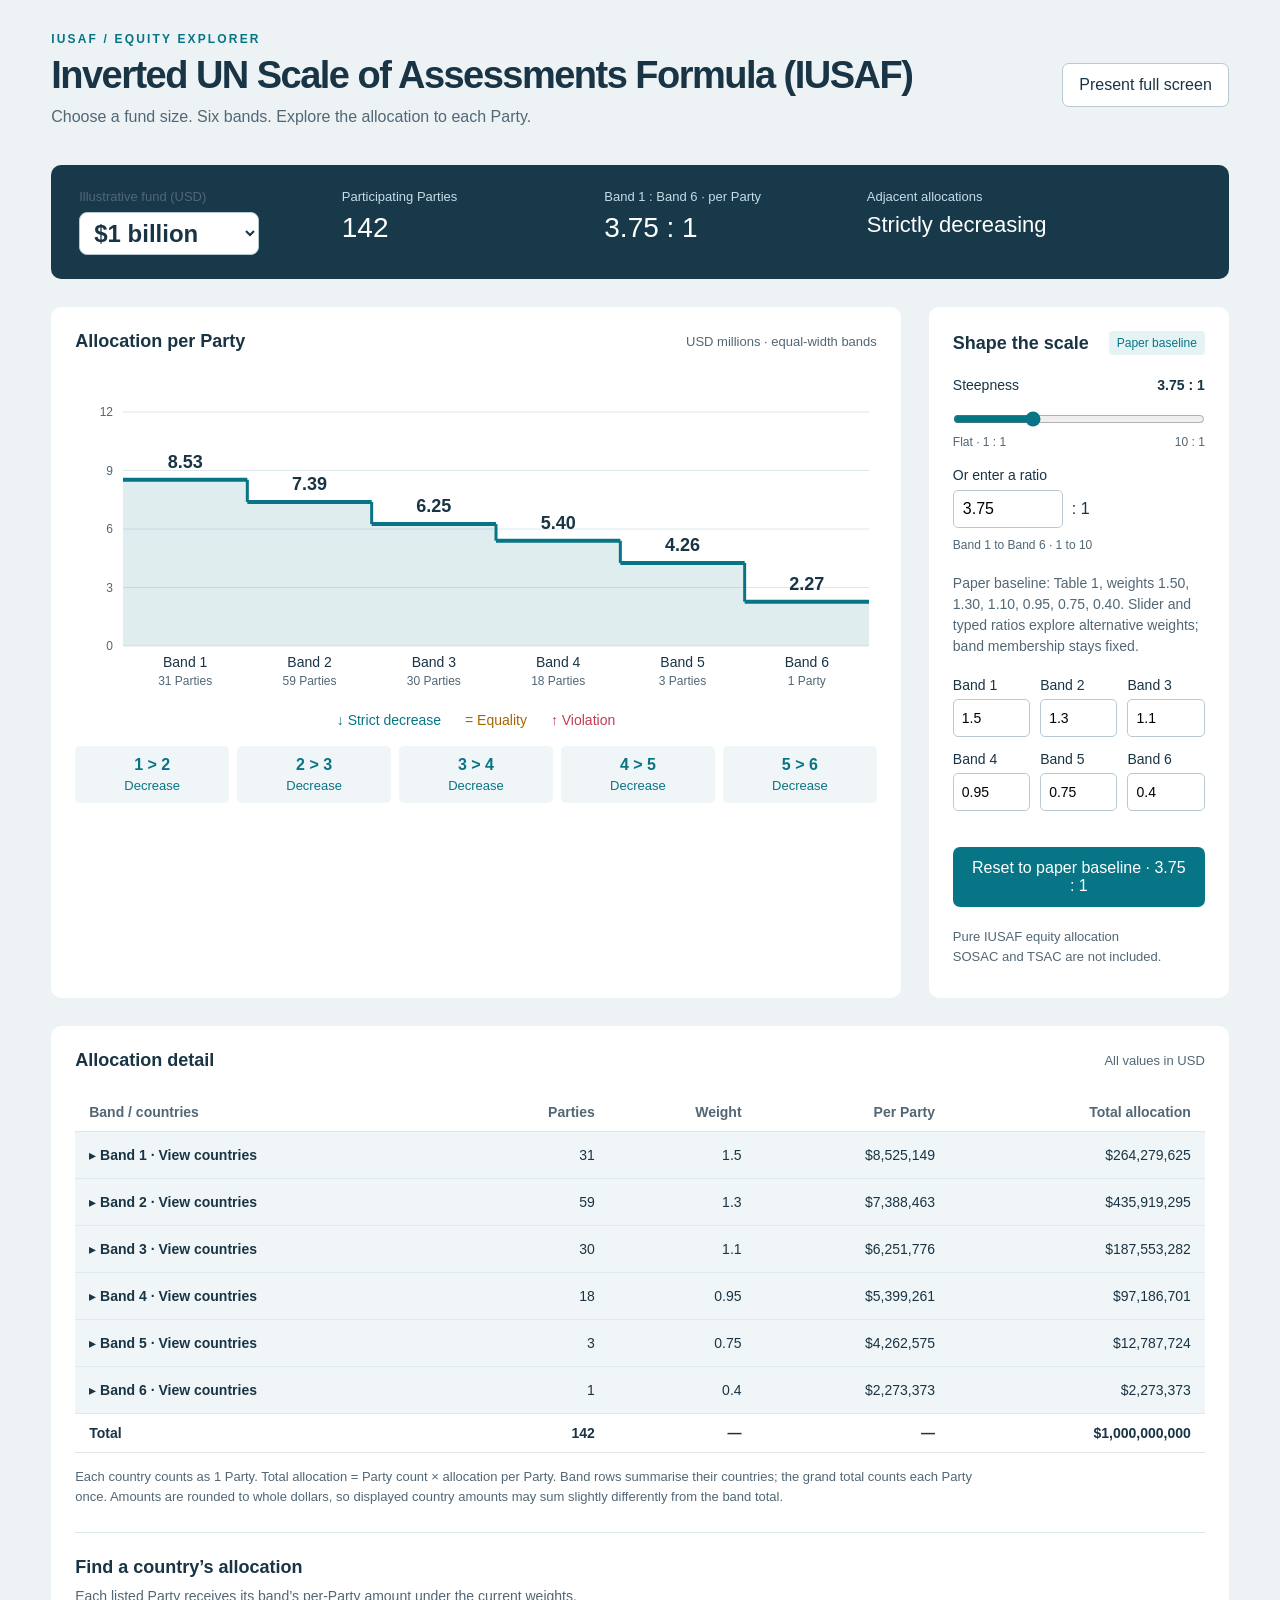
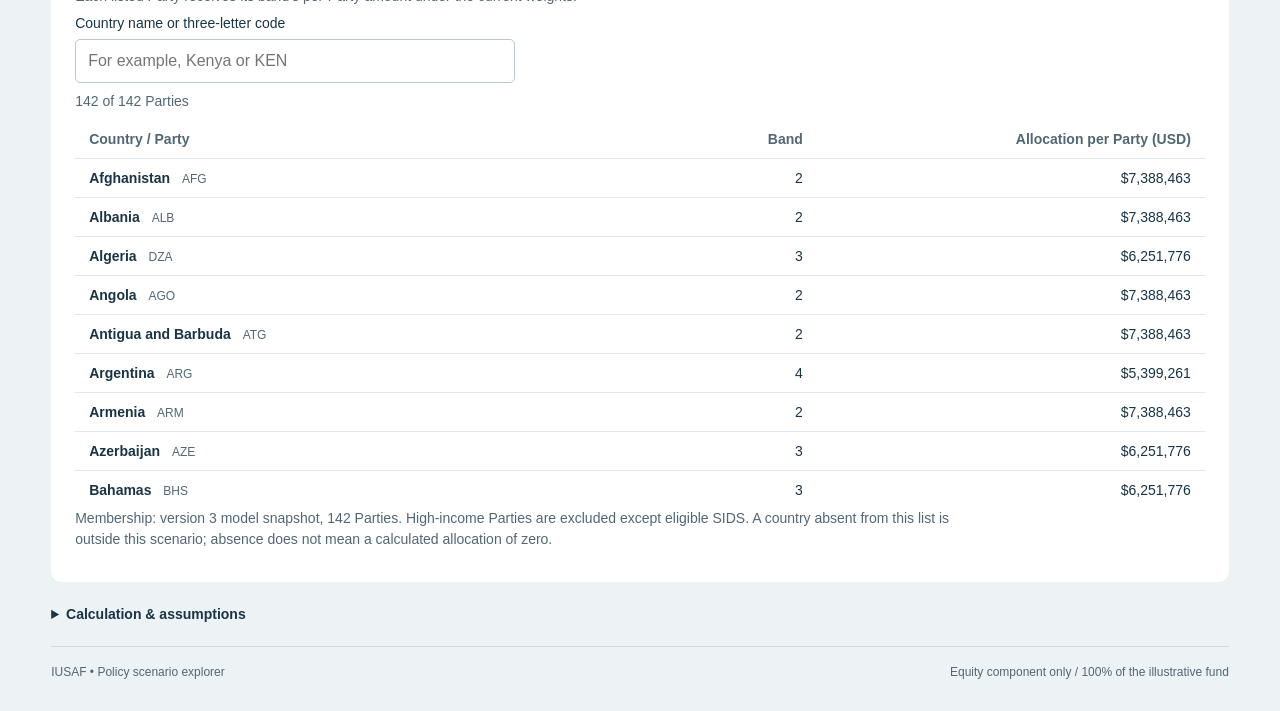
<file: outputs/iusaf/IUSAF-staircase.html>
<!doctype html>
<html lang="en"><head><meta charset="utf-8"><meta name="viewport" content="width=device-width,initial-scale=1"><title>Inverted UN Scale of Assessments Formula (IUSAF)</title><meta name="description" content="Explore six-band IUSAF equity allocations across 142 Parties."><link rel="icon" href="data:image/svg+xml,%3Csvg xmlns='http://www.w3.org/2000/svg' viewBox='0 0 32 32'%3E%3Cpath fill='%230c7180' d='M0 0h11v10h11v10h10v12H0z'/%3E%3C/svg%3E"><style>:root{font-family:Inter,Arial,sans-serif;color:#193445;background:#edf2f5;font-synthesis:none;--strict:#087586;--equal:#a46500;--violation:#c23c53}*{box-sizing:border-box}body{margin:0}main{max-width:1500px;margin:auto;padding:32px 4vw}header{display:flex;justify-content:space-between;align-items:center;gap:20px;margin-bottom:28px}.eyebrow{font-size:12px;letter-spacing:.18em;font-weight:700;color:#087586}h1{font-size:38px;letter-spacing:-.04em;margin:8px 0}p{line-height:1.5;margin:8px 0;color:#526775}h2{font-size:18px;margin:0}button{font:inherit;padding:12px 16px;border:1px solid #b8c9d2;border-radius:7px;background:white;color:#193445;cursor:pointer}button:hover{background:#e5f2f4}button:focus-visible,input:focus-visible,summary:focus-visible{outline:3px solid #138bcb;outline-offset:4px}.summary{display:grid;grid-template-columns:1fr 1fr 1fr 1.4fr;background:#17394a;color:white;border-radius:10px;padding:24px 28px;gap:24px}.summary span{font-size:13px;color:#c6dce7;display:block;margin-bottom:8px}.summary strong{font-size:28px;font-weight:500;white-space:nowrap}.summary div:last-child strong{font-size:22px}.workspace{display:grid;grid-template-columns:minmax(0,1fr) 300px;gap:28px;margin:28px 0}.visual,aside,.details{background:white;border-radius:10px;padding:24px}.chart-heading,.control-heading{display:flex;justify-content:space-between;align-items:center;gap:10px;margin-bottom:22px}.chart-heading span{font-size:13px;color:#526775}#chart{height:320px;width:100%}#chart svg{display:block;overflow:visible}.legend{display:flex;justify-content:center;gap:24px;font-size:14px;margin:18px 0}.strict{color:var(--strict)}.equal{color:var(--equal)}.violation{color:var(--violation)}.comparisons{display:grid;grid-template-columns:repeat(5,1fr);gap:8px}.comparison{text-align:center;font-size:13px;background:#f0f6f8;padding:10px 3px;border-radius:5px}.comparison.equal{background:#fff3d7}.comparison.violation{background:#ffeaf0}.comparison b{display:block;font-size:16px;margin-bottom:4px}.control-heading span{font-size:12px;background:#e6f3f4;color:#087586;padding:5px 8px;border-radius:4px}label{font-size:14px;display:block}output{float:right;font-weight:700}input[type=range]{width:100%;margin:18px 0 8px;accent-color:#087586}.range-labels{display:flex;justify-content:space-between;font-size:12px;color:#526775}.hint{font-size:14px;margin:20px 0}.weight-grid{display:grid;grid-template-columns:repeat(3,1fr);gap:14px 10px}.weight-grid input{width:100%;font:inherit;font-variant-numeric:tabular-nums;margin-top:6px;padding:10px 8px;border:1px solid #b8c9d2;border-radius:5px}.weight-grid input[aria-invalid=true]{border:2px solid #c23c53}#error{font-size:13px;color:#a9273e;min-height:20px}.primary{width:100%;background:#087586;color:white;border:0}.primary:hover{background:#075d6a}.scope{font-size:13px;margin-top:20px}.scope span{color:#526775}.details{margin-top:16px}.table-wrap{overflow-x:auto}table{width:100%;border-collapse:collapse;font-size:14px;font-variant-numeric:tabular-nums}th,td{text-align:right;padding:11px 14px;border-bottom:1px solid #e0e8ed}th:first-child,td:first-child{text-align:left}thead{color:#526775}tfoot{font-weight:700}details{margin:24px 0;font-size:14px;max-width:950px}summary{cursor:pointer;font-weight:600}details p{margin-top:14px}footer{display:flex;justify-content:space-between;font-size:12px;color:#526775;border-top:1px solid #cedbe2;padding-top:18px}body:fullscreen{overflow:auto}.invalid .visual,.invalid .details{opacity:.5}@media(min-width:1500px){#chart{height:380px}}@media(max-width:1000px){.workspace{grid-template-columns:minmax(0,1fr)}.weight-grid{grid-template-columns:repeat(6,1fr)}.summary{grid-template-columns:1fr 1fr}}@media(max-width:600px){main{padding:20px 14px}header{align-items:flex-start}h1{font-size:28px}header button{font-size:12px;padding:9px}.summary{padding:20px;gap:20px}.summary strong{font-size:24px}.summary div:last-child strong{font-size:18px;white-space:normal}.visual,aside,.details{padding:16px}.chart-heading{display:block}.chart-heading span{display:block;margin-top:6px}#chart{height:280px}.comparisons{gap:3px}.comparison{font-size:11px}.comparison b{font-size:13px}.legend{font-size:12px;gap:12px}.weight-grid{grid-template-columns:repeat(3,1fr)}footer{display:block}footer span{display:block;margin-top:8px}th,td{padding:10px 7px}table{font-size:12px}}@media(prefers-reduced-motion:reduce){*{scroll-behavior:auto!important}}

.band-countries{margin:0;max-width:420px;font-size:14px}.band-countries summary{font-weight:600}.band-countries div{font-weight:400;line-height:1.7;white-space:normal;padding:12px 0;color:#526775}.country-lookup{border-top:1px solid #dfe8ed;margin-top:26px;padding-top:24px}.country-lookup>p{font-size:14px}.country-lookup input{display:block;width:min(100%,440px);font:inherit;padding:12px;border:1px solid #b8c9d2;border-radius:5px;margin-top:8px}.country-results{max-height:380px;overflow:auto}.country-results thead{position:sticky;top:0;background:white}.country-code{color:#526775;font-weight:400;font-size:12px;margin-left:8px}.country-note{max-width:900px}.country-results th:first-child{width:55%}

.band-country-list{list-style:none;margin:10px 0 0;padding:0;font-weight:400;color:#526775;white-space:normal}.band-country-list li{display:block;padding:7px 0;line-height:1.4;border-bottom:1px solid #e0e8ed}.band-country-list li:last-child{border-bottom:0}

.band-toggle{padding:4px 0;text-align:left;border:0;background:transparent;font-weight:600;font-size:14px}.band-total{background:#f0f6f8}.country-detail th{padding-left:24px;font-weight:400}.country-detail td{color:#526775}.country-detail[hidden]{display:none}.rounding-note{font-size:13px;max-width:900px;margin-top:14px}

.ratio-entry{margin-top:18px}.ratio-entry>div{display:flex;align-items:center;gap:9px;margin:7px 0}.ratio-entry input{width:110px;font:inherit;padding:9px;border:1px solid #b8c9d2;border-radius:5px}.ratio-entry>span{font-size:12px;color:#526775}#ratio-error{font-size:13px;color:#a9273e}#ratio-input[aria-invalid=true]{border-color:#a9273e}

.summary label{display:block;color:#526775;font-size:13px;margin-bottom:8px}.summary select{font:inherit;font-size:24px;font-weight:600;color:#193445;background:white;border:1px solid #b4c9d1;border-radius:8px;padding:6px 10px;max-width:100%;cursor:pointer}.summary select:focus-visible{outline:3px solid #147D92;outline-offset:3px}
</style></head>
<body><main>
<header><div><div class="eyebrow">IUSAF / EQUITY EXPLORER</div><h1>Inverted UN Scale of Assessments Formula (IUSAF)</h1><p>Choose a fund size. Six bands. Explore the allocation to each Party.</p></div><button id="fullscreen">Present full screen</button></header>
<section class="summary" aria-label="Model summary"><div><label for="fund">Illustrative fund (USD)</label><select id="fund"><option value="50000000">$50 million</option><option value="200000000">$200 million</option><option value="500000000">$500 million</option><option value="1000000000" selected>$1 billion</option></select></div><div><span>Participating Parties</span><strong>142</strong></div><div><span>Band 1 : Band 6 · per Party</span><strong id="ratio">3.75 : 1</strong></div><div><span>Adjacent allocations</span><strong id="status" aria-live="polite">Strictly decreasing</strong></div></section>
<section class="workspace"><div class="visual"><div class="chart-heading"><h2>Allocation per Party</h2><span>USD millions · equal-width bands</span></div><div id="chart" role="img" aria-label="Six-band allocation staircase"></div><div class="legend"><span class="strict">↓ Strict decrease</span><span class="equal">= Equality</span><span class="violation">↑ Violation</span></div><div id="comparisons" class="comparisons" aria-label="Adjacent-band checks"></div></div>
<aside><div class="control-heading"><h2>Shape the scale</h2><span id="mode">Paper baseline</span></div><label for="steepness">Steepness <output id="target">3.75 : 1</output></label><input id="steepness" type="range" min="1" max="10" step=".01" value="3.75"><div class="range-labels"><span>Flat · 1 : 1</span><span>10 : 1</span></div><div class="ratio-entry"><label for="ratio-input">Or enter a ratio</label><div><input id="ratio-input" type="number" min="1" max="10" step="0.01" value="3.75" aria-describedby="ratio-help ratio-error"><span>: 1</span></div><span id="ratio-help">Band 1 to Band 6 · 1 to 10</span><p id="ratio-error" role="alert"></p></div><p class="hint">Paper baseline: Table 1, weights 1.50, 1.30, 1.10, 0.95, 0.75, 0.40. Slider and typed ratios explore alternative weights; band membership stays fixed.</p><div class="weight-grid" id="weights"></div><p id="error" role="alert"></p><button id="reset" class="primary">Reset to paper baseline · 3.75 : 1</button><p class="scope">Pure IUSAF equity allocation<br><span>SOSAC and TSAC are not included.</span></p></aside></section>
<section class="details"><div class="chart-heading"><h2>Allocation detail</h2><span>All values in USD</span></div><div class="table-wrap"><table><thead><tr><th>Band / countries</th><th>Parties</th><th>Weight</th><th>Per Party</th><th>Total allocation</th></tr></thead><tbody id="rows"></tbody><tfoot><tr><th>Total</th><td>142</td><td>—</td><td>—</td><td id="fund-total">$1,000,000,000</td></tr></tfoot></table></div>
<p class="rounding-note">Each country counts as 1 Party. Total allocation = Party count × allocation per Party. Band rows summarise their countries; the grand total counts each Party once. Amounts are rounded to whole dollars, so displayed country amounts may sum slightly differently from the band total.</p><div class="country-lookup"><h2>Find a country’s allocation</h2><p>Each listed Party receives its band’s per-Party amount under the current weights.</p><label for="country-search">Country name or three-letter code</label><input id="country-search" type="search" placeholder="For example, Kenya or KEN" autocomplete="off"><p id="country-count" role="status"></p><div class="country-results table-wrap"><table><thead><tr><th>Country / Party</th><th>Band</th><th>Allocation per Party (USD)</th></tr></thead><tbody id="country-rows"></tbody></table></div><p class="country-note">Membership: version 3 model snapshot, 142 Parties. High-income Parties are excluded except eligible SIDS. A country absent from this list is outside this scenario; absence does not mean a calculated allocation of zero.</p></div></section>
<details><summary>Calculation & assumptions</summary><p>Allocation per Party = fund × band weight ÷ sum of (Party count × weight). Counts: 31, 59, 30, 18, 3, 1. Every Party in a band receives the same allocation. Band totals are the per-Party allocation multiplied by that band’s membership.</p><p>The baseline matches Table 1 in iusaf_paper-07052026.docx. The slider interpolation is an exploratory rule introduced for this application, not a formula specified in the paper. The slider uses wᵢ(r) = 0.4 × (baseline wᵢ / 0.4)<sup>ln(r) / ln(3.75)</sup>. This preserves the baseline shape and makes the endpoint ratio exactly r. At 1:1 all weights are 0.4; at 3.75:1 they match the supplied baseline. Moving the slider replaces manual edits.</p><p>Strict monotonicity means A₁ &gt; A₂ &gt; A₃ &gt; A₄ &gt; A₅ &gt; A₆. Amber marks an equal adjacent pair; red marks a rising pair. Checks use unrounded weights, so displayed rounded amounts can look equal even when a small difference exists. Whole-dollar displays may differ slightly from the fund when summed due to rounding.</p><p>Inputs are taken from the supplied request. The referenced Table 1 PDF was not accessible in this workspace and has not been independently verified.</p></details><footer>IUSAF • Policy scenario explorer <span>Equity component only / 100% of the illustrative fund</span></footer>
</main><script>/* Pure equity model: no DOM, no SOSAC or TSAC allocation. */
(function(root){
'use strict';
const counts=Object.freeze([31,59,30,18,3,1]);
const baseline=Object.freeze([1.5,1.3,1.1,.95,.75,.4]);
function weightsForRatio(ratio){
 if(!Number.isFinite(ratio)||ratio<1||ratio>10) throw Error('Ratio must be between 1 and 10.');
 if(ratio===3.75)return [...baseline];
 const power=Math.log(ratio)/Math.log(3.75);
 return baseline.map(w=>.4*Math.pow(w/.4,power));
}
function allocateEquity(weights,fund=1e9,parties=counts){
 if(weights.length!==6||parties.length!==6||!weights.every(w=>Number.isFinite(w)&&w>=0)||!Number.isFinite(fund)||fund<0||!parties.every(n=>Number.isInteger(n)&&n>0))throw Error('Use six non-negative finite weights and positive Party counts.');
 const denominator=weights.reduce((sum,w,i)=>sum+w*parties[i],0);
 if(!Number.isFinite(denominator)||denominator<=0)throw Error('At least one weight must be greater than zero.');
 const perParty=weights.map(w=>fund*(w/denominator));
 const totals=perParty.map((a,i)=>a*parties[i]);
 const comparisons=weights.slice(0,-1).map((w,i)=>w===weights[i+1]?'equal':w>weights[i+1]?'strict':'violation');
 return {perParty,totals,denominator,comparisons,ratio:weights[5]===0?(weights[0]===0?NaN:Infinity):weights[0]/weights[5],status:comparisons.includes('violation')?'violation':comparisons.includes('equal')?'equal':'strict'};
}
const api={counts,baseline,weightsForRatio,allocateEquity};
if(typeof module!=='undefined')module.exports=api;else root.IUSAF=api;
})(typeof window!=='undefined'?window:globalThis);
</script><script>/* Version 3 country membership snapshot. See COUNTRY-SOURCE.md. */
const IUSAFCountries = [
  {
    "name": "Afghanistan",
    "code": "AFG",
    "band": 2
  },
  {
    "name": "Albania",
    "code": "ALB",
    "band": 2
  },
  {
    "name": "Algeria",
    "code": "DZA",
    "band": 3
  },
  {
    "name": "Angola",
    "code": "AGO",
    "band": 2
  },
  {
    "name": "Antigua and Barbuda",
    "code": "ATG",
    "band": 2
  },
  {
    "name": "Argentina",
    "code": "ARG",
    "band": 4
  },
  {
    "name": "Armenia",
    "code": "ARM",
    "band": 2
  },
  {
    "name": "Azerbaijan",
    "code": "AZE",
    "band": 3
  },
  {
    "name": "Bahamas",
    "code": "BHS",
    "band": 3
  },
  {
    "name": "Bangladesh",
    "code": "BGD",
    "band": 2
  },
  {
    "name": "Barbados",
    "code": "BRB",
    "band": 2
  },
  {
    "name": "Belarus",
    "code": "BLR",
    "band": 3
  },
  {
    "name": "Belize",
    "code": "BLZ",
    "band": 1
  },
  {
    "name": "Benin",
    "code": "BEN",
    "band": 2
  },
  {
    "name": "Bhutan",
    "code": "BTN",
    "band": 1
  },
  {
    "name": "Bolivia (Plurinational State of)",
    "code": "BOL",
    "band": 3
  },
  {
    "name": "Bosnia and Herzegovina",
    "code": "BIH",
    "band": 3
  },
  {
    "name": "Botswana",
    "code": "BWA",
    "band": 3
  },
  {
    "name": "Brazil",
    "code": "BRA",
    "band": 5
  },
  {
    "name": "Burkina Faso",
    "code": "BFA",
    "band": 2
  },
  {
    "name": "Burundi",
    "code": "BDI",
    "band": 1
  },
  {
    "name": "Cabo Verde",
    "code": "CPV",
    "band": 1
  },
  {
    "name": "Cambodia",
    "code": "KHM",
    "band": 2
  },
  {
    "name": "Cameroon",
    "code": "CMR",
    "band": 3
  },
  {
    "name": "Central African Republic",
    "code": "CAF",
    "band": 1
  },
  {
    "name": "Chad",
    "code": "TCD",
    "band": 2
  },
  {
    "name": "China",
    "code": "CHN",
    "band": 6
  },
  {
    "name": "Colombia",
    "code": "COL",
    "band": 4
  },
  {
    "name": "Comoros",
    "code": "COM",
    "band": 1
  },
  {
    "name": "Congo",
    "code": "COG",
    "band": 2
  },
  {
    "name": "Cook Islands",
    "code": "COK",
    "band": 1
  },
  {
    "name": "Cuba",
    "code": "CUB",
    "band": 4
  },
  {
    "name": "Côte d’Ivoire",
    "code": "CIV",
    "band": 3
  },
  {
    "name": "Democratic People's Republic of Korea",
    "code": "PRK",
    "band": 2
  },
  {
    "name": "Democratic Republic of the Congo",
    "code": "COD",
    "band": 2
  },
  {
    "name": "Djibouti",
    "code": "DJI",
    "band": 2
  },
  {
    "name": "Dominica",
    "code": "DMA",
    "band": 1
  },
  {
    "name": "Dominican Republic",
    "code": "DOM",
    "band": 3
  },
  {
    "name": "Ecuador",
    "code": "ECU",
    "band": 3
  },
  {
    "name": "Egypt",
    "code": "EGY",
    "band": 4
  },
  {
    "name": "El Salvador",
    "code": "SLV",
    "band": 3
  },
  {
    "name": "Equatorial Guinea",
    "code": "GNQ",
    "band": 2
  },
  {
    "name": "Eritrea",
    "code": "ERI",
    "band": 1
  },
  {
    "name": "Eswatini",
    "code": "SWZ",
    "band": 2
  },
  {
    "name": "Ethiopia",
    "code": "ETH",
    "band": 2
  },
  {
    "name": "Fiji",
    "code": "FJI",
    "band": 2
  },
  {
    "name": "Gabon",
    "code": "GAB",
    "band": 3
  },
  {
    "name": "Gambia",
    "code": "GMB",
    "band": 1
  },
  {
    "name": "Georgia",
    "code": "GEO",
    "band": 2
  },
  {
    "name": "Ghana",
    "code": "GHA",
    "band": 3
  },
  {
    "name": "Grenada",
    "code": "GRD",
    "band": 1
  },
  {
    "name": "Guatemala",
    "code": "GTM",
    "band": 3
  },
  {
    "name": "Guinea",
    "code": "GIN",
    "band": 2
  },
  {
    "name": "Guinea-Bissau",
    "code": "GNB",
    "band": 1
  },
  {
    "name": "Guyana",
    "code": "GUY",
    "band": 3
  },
  {
    "name": "Haiti",
    "code": "HTI",
    "band": 2
  },
  {
    "name": "Honduras",
    "code": "HND",
    "band": 2
  },
  {
    "name": "India",
    "code": "IND",
    "band": 5
  },
  {
    "name": "Indonesia",
    "code": "IDN",
    "band": 4
  },
  {
    "name": "Iran (Islamic Republic of)",
    "code": "IRN",
    "band": 4
  },
  {
    "name": "Iraq",
    "code": "IRQ",
    "band": 4
  },
  {
    "name": "Jamaica",
    "code": "JAM",
    "band": 2
  },
  {
    "name": "Jordan",
    "code": "JOR",
    "band": 3
  },
  {
    "name": "Kazakhstan",
    "code": "KAZ",
    "band": 4
  },
  {
    "name": "Kenya",
    "code": "KEN",
    "band": 3
  },
  {
    "name": "Kiribati",
    "code": "KIR",
    "band": 1
  },
  {
    "name": "Kyrgyzstan",
    "code": "KGZ",
    "band": 2
  },
  {
    "name": "Lao People's Democratic Republic",
    "code": "LAO",
    "band": 2
  },
  {
    "name": "Lebanon",
    "code": "LBN",
    "band": 3
  },
  {
    "name": "Lesotho",
    "code": "LSO",
    "band": 1
  },
  {
    "name": "Liberia",
    "code": "LBR",
    "band": 1
  },
  {
    "name": "Libya",
    "code": "LBY",
    "band": 3
  },
  {
    "name": "Madagascar",
    "code": "MDG",
    "band": 2
  },
  {
    "name": "Malawi",
    "code": "MWI",
    "band": 2
  },
  {
    "name": "Malaysia",
    "code": "MYS",
    "band": 4
  },
  {
    "name": "Maldives",
    "code": "MDV",
    "band": 2
  },
  {
    "name": "Mali",
    "code": "MLI",
    "band": 2
  },
  {
    "name": "Marshall Islands",
    "code": "MHL",
    "band": 1
  },
  {
    "name": "Mauritania",
    "code": "MRT",
    "band": 2
  },
  {
    "name": "Mauritius",
    "code": "MUS",
    "band": 2
  },
  {
    "name": "Mexico",
    "code": "MEX",
    "band": 5
  },
  {
    "name": "Micronesia (Federated States of)",
    "code": "FSM",
    "band": 1
  },
  {
    "name": "Mongolia",
    "code": "MNG",
    "band": 2
  },
  {
    "name": "Montenegro",
    "code": "MNE",
    "band": 2
  },
  {
    "name": "Morocco",
    "code": "MAR",
    "band": 3
  },
  {
    "name": "Mozambique",
    "code": "MOZ",
    "band": 2
  },
  {
    "name": "Myanmar",
    "code": "MMR",
    "band": 2
  },
  {
    "name": "Namibia",
    "code": "NAM",
    "band": 2
  },
  {
    "name": "Nauru",
    "code": "NRU",
    "band": 1
  },
  {
    "name": "Nepal",
    "code": "NPL",
    "band": 2
  },
  {
    "name": "Nicaragua",
    "code": "NIC",
    "band": 2
  },
  {
    "name": "Niger",
    "code": "NER",
    "band": 2
  },
  {
    "name": "Nigeria",
    "code": "NGA",
    "band": 4
  },
  {
    "name": "Niue",
    "code": "NIU",
    "band": 1
  },
  {
    "name": "North Macedonia",
    "code": "MKD",
    "band": 2
  },
  {
    "name": "Pakistan",
    "code": "PAK",
    "band": 4
  },
  {
    "name": "Palau",
    "code": "PLW",
    "band": 1
  },
  {
    "name": "Papua New Guinea",
    "code": "PNG",
    "band": 2
  },
  {
    "name": "Paraguay",
    "code": "PRY",
    "band": 3
  },
  {
    "name": "Peru",
    "code": "PER",
    "band": 4
  },
  {
    "name": "Philippines",
    "code": "PHL",
    "band": 4
  },
  {
    "name": "Republic of Moldova",
    "code": "MDA",
    "band": 2
  },
  {
    "name": "Rwanda",
    "code": "RWA",
    "band": 2
  },
  {
    "name": "Saint Kitts and Nevis",
    "code": "KNA",
    "band": 1
  },
  {
    "name": "Saint Lucia",
    "code": "LCA",
    "band": 2
  },
  {
    "name": "Saint Vincent and the Grenadines",
    "code": "VCT",
    "band": 1
  },
  {
    "name": "Samoa",
    "code": "WSM",
    "band": 1
  },
  {
    "name": "Sao Tome and Principe",
    "code": "STP",
    "band": 1
  },
  {
    "name": "Senegal",
    "code": "SEN",
    "band": 2
  },
  {
    "name": "Serbia",
    "code": "SRB",
    "band": 3
  },
  {
    "name": "Seychelles",
    "code": "SYC",
    "band": 2
  },
  {
    "name": "Sierra Leone",
    "code": "SLE",
    "band": 1
  },
  {
    "name": "Singapore",
    "code": "SGP",
    "band": 4
  },
  {
    "name": "Solomon Islands",
    "code": "SLB",
    "band": 1
  },
  {
    "name": "Somalia",
    "code": "SOM",
    "band": 2
  },
  {
    "name": "South Africa",
    "code": "ZAF",
    "band": 4
  },
  {
    "name": "South Sudan",
    "code": "SSD",
    "band": 2
  },
  {
    "name": "Sri Lanka",
    "code": "LKA",
    "band": 3
  },
  {
    "name": "State of Palestine",
    "code": "PSE",
    "band": 1
  },
  {
    "name": "Sudan",
    "code": "SDN",
    "band": 2
  },
  {
    "name": "Suriname",
    "code": "SUR",
    "band": 2
  },
  {
    "name": "Syrian Arab Republic",
    "code": "SYR",
    "band": 2
  },
  {
    "name": "Tajikistan",
    "code": "TJK",
    "band": 2
  },
  {
    "name": "Thailand",
    "code": "THA",
    "band": 4
  },
  {
    "name": "Timor-Leste",
    "code": "TLS",
    "band": 1
  },
  {
    "name": "Togo",
    "code": "TGO",
    "band": 2
  },
  {
    "name": "Tonga",
    "code": "TON",
    "band": 1
  },
  {
    "name": "Trinidad and Tobago",
    "code": "TTO",
    "band": 3
  },
  {
    "name": "Tunisia",
    "code": "TUN",
    "band": 3
  },
  {
    "name": "Turkmenistan",
    "code": "TKM",
    "band": 3
  },
  {
    "name": "Tuvalu",
    "code": "TUV",
    "band": 1
  },
  {
    "name": "Türkiye",
    "code": "TUR",
    "band": 4
  },
  {
    "name": "Uganda",
    "code": "UGA",
    "band": 2
  },
  {
    "name": "Ukraine",
    "code": "UKR",
    "band": 3
  },
  {
    "name": "United Republic of Tanzania",
    "code": "TZA",
    "band": 2
  },
  {
    "name": "Uzbekistan",
    "code": "UZB",
    "band": 3
  },
  {
    "name": "Vanuatu",
    "code": "VUT",
    "band": 1
  },
  {
    "name": "Venezuela (Bolivarian Republic of)",
    "code": "VEN",
    "band": 3
  },
  {
    "name": "Viet Nam",
    "code": "VNM",
    "band": 4
  },
  {
    "name": "Yemen",
    "code": "YEM",
    "band": 2
  },
  {
    "name": "Zambia",
    "code": "ZMB",
    "band": 2
  },
  {
    "name": "Zimbabwe",
    "code": "ZWE",
    "band": 2
  }
];
</script><script>'use strict';
const {counts,baseline,weightsForRatio,allocateEquity}=IUSAF;
const $=id=>document.getElementById(id);
const dollars=v=>new Intl.NumberFormat('en-US',{style:'currency',currency:'USD',maximumFractionDigits:0}).format(v);
const words={strict:'Strictly decreasing',equal:'Equal adjacent steps',violation:'Monotonicity violated'};
const escapeHTML=s=>String(s).replace(/[&<>"']/g,c=>({'&':'&amp;','<':'&lt;','>':'&gt;','"':'&quot;',"'":'&#39;'}[c]));
const colors={strict:'#087586',equal:'#a46500',violation:'#c23c53'};
const expandedBands=new Set();
let fund=Number($('fund').value),weights=[...baseline],model=allocateEquity(weights,fund),shown=[...model.perParty],frame;
$('weights').innerHTML=weights.map((w,i)=>`<label for="w${i}">Band ${i+1}<input id="w${i}" type="number" min="0" step="any" value="${w}" inputmode="decimal"></label>`).join('');
function draw(values){
 const width=$('chart').clientWidth,height=$('chart').clientHeight,left=48,right=8,top=38,bottom=48,plot=height-top-bottom,step=(width-left-right)/6;
 // Fixed scale during normal slider use; expand only for large custom allocations.
 const unit=4*fund/1e9,max=Math.max(12*fund/1e9,Math.ceil(Math.max(...model.perParty)/1e6/unit)*unit),y=v=>height-bottom-v/1e6/max*plot;
 let s=`<svg width="${width}" height="${height}" viewBox="0 0 ${width} ${height}" xmlns="http://www.w3.org/2000/svg"><title>Allocation per Party by band, USD millions</title>`;
 for(let t=0;t<=4;t++){const value=max*t/4,yy=y(value*1e6);s+=`<line x1="${left}" x2="${width-right}" y1="${yy}" y2="${yy}" stroke="#dfe8ed"/><text x="${left-10}" y="${yy+4}" text-anchor="end" fill="#526775" font-size="12">${Number(value.toFixed(4))}</text>`;}
 values.forEach((v,i)=>{let status='strict';const adjacent=[model.comparisons[i-1],model.comparisons[i]];if(adjacent.includes('violation'))status='violation';else if(adjacent.includes('equal'))status='equal';const x=left+i*step,yy=y(v),c=colors[status];s+=`<rect x="${x}" y="${yy}" width="${step}" height="${height-bottom-yy}" fill="${c}" opacity=".13"/><line x1="${x}" x2="${x+step}" y1="${yy}" y2="${yy}" stroke="${c}" stroke-width="4"/><text x="${x+step/2}" y="${yy-12}" text-anchor="middle" fill="#193445" font-size="${width<500?12:18}" font-weight="600">${(v/1e6).toFixed(2)}</text><text x="${x+step/2}" y="${height-27}" text-anchor="middle" fill="#193445" font-size="${width<500?11:14}">Band ${i+1}</text><text x="${x+step/2}" y="${height-9}" text-anchor="middle" fill="#526775" font-size="${width<500?10:12}">${counts[i]} ${counts[i]===1?'Party':'Parties'}</text>`;if(i<5)s+=`<line x1="${x+step}" x2="${x+step}" y1="${yy}" y2="${y(values[i+1])}" stroke="${colors[model.comparisons[i]]}" stroke-width="3" ${model.comparisons[i]==='violation'?'stroke-dasharray="5 3"':''}/>`;});
 $('chart').innerHTML=s+'</svg>';
 $('chart').setAttribute('aria-label',values.map((v,i)=>`Band ${i+1}: ${dollars(v)} per Party`).join('; '));
}
function render(animate=true){
 cancelAnimationFrame(frame);model=allocateEquity(weights,fund);
 $('fund-total').textContent=dollars(fund);
 $('ratio').textContent=Number.isNaN(model.ratio)?'Undefined (0 / 0)':!Number.isFinite(model.ratio)?'∞ : 1':`${Number(model.ratio.toFixed(3))} : 1`;
 $('status').textContent=words[model.status];
 $('comparisons').innerHTML=model.comparisons.map((c,i)=>`<div class="comparison ${c}"><b>${i+1} ${c==='strict'?'>':c==='equal'?'=':'<'} ${i+2}</b>${c==='strict'?'Decrease':c==='equal'?'Equal':'Violation'}</div>`).join('');
 $('rows').innerHTML=weights.map((w,i)=>{
 const band=i+1,open=expandedBands.has(band);
 const header=`<tr class="band-total"><th scope="row"><button class="band-toggle" data-band="${band}" aria-expanded="${open}">${open?'▾':'▸'} Band ${band} · ${open?'Hide':'View'} countries</button></th><td>${counts[i]}</td><td>${Number(w.toPrecision(8))}</td><td>${dollars(model.perParty[i])}</td><td>${dollars(model.totals[i])}</td></tr>`;
 const children=IUSAFCountries.filter(c=>c.band===band).map(c=>`<tr class="country-detail" data-country-band="${band}" ${open?'':'hidden'}><th scope="row">${escapeHTML(c.name)}</th><td>1</td><td>${Number(w.toPrecision(8))}</td><td>${dollars(model.perParty[i])}</td><td>${dollars(model.perParty[i])}</td></tr>`).join('');
 return header+children;
 }).join('');
 renderCountries();
 if(!animate||matchMedia('(prefers-reduced-motion: reduce)').matches){shown=[...model.perParty];draw(shown);return;}
 const from=[...shown],start=performance.now();function tick(now){const t=Math.min(1,(now-start)/320),e=1-Math.pow(1-t,3);shown=from.map((v,i)=>v+(model.perParty[i]-v)*e);draw(shown);if(t<1)frame=requestAnimationFrame(tick);}frame=requestAnimationFrame(tick);
}
function clearError(){document.body.classList.remove('invalid');$('error').textContent='';for(let i=0;i<6;i++)$('w'+i).setAttribute('aria-invalid','false');}
function syncInputs(){weights.forEach((w,i)=>$('w'+i).value=Number(w.toPrecision(12)));}
function applyRatio(r,source){
 clearError();$('ratio-error').textContent='';$('ratio-input').setAttribute('aria-invalid','false');
 weights=weightsForRatio(r);syncInputs();$('steepness').value=r;
 if(source!=='Typed')$('ratio-input').value=r;
 $('target').textContent=`${r} : 1`;$('mode').textContent=r===3.75?'Paper baseline':'Exploratory';render();
}
$('fund').addEventListener('change',()=>{fund=Number($('fund').value);render(false);});
$('steepness').addEventListener('input',()=>applyRatio(+$('steepness').value,'Slider'));
$('ratio-input').addEventListener('input',()=>{
 const r=$('ratio-input').valueAsNumber;
 if(!Number.isFinite(r)||r<1||r>10||Math.abs(r*100-Math.round(r*100))>1e-8){$('ratio-error').textContent='Enter 1 to 10, with up to two decimal places. The last valid allocation is retained.';$('ratio-input').setAttribute('aria-invalid','true');return;}
 applyRatio(r,'Typed');
});
for(let i=0;i<6;i++)$('w'+i).addEventListener('input',()=>{clearError();const proposed=counts.map((_,j)=>$('w'+j).valueAsNumber);try{allocateEquity(proposed);}catch(error){cancelAnimationFrame(frame);document.body.classList.add('invalid');$('error').textContent=proposed.every(w=>w===0)?'Enter at least one weight above zero. Showing last valid result.':'Use finite weights of zero or above. Showing last valid result.';proposed.forEach((w,j)=>$('w'+j).setAttribute('aria-invalid',String(!Number.isFinite(w)||w<0||proposed.every(v=>v===0))));return;}weights=proposed;const actual=proposed[5]>0?proposed[0]/proposed[5]:NaN;$('ratio-input').value=Number.isFinite(actual)&&actual>=1&&actual<=10?Number(actual.toFixed(8)):'';$('ratio-error').textContent='';$('ratio-input').setAttribute('aria-invalid','false');$('mode').textContent='Manual';$('target').textContent='Move to reshape';render();});
$('reset').addEventListener('click',()=>{$('ratio-input').value=3.75;$('ratio-error').textContent='';$('ratio-input').setAttribute('aria-invalid','false');clearError();weights=[...baseline];syncInputs();$('steepness').value=3.75;$('target').textContent='3.75 : 1';$('mode').textContent='Paper baseline';render();});
$('fullscreen').addEventListener('click',async()=>{try{if(document.fullscreenElement)await document.exitFullscreen();else await document.documentElement.requestFullscreen();}catch{$('fullscreen').textContent='Use browser full screen';}});
document.addEventListener('fullscreenchange',()=>{$('fullscreen').textContent=document.fullscreenElement?'Exit full screen':'Present full screen';});
new ResizeObserver(()=>draw(shown)).observe($('chart'));render(false);

function renderCountries(){
 const normalize=s=>s.normalize('NFD').replace(/[\u0300-\u036f]/g,'').toLowerCase().replace(/[’']/g,'');
 const query=normalize($('country-search').value.trim());
 const list=IUSAFCountries.filter(c=>normalize(c.name+' '+c.code).includes(query));
 $('country-count').textContent=`${list.length} of 142 Parties${document.body.classList.contains('invalid')?' · Last valid allocation':''}`;
 $('country-rows').innerHTML=list.length?list.map(c=>`<tr><th scope="row">${escapeHTML(c.name)} <span class="country-code">${c.code}</span></th><td>${c.band}</td><td>${dollars(model.perParty[c.band-1])}</td></tr>`).join(''):'<tr><td colspan="3">No matching Party in this 142-Party scenario. Try part of its name or its three-letter code.</td></tr>';
}
$('country-search').addEventListener('input',renderCountries);

$('rows').addEventListener('click',event=>{
 const button=event.target.closest('.band-toggle');if(!button)return;
 const band=Number(button.dataset.band);if(expandedBands.has(band))expandedBands.delete(band);else expandedBands.add(band);
 const open=expandedBands.has(band);button.setAttribute('aria-expanded',String(open));button.textContent=`${open?'▾':'▸'} Band ${band} · ${open?'Hide':'View'} countries`;
 document.querySelectorAll(`[data-country-band="${band}"]`).forEach(row=>row.hidden=!open);
});
</script></body></html>
</file>
<file: docs/style.css>
:root{font-family:Inter,Arial,sans-serif;color:#193445;background:#edf2f5;font-synthesis:none;--strict:#087586;--equal:#a46500;--violation:#c23c53}*{box-sizing:border-box}body{margin:0}main{max-width:1500px;margin:auto;padding:32px 4vw}header{display:flex;justify-content:space-between;align-items:center;gap:20px;margin-bottom:28px}.eyebrow{font-size:12px;letter-spacing:.18em;font-weight:700;color:#087586}h1{font-size:38px;letter-spacing:-.04em;margin:8px 0}p{line-height:1.5;margin:8px 0;color:#526775}h2{font-size:18px;margin:0}button{font:inherit;padding:12px 16px;border:1px solid #b8c9d2;border-radius:7px;background:white;color:#193445;cursor:pointer}button:hover{background:#e5f2f4}button:focus-visible,input:focus-visible,summary:focus-visible{outline:3px solid #138bcb;outline-offset:4px}.summary{display:grid;grid-template-columns:1fr 1fr 1fr 1.4fr;background:#17394a;color:white;border-radius:10px;padding:24px 28px;gap:24px}.summary span{font-size:13px;color:#c6dce7;display:block;margin-bottom:8px}.summary strong{font-size:28px;font-weight:500;white-space:nowrap}.summary div:last-child strong{font-size:22px}.workspace{display:grid;grid-template-columns:minmax(0,1fr) 300px;gap:28px;margin:28px 0}.visual,aside,.details{background:white;border-radius:10px;padding:24px}.chart-heading,.control-heading{display:flex;justify-content:space-between;align-items:center;gap:10px;margin-bottom:22px}.chart-heading span{font-size:13px;color:#526775}#chart{height:320px;width:100%}#chart svg{display:block;overflow:visible}.legend{display:flex;justify-content:center;gap:24px;font-size:14px;margin:18px 0}.strict{color:var(--strict)}.equal{color:var(--equal)}.violation{color:var(--violation)}.comparisons{display:grid;grid-template-columns:repeat(5,1fr);gap:8px}.comparison{text-align:center;font-size:13px;background:#f0f6f8;padding:10px 3px;border-radius:5px}.comparison.equal{background:#fff3d7}.comparison.violation{background:#ffeaf0}.comparison b{display:block;font-size:16px;margin-bottom:4px}.control-heading span{font-size:12px;background:#e6f3f4;color:#087586;padding:5px 8px;border-radius:4px}label{font-size:14px;display:block}output{float:right;font-weight:700}input[type=range]{width:100%;margin:18px 0 8px;accent-color:#087586}.range-labels{display:flex;justify-content:space-between;font-size:12px;color:#526775}.hint{font-size:14px;margin:20px 0}.weight-grid{display:grid;grid-template-columns:repeat(3,1fr);gap:14px 10px}.weight-grid input{width:100%;font:inherit;font-variant-numeric:tabular-nums;margin-top:6px;padding:10px 8px;border:1px solid #b8c9d2;border-radius:5px}.weight-grid input[aria-invalid=true]{border:2px solid #c23c53}#error{font-size:13px;color:#a9273e;min-height:20px}.primary{width:100%;background:#087586;color:white;border:0}.primary:hover{background:#075d6a}.scope{font-size:13px;margin-top:20px}.scope span{color:#526775}.details{margin-top:16px}.table-wrap{overflow-x:auto}table{width:100%;border-collapse:collapse;font-size:14px;font-variant-numeric:tabular-nums}th,td{text-align:right;padding:11px 14px;border-bottom:1px solid #e0e8ed}th:first-child,td:first-child{text-align:left}thead{color:#526775}tfoot{font-weight:700}details{margin:24px 0;font-size:14px;max-width:950px}summary{cursor:pointer;font-weight:600}details p{margin-top:14px}footer{display:flex;justify-content:space-between;font-size:12px;color:#526775;border-top:1px solid #cedbe2;padding-top:18px}body:fullscreen{overflow:auto}.invalid .visual,.invalid .details{opacity:.5}@media(min-width:1500px){#chart{height:380px}}@media(max-width:1000px){.workspace{grid-template-columns:minmax(0,1fr)}.weight-grid{grid-template-columns:repeat(6,1fr)}.summary{grid-template-columns:1fr 1fr}}@media(max-width:600px){main{padding:20px 14px}header{align-items:flex-start}h1{font-size:28px}header button{font-size:12px;padding:9px}.summary{padding:20px;gap:20px}.summary strong{font-size:24px}.summary div:last-child strong{font-size:18px;white-space:normal}.visual,aside,.details{padding:16px}.chart-heading{display:block}.chart-heading span{display:block;margin-top:6px}#chart{height:280px}.comparisons{gap:3px}.comparison{font-size:11px}.comparison b{font-size:13px}.legend{font-size:12px;gap:12px}.weight-grid{grid-template-columns:repeat(3,1fr)}footer{display:block}footer span{display:block;margin-top:8px}th,td{padding:10px 7px}table{font-size:12px}}@media(prefers-reduced-motion:reduce){*{scroll-behavior:auto!important}}

.band-countries{margin:0;max-width:420px;font-size:14px}.band-countries summary{font-weight:600}.band-countries div{font-weight:400;line-height:1.7;white-space:normal;padding:12px 0;color:#526775}.country-lookup{border-top:1px solid #dfe8ed;margin-top:26px;padding-top:24px}.country-lookup>p{font-size:14px}.country-lookup input{display:block;width:min(100%,440px);font:inherit;padding:12px;border:1px solid #b8c9d2;border-radius:5px;margin-top:8px}.country-results{max-height:380px;overflow:auto}.country-results thead{position:sticky;top:0;background:white}.country-code{color:#526775;font-weight:400;font-size:12px;margin-left:8px}.country-note{max-width:900px}.country-results th:first-child{width:55%}

.band-country-list{list-style:none;margin:10px 0 0;padding:0;font-weight:400;color:#526775;white-space:normal}.band-country-list li{display:block;padding:7px 0;line-height:1.4;border-bottom:1px solid #e0e8ed}.band-country-list li:last-child{border-bottom:0}

.band-toggle{padding:4px 0;text-align:left;border:0;background:transparent;font-weight:600;font-size:14px}.band-total{background:#f0f6f8}.country-detail th{padding-left:24px;font-weight:400}.country-detail td{color:#526775}.country-detail[hidden]{display:none}.rounding-note{font-size:13px;max-width:900px;margin-top:14px}

.ratio-entry{margin-top:18px}.ratio-entry>div{display:flex;align-items:center;gap:9px;margin:7px 0}.ratio-entry input{width:110px;font:inherit;padding:9px;border:1px solid #b8c9d2;border-radius:5px}.ratio-entry>span{font-size:12px;color:#526775}#ratio-error{font-size:13px;color:#a9273e}#ratio-input[aria-invalid=true]{border-color:#a9273e}

.summary label{display:block;color:#526775;font-size:13px;margin-bottom:8px}.summary select{font:inherit;font-size:24px;font-weight:600;color:#193445;background:white;border:1px solid #b4c9d1;border-radius:8px;padding:6px 10px;max-width:100%;cursor:pointer}.summary select:focus-visible{outline:3px solid #147D92;outline-offset:3px}

.stewardship select{font:inherit;padding:12px;border:1px solid #aac2cc;border-radius:8px;max-width:100%;margin:12px 14px 12px 0}.stewardship label{display:block}.stewardship p{line-height:1.6}.component-legend{display:flex;gap:24px;flex-wrap:wrap}.component-legend span:nth-child(1){color:#147D92}.component-legend span:nth-child(2){color:#8761a8}.component-legend span:nth-child(3){color:#a77923}#combined-chart svg{width:100%;height:auto}.check-warning{color:#b3354b}#pool-summary{font-size:20px;font-weight:600}#combined-search{font:inherit;padding:10px;width:min(100%,400px)}
</file>
<file: outputs/iusaf-stewardship/style.css>
:root{font-family:Inter,Arial,sans-serif;color:#193445;background:#edf2f5;font-synthesis:none;--strict:#087586;--equal:#a46500;--violation:#c23c53}*{box-sizing:border-box}body{margin:0}main{max-width:1500px;margin:auto;padding:32px 4vw}header{display:flex;justify-content:space-between;align-items:center;gap:20px;margin-bottom:28px}.eyebrow{font-size:12px;letter-spacing:.18em;font-weight:700;color:#087586}h1{font-size:38px;letter-spacing:-.04em;margin:8px 0}p{line-height:1.5;margin:8px 0;color:#526775}h2{font-size:18px;margin:0}button{font:inherit;padding:12px 16px;border:1px solid #b8c9d2;border-radius:7px;background:white;color:#193445;cursor:pointer}button:hover{background:#e5f2f4}button:focus-visible,input:focus-visible,summary:focus-visible{outline:3px solid #138bcb;outline-offset:4px}.summary{display:grid;grid-template-columns:1fr 1fr 1fr 1.4fr;background:#17394a;color:white;border-radius:10px;padding:24px 28px;gap:24px}.summary span{font-size:13px;color:#c6dce7;display:block;margin-bottom:8px}.summary strong{font-size:28px;font-weight:500;white-space:nowrap}.summary div:last-child strong{font-size:22px}.workspace{display:grid;grid-template-columns:minmax(0,1fr) 300px;gap:28px;margin:28px 0}.visual,aside,.details{background:white;border-radius:10px;padding:24px}.chart-heading,.control-heading{display:flex;justify-content:space-between;align-items:center;gap:10px;margin-bottom:22px}.chart-heading span{font-size:13px;color:#526775}#chart{height:320px;width:100%}#chart svg{display:block;overflow:visible}.legend{display:flex;justify-content:center;gap:24px;font-size:14px;margin:18px 0}.strict{color:var(--strict)}.equal{color:var(--equal)}.violation{color:var(--violation)}.comparisons{display:grid;grid-template-columns:repeat(5,1fr);gap:8px}.comparison{text-align:center;font-size:13px;background:#f0f6f8;padding:10px 3px;border-radius:5px}.comparison.equal{background:#fff3d7}.comparison.violation{background:#ffeaf0}.comparison b{display:block;font-size:16px;margin-bottom:4px}.control-heading span{font-size:12px;background:#e6f3f4;color:#087586;padding:5px 8px;border-radius:4px}label{font-size:14px;display:block}output{float:right;font-weight:700}input[type=range]{width:100%;margin:18px 0 8px;accent-color:#087586}.range-labels{display:flex;justify-content:space-between;font-size:12px;color:#526775}.hint{font-size:14px;margin:20px 0}.weight-grid{display:grid;grid-template-columns:repeat(3,1fr);gap:14px 10px}.weight-grid input{width:100%;font:inherit;font-variant-numeric:tabular-nums;margin-top:6px;padding:10px 8px;border:1px solid #b8c9d2;border-radius:5px}.weight-grid input[aria-invalid=true]{border:2px solid #c23c53}#error{font-size:13px;color:#a9273e;min-height:20px}.primary{width:100%;background:#087586;color:white;border:0}.primary:hover{background:#075d6a}.scope{font-size:13px;margin-top:20px}.scope span{color:#526775}.details{margin-top:16px}.table-wrap{overflow-x:auto}table{width:100%;border-collapse:collapse;font-size:14px;font-variant-numeric:tabular-nums}th,td{text-align:right;padding:11px 14px;border-bottom:1px solid #e0e8ed}th:first-child,td:first-child{text-align:left}thead{color:#526775}tfoot{font-weight:700}details{margin:24px 0;font-size:14px;max-width:950px}summary{cursor:pointer;font-weight:600}details p{margin-top:14px}footer{display:flex;justify-content:space-between;font-size:12px;color:#526775;border-top:1px solid #cedbe2;padding-top:18px}body:fullscreen{overflow:auto}.invalid .visual,.invalid .details{opacity:.5}@media(min-width:1500px){#chart{height:380px}}@media(max-width:1000px){.workspace{grid-template-columns:minmax(0,1fr)}.weight-grid{grid-template-columns:repeat(6,1fr)}.summary{grid-template-columns:1fr 1fr}}@media(max-width:600px){main{padding:20px 14px}header{align-items:flex-start}h1{font-size:28px}header button{font-size:12px;padding:9px}.summary{padding:20px;gap:20px}.summary strong{font-size:24px}.summary div:last-child strong{font-size:18px;white-space:normal}.visual,aside,.details{padding:16px}.chart-heading{display:block}.chart-heading span{display:block;margin-top:6px}#chart{height:280px}.comparisons{gap:3px}.comparison{font-size:11px}.comparison b{font-size:13px}.legend{font-size:12px;gap:12px}.weight-grid{grid-template-columns:repeat(3,1fr)}footer{display:block}footer span{display:block;margin-top:8px}th,td{padding:10px 7px}table{font-size:12px}}@media(prefers-reduced-motion:reduce){*{scroll-behavior:auto!important}}

.band-countries{margin:0;max-width:420px;font-size:14px}.band-countries summary{font-weight:600}.band-countries div{font-weight:400;line-height:1.7;white-space:normal;padding:12px 0;color:#526775}.country-lookup{border-top:1px solid #dfe8ed;margin-top:26px;padding-top:24px}.country-lookup>p{font-size:14px}.country-lookup input{display:block;width:min(100%,440px);font:inherit;padding:12px;border:1px solid #b8c9d2;border-radius:5px;margin-top:8px}.country-results{max-height:380px;overflow:auto}.country-results thead{position:sticky;top:0;background:white}.country-code{color:#526775;font-weight:400;font-size:12px;margin-left:8px}.country-note{max-width:900px}.country-results th:first-child{width:55%}

.band-country-list{list-style:none;margin:10px 0 0;padding:0;font-weight:400;color:#526775;white-space:normal}.band-country-list li{display:block;padding:7px 0;line-height:1.4;border-bottom:1px solid #e0e8ed}.band-country-list li:last-child{border-bottom:0}

.band-toggle{padding:4px 0;text-align:left;border:0;background:transparent;font-weight:600;font-size:14px}.band-total{background:#f0f6f8}.country-detail th{padding-left:24px;font-weight:400}.country-detail td{color:#526775}.country-detail[hidden]{display:none}.rounding-note{font-size:13px;max-width:900px;margin-top:14px}

.ratio-entry{margin-top:18px}.ratio-entry>div{display:flex;align-items:center;gap:9px;margin:7px 0}.ratio-entry input{width:110px;font:inherit;padding:9px;border:1px solid #b8c9d2;border-radius:5px}.ratio-entry>span{font-size:12px;color:#526775}#ratio-error{font-size:13px;color:#a9273e}#ratio-input[aria-invalid=true]{border-color:#a9273e}

.summary label{display:block;color:#526775;font-size:13px;margin-bottom:8px}.summary select{font:inherit;font-size:24px;font-weight:600;color:#193445;background:white;border:1px solid #b4c9d1;border-radius:8px;padding:6px 10px;max-width:100%;cursor:pointer}.summary select:focus-visible{outline:3px solid #147D92;outline-offset:3px}

.stewardship select{font:inherit;padding:12px;border:1px solid #aac2cc;border-radius:8px;max-width:100%;margin:12px 14px 12px 0}.stewardship label{display:block}.stewardship p{line-height:1.6}.component-legend{display:flex;gap:24px;flex-wrap:wrap}.component-legend span:nth-child(1){color:#147D92}.component-legend span:nth-child(2){color:#8761a8}.component-legend span:nth-child(3){color:#a77923}#combined-chart svg{width:100%;height:auto}.check-warning{color:#b3354b}#pool-summary{font-size:20px;font-weight:600}#combined-search{font:inherit;padding:10px;width:min(100%,400px)}
</file>
<file: outputs/iusaf/style.css>
:root{font-family:Inter,Arial,sans-serif;color:#193445;background:#edf2f5;font-synthesis:none;--strict:#087586;--equal:#a46500;--violation:#c23c53}*{box-sizing:border-box}body{margin:0}main{max-width:1500px;margin:auto;padding:32px 4vw}header{display:flex;justify-content:space-between;align-items:center;gap:20px;margin-bottom:28px}.eyebrow{font-size:12px;letter-spacing:.18em;font-weight:700;color:#087586}h1{font-size:38px;letter-spacing:-.04em;margin:8px 0}p{line-height:1.5;margin:8px 0;color:#526775}h2{font-size:18px;margin:0}button{font:inherit;padding:12px 16px;border:1px solid #b8c9d2;border-radius:7px;background:white;color:#193445;cursor:pointer}button:hover{background:#e5f2f4}button:focus-visible,input:focus-visible,summary:focus-visible{outline:3px solid #138bcb;outline-offset:4px}.summary{display:grid;grid-template-columns:1fr 1fr 1fr 1.4fr;background:#17394a;color:white;border-radius:10px;padding:24px 28px;gap:24px}.summary span{font-size:13px;color:#c6dce7;display:block;margin-bottom:8px}.summary strong{font-size:28px;font-weight:500;white-space:nowrap}.summary div:last-child strong{font-size:22px}.workspace{display:grid;grid-template-columns:minmax(0,1fr) 300px;gap:28px;margin:28px 0}.visual,aside,.details{background:white;border-radius:10px;padding:24px}.chart-heading,.control-heading{display:flex;justify-content:space-between;align-items:center;gap:10px;margin-bottom:22px}.chart-heading span{font-size:13px;color:#526775}#chart{height:320px;width:100%}#chart svg{display:block;overflow:visible}.legend{display:flex;justify-content:center;gap:24px;font-size:14px;margin:18px 0}.strict{color:var(--strict)}.equal{color:var(--equal)}.violation{color:var(--violation)}.comparisons{display:grid;grid-template-columns:repeat(5,1fr);gap:8px}.comparison{text-align:center;font-size:13px;background:#f0f6f8;padding:10px 3px;border-radius:5px}.comparison.equal{background:#fff3d7}.comparison.violation{background:#ffeaf0}.comparison b{display:block;font-size:16px;margin-bottom:4px}.control-heading span{font-size:12px;background:#e6f3f4;color:#087586;padding:5px 8px;border-radius:4px}label{font-size:14px;display:block}output{float:right;font-weight:700}input[type=range]{width:100%;margin:18px 0 8px;accent-color:#087586}.range-labels{display:flex;justify-content:space-between;font-size:12px;color:#526775}.hint{font-size:14px;margin:20px 0}.weight-grid{display:grid;grid-template-columns:repeat(3,1fr);gap:14px 10px}.weight-grid input{width:100%;font:inherit;font-variant-numeric:tabular-nums;margin-top:6px;padding:10px 8px;border:1px solid #b8c9d2;border-radius:5px}.weight-grid input[aria-invalid=true]{border:2px solid #c23c53}#error{font-size:13px;color:#a9273e;min-height:20px}.primary{width:100%;background:#087586;color:white;border:0}.primary:hover{background:#075d6a}.scope{font-size:13px;margin-top:20px}.scope span{color:#526775}.details{margin-top:16px}.table-wrap{overflow-x:auto}table{width:100%;border-collapse:collapse;font-size:14px;font-variant-numeric:tabular-nums}th,td{text-align:right;padding:11px 14px;border-bottom:1px solid #e0e8ed}th:first-child,td:first-child{text-align:left}thead{color:#526775}tfoot{font-weight:700}details{margin:24px 0;font-size:14px;max-width:950px}summary{cursor:pointer;font-weight:600}details p{margin-top:14px}footer{display:flex;justify-content:space-between;font-size:12px;color:#526775;border-top:1px solid #cedbe2;padding-top:18px}body:fullscreen{overflow:auto}.invalid .visual,.invalid .details{opacity:.5}@media(min-width:1500px){#chart{height:380px}}@media(max-width:1000px){.workspace{grid-template-columns:minmax(0,1fr)}.weight-grid{grid-template-columns:repeat(6,1fr)}.summary{grid-template-columns:1fr 1fr}}@media(max-width:600px){main{padding:20px 14px}header{align-items:flex-start}h1{font-size:28px}header button{font-size:12px;padding:9px}.summary{padding:20px;gap:20px}.summary strong{font-size:24px}.summary div:last-child strong{font-size:18px;white-space:normal}.visual,aside,.details{padding:16px}.chart-heading{display:block}.chart-heading span{display:block;margin-top:6px}#chart{height:280px}.comparisons{gap:3px}.comparison{font-size:11px}.comparison b{font-size:13px}.legend{font-size:12px;gap:12px}.weight-grid{grid-template-columns:repeat(3,1fr)}footer{display:block}footer span{display:block;margin-top:8px}th,td{padding:10px 7px}table{font-size:12px}}@media(prefers-reduced-motion:reduce){*{scroll-behavior:auto!important}}

.band-countries{margin:0;max-width:420px;font-size:14px}.band-countries summary{font-weight:600}.band-countries div{font-weight:400;line-height:1.7;white-space:normal;padding:12px 0;color:#526775}.country-lookup{border-top:1px solid #dfe8ed;margin-top:26px;padding-top:24px}.country-lookup>p{font-size:14px}.country-lookup input{display:block;width:min(100%,440px);font:inherit;padding:12px;border:1px solid #b8c9d2;border-radius:5px;margin-top:8px}.country-results{max-height:380px;overflow:auto}.country-results thead{position:sticky;top:0;background:white}.country-code{color:#526775;font-weight:400;font-size:12px;margin-left:8px}.country-note{max-width:900px}.country-results th:first-child{width:55%}

.band-country-list{list-style:none;margin:10px 0 0;padding:0;font-weight:400;color:#526775;white-space:normal}.band-country-list li{display:block;padding:7px 0;line-height:1.4;border-bottom:1px solid #e0e8ed}.band-country-list li:last-child{border-bottom:0}

.band-toggle{padding:4px 0;text-align:left;border:0;background:transparent;font-weight:600;font-size:14px}.band-total{background:#f0f6f8}.country-detail th{padding-left:24px;font-weight:400}.country-detail td{color:#526775}.country-detail[hidden]{display:none}.rounding-note{font-size:13px;max-width:900px;margin-top:14px}

.ratio-entry{margin-top:18px}.ratio-entry>div{display:flex;align-items:center;gap:9px;margin:7px 0}.ratio-entry input{width:110px;font:inherit;padding:9px;border:1px solid #b8c9d2;border-radius:5px}.ratio-entry>span{font-size:12px;color:#526775}#ratio-error{font-size:13px;color:#a9273e}#ratio-input[aria-invalid=true]{border-color:#a9273e}

.summary label{display:block;color:#526775;font-size:13px;margin-bottom:8px}.summary select{font:inherit;font-size:24px;font-weight:600;color:#193445;background:white;border:1px solid #b4c9d1;border-radius:8px;padding:6px 10px;max-width:100%;cursor:pointer}.summary select:focus-visible{outline:3px solid #147D92;outline-offset:3px}
</file>
